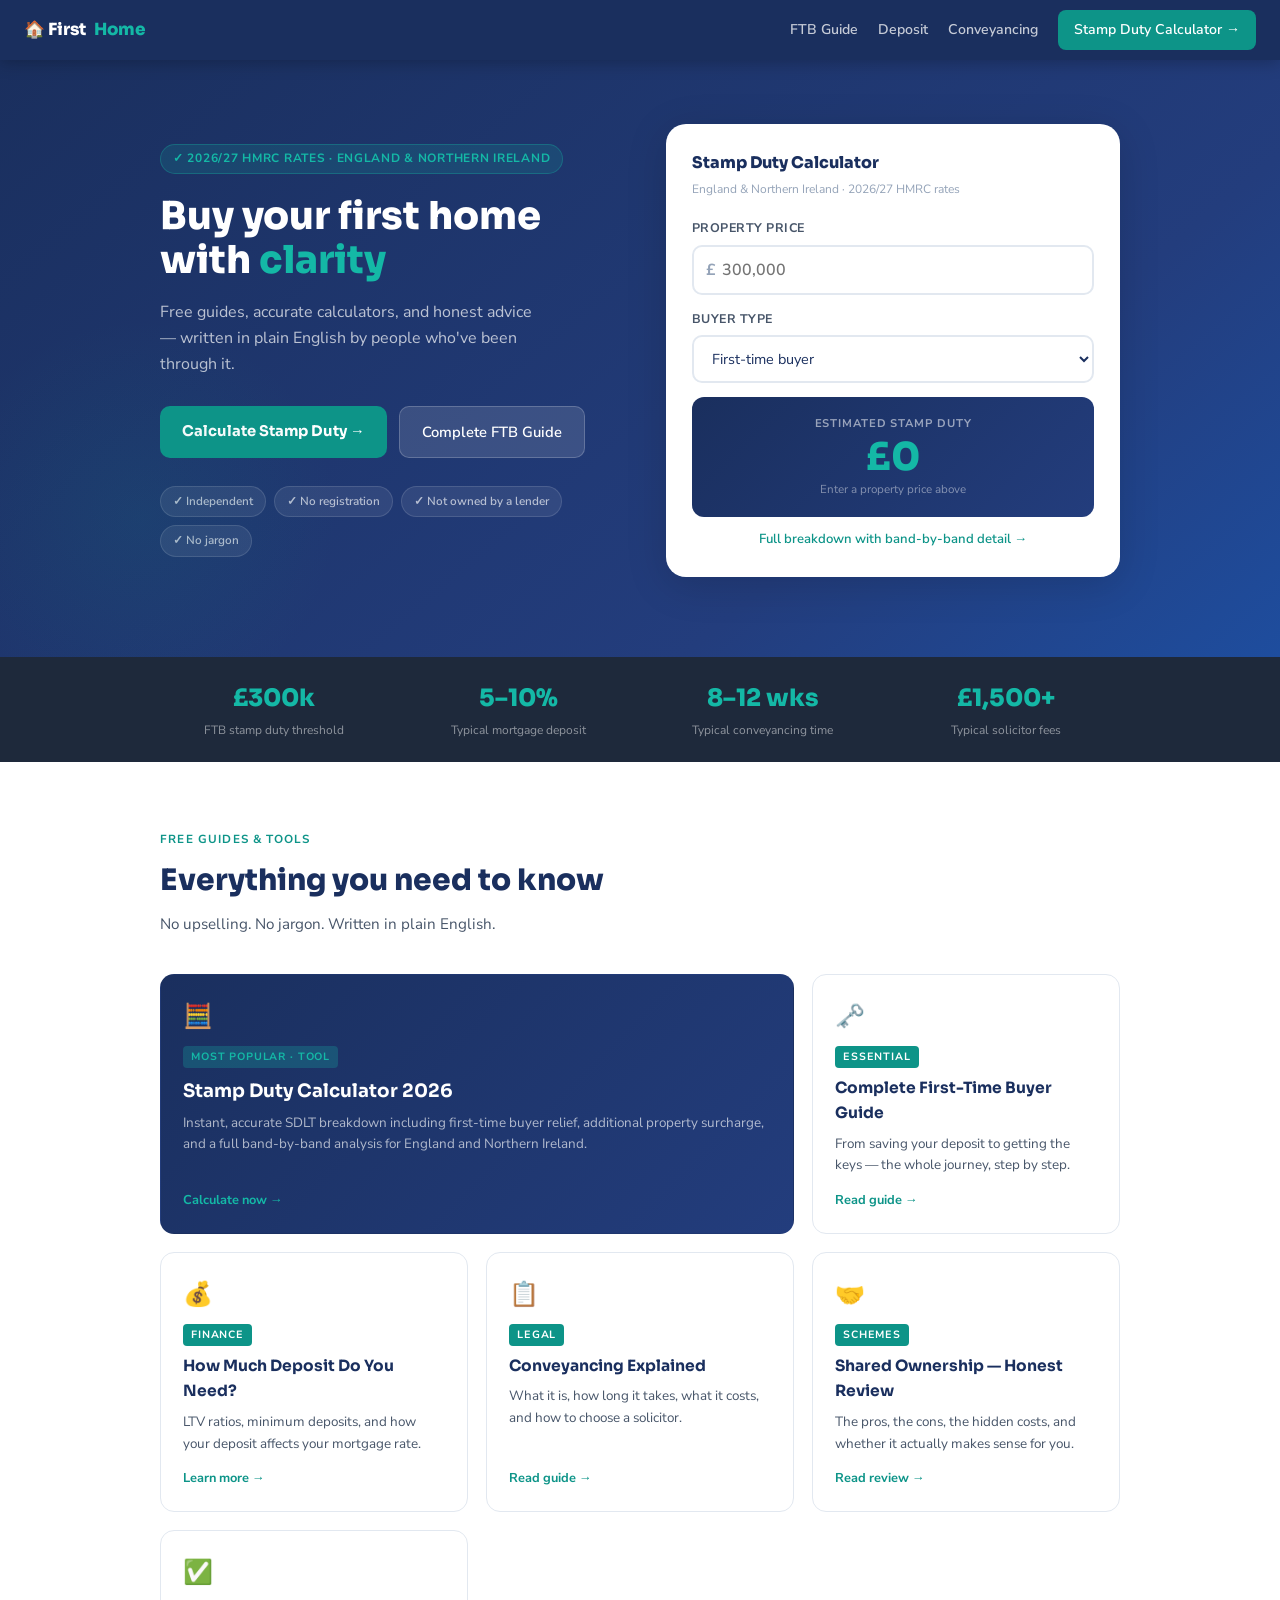
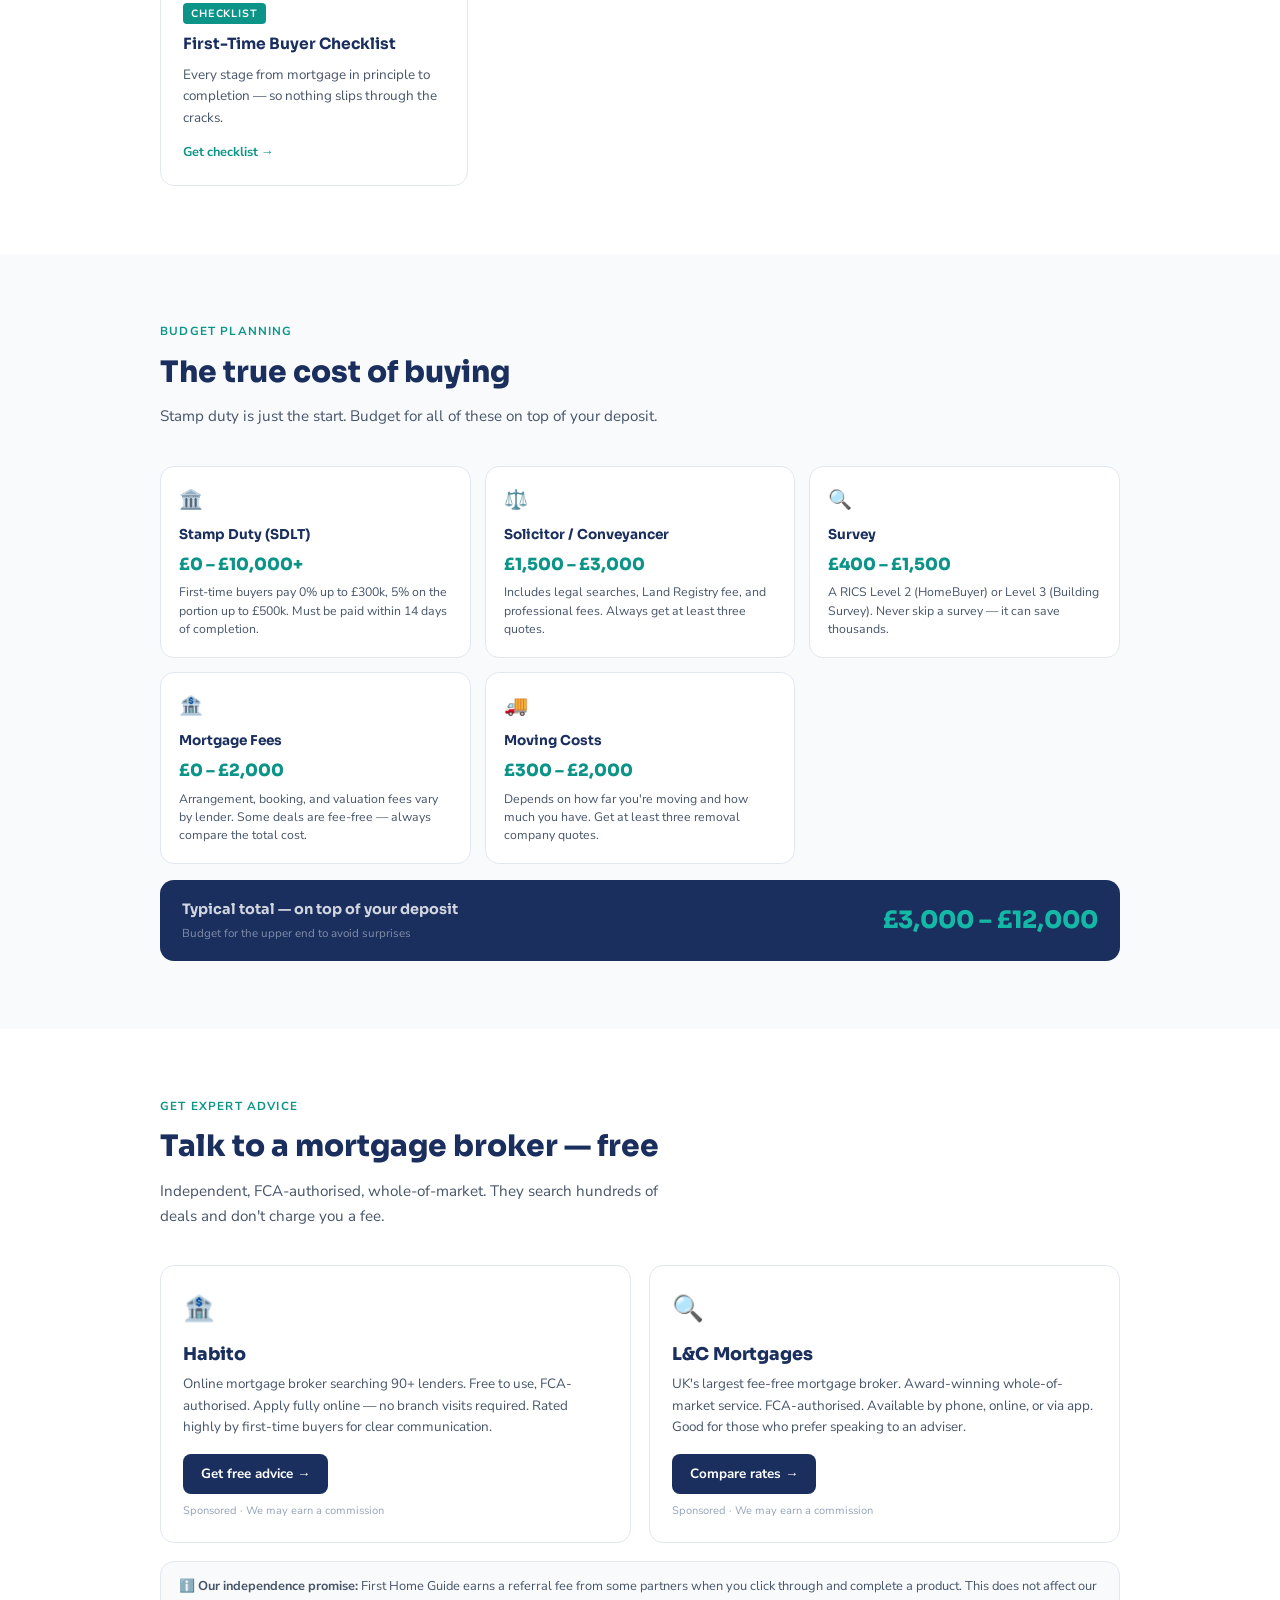
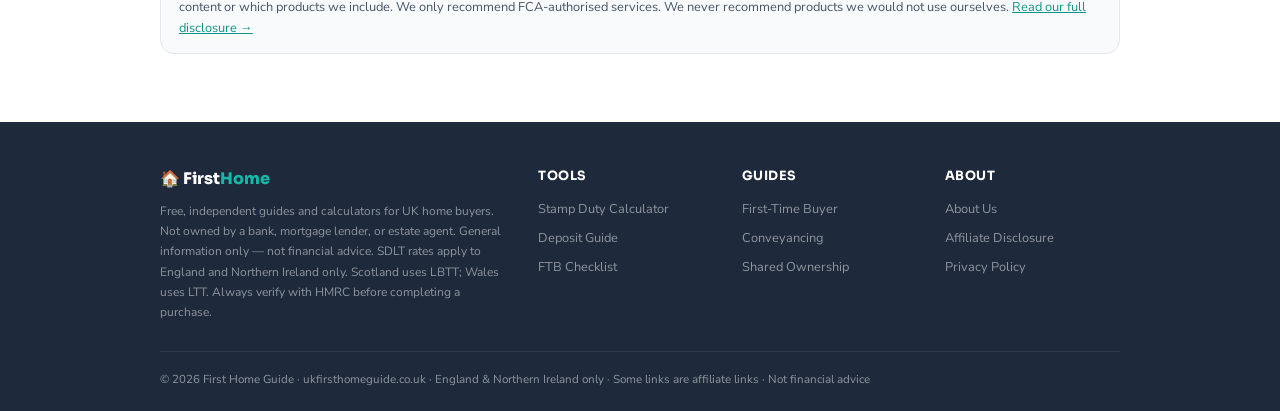
<file: index.html>
<!DOCTYPE html>
<html lang="en">
<head>
  <meta charset="UTF-8" />
  <meta name="viewport" content="width=device-width, initial-scale=1.0" />
  <title>First Home Guide UK — Free Guides & Calculators for UK Buyers</title>
  <meta name="description" content="Free, independent guides for UK home buyers. Stamp duty calculator, mortgage deposit guide, first-time buyer checklist, and more. No jargon, no sales pitch." />
  <link rel="canonical" href="https://www.ukfirsthomeguide.co.uk/" />
  <meta property="og:title" content="First Home Guide UK — Free Guides for UK Buyers" />
  <meta property="og:type" content="website" />
  <meta property="og:url" content="https://www.ukfirsthomeguide.co.uk/" />
  <link rel="preconnect" href="https://fonts.googleapis.com" />
  <link rel="preconnect" href="https://fonts.gstatic.com" crossorigin />
  <link href="https://fonts.googleapis.com/css2?family=Sora:wght@400;600;700;800&family=Nunito+Sans:ital,opsz,wght@0,6..12,400;0,6..12,500;0,6..12,600;1,6..12,400&display=swap" rel="stylesheet" />
  <script type="application/ld+json">
  {"@context":"https://schema.org","@type":"WebSite","name":"First Home Guide UK","url":"https://www.ukfirsthomeguide.co.uk","description":"Free guides and calculators for UK first-time home buyers"}
  </script>
  <style>
    *, *::before, *::after { box-sizing: border-box; margin: 0; padding: 0; }
    :root {
      --navy: #1a2f5e; --navy-mid: #233d7d;
      --teal: #0d9488; --teal-light: #14b8a6;
      --white: #ffffff; --off-white: #f8fafc;
      --grey-100: #f1f5f9; --grey-200: #e2e8f0;
      --grey-400: #94a3b8; --grey-600: #475569; --grey-800: #1e293b;
      --amber: #f59e0b; --amber-bg: #fffbeb; --amber-border: #fde68a;
      --font-head: 'Sora', sans-serif; --font-body: 'Nunito Sans', sans-serif;
      --radius: 14px; --shadow: 0 4px 20px rgba(0,0,0,0.09); --shadow-lg: 0 8px 40px rgba(0,0,0,0.15);
    }
    html { scroll-behavior: smooth; }
    body { font-family: var(--font-body); color: var(--grey-800); background: var(--white); line-height: 1.65; -webkit-font-smoothing: antialiased; }

    nav { position: sticky; top: 0; z-index: 100; background: var(--navy); padding: 0 24px; height: 60px; display: flex; align-items: center; justify-content: space-between; box-shadow: 0 2px 16px rgba(0,0,0,0.25); }
    .nav-logo { font-family: var(--font-head); font-weight: 800; font-size: 1.05rem; color: var(--white); text-decoration: none; display: flex; align-items: center; gap: 8px; }
    .nav-logo span { color: var(--teal-light); }
    .nav-links { display: flex; align-items: center; gap: 20px; }
    .nav-links a { color: rgba(255,255,255,0.75); text-decoration: none; font-size: 0.88rem; font-weight: 600; transition: color 0.2s; }
    .nav-links a:hover { color: var(--white); }
    .nav-cta { background: var(--teal) !important; color: var(--white) !important; padding: 8px 16px; border-radius: 8px; transition: background 0.2s !important; }
    .nav-cta:hover { background: var(--teal-light) !important; }

    .hero { background: linear-gradient(140deg, var(--navy) 0%, var(--navy-mid) 70%, #1e4d9e 100%); padding: 64px 24px 80px; position: relative; overflow: hidden; }
    .hero::after { content: ''; position: absolute; bottom: -60px; left: -60px; width: 400px; height: 400px; background: radial-gradient(circle, rgba(13,148,136,0.1) 0%, transparent 70%); pointer-events: none; }
    .hero-inner { max-width: 960px; margin: 0 auto; display: grid; grid-template-columns: 1fr 1fr; gap: 52px; align-items: center; }
    .hero-badge { display: inline-flex; align-items: center; gap: 6px; background: rgba(20,184,166,0.15); border: 1px solid rgba(20,184,166,0.3); color: var(--teal-light); border-radius: 100px; font-size: 0.75rem; font-weight: 700; letter-spacing: 0.06em; text-transform: uppercase; padding: 4px 12px; margin-bottom: 20px; }
    .hero h1 { font-family: var(--font-head); font-size: 2.4rem; font-weight: 800; color: var(--white); line-height: 1.15; margin-bottom: 16px; }
    .hero h1 span { color: var(--teal-light); }
    .hero-sub { color: rgba(255,255,255,0.7); font-size: 1rem; margin-bottom: 28px; max-width: 380px; }
    .hero-btns { display: flex; gap: 12px; flex-wrap: wrap; margin-bottom: 28px; }
    .btn-primary { display: inline-block; background: var(--teal); color: var(--white); padding: 13px 22px; border-radius: 10px; font-family: var(--font-head); font-size: 0.92rem; font-weight: 700; text-decoration: none; transition: background 0.2s, transform 0.15s; }
    .btn-primary:hover { background: var(--teal-light); transform: translateY(-1px); }
    .btn-secondary { display: inline-block; background: rgba(255,255,255,0.12); color: var(--white); border: 1px solid rgba(255,255,255,0.2); padding: 13px 22px; border-radius: 10px; font-size: 0.92rem; font-weight: 600; text-decoration: none; transition: background 0.2s; }
    .btn-secondary:hover { background: rgba(255,255,255,0.2); }
    .hero-trust { display: flex; flex-wrap: wrap; gap: 8px; }
    .trust-pill { background: rgba(255,255,255,0.08); border: 1px solid rgba(255,255,255,0.12); border-radius: 100px; padding: 5px 12px; font-size: 0.73rem; color: rgba(255,255,255,0.65); font-weight: 600; }

    .hero-calc { background: var(--white); border-radius: 20px; padding: 26px; box-shadow: var(--shadow-lg); }
    .hero-calc-title { font-family: var(--font-head); font-size: 1rem; font-weight: 800; color: var(--navy); margin-bottom: 4px; }
    .hero-calc-sub { font-size: 0.75rem; color: var(--grey-400); margin-bottom: 18px; }
    .calc-label { font-size: 0.78rem; font-weight: 700; color: var(--grey-600); letter-spacing: 0.04em; text-transform: uppercase; margin-bottom: 6px; }
    .calc-hint { font-size: 0.72rem; color: var(--grey-400); margin-bottom: 6px; }
    .calc-input-wrap { position: relative; margin-bottom: 14px; }
    .calc-prefix { position: absolute; left: 14px; top: 50%; transform: translateY(-50%); font-weight: 700; color: var(--grey-400); pointer-events: none; }
    .calc-input { width: 100%; padding: 12px 14px 12px 28px; border: 2px solid var(--grey-200); border-radius: 10px; font-family: var(--font-body); font-size: 1rem; font-weight: 600; color: var(--navy); outline: none; transition: border-color 0.2s; }
    .calc-input:focus { border-color: var(--teal); }
    .calc-select { width: 100%; padding: 11px 14px; border: 2px solid var(--grey-200); border-radius: 10px; font-family: var(--font-body); font-size: 0.9rem; color: var(--navy); background: var(--white); margin-bottom: 14px; outline: none; cursor: pointer; transition: border-color 0.2s; }
    .calc-select:focus { border-color: var(--teal); }
    .calc-result { background: linear-gradient(135deg, var(--navy) 0%, var(--navy-mid) 100%); border-radius: 12px; padding: 18px; text-align: center; }
    .calc-result-label { font-size: 0.7rem; font-weight: 700; color: rgba(255,255,255,0.55); letter-spacing: 0.08em; text-transform: uppercase; margin-bottom: 4px; }
    .calc-result-num { font-family: var(--font-head); font-size: 2.4rem; font-weight: 800; color: var(--teal-light); line-height: 1; }
    .calc-result-sub { font-size: 0.72rem; color: rgba(255,255,255,0.45); margin-top: 4px; }
    .calc-note { background: var(--amber-bg); border: 1px solid var(--amber-border); border-radius: 8px; padding: 8px 12px; margin-top: 12px; font-size: 0.72rem; color: #78350f; }
    .calc-link { display: block; text-align: center; color: var(--teal); font-size: 0.82rem; font-weight: 600; text-decoration: none; margin-top: 12px; }
    .calc-link:hover { color: var(--navy); }

    .stats-strip { background: var(--grey-800); padding: 22px 24px; }
    .stats-inner { max-width: 960px; margin: 0 auto; display: grid; grid-template-columns: repeat(4,1fr); gap: 16px; text-align: center; }
    .stat-num { font-family: var(--font-head); font-size: 1.5rem; font-weight: 800; color: var(--teal-light); }
    .stat-label { font-size: 0.75rem; color: rgba(255,255,255,0.5); margin-top: 2px; }

    .section { padding: 68px 24px; }
    .section-inner { max-width: 960px; margin: 0 auto; }
    .section-label { font-size: 0.73rem; font-weight: 700; color: var(--teal); letter-spacing: 0.1em; text-transform: uppercase; margin-bottom: 6px; }
    .section-title { font-family: var(--font-head); font-size: 1.85rem; font-weight: 800; color: var(--navy); margin-bottom: 8px; }
    .section-sub { color: var(--grey-600); font-size: 0.95rem; margin-bottom: 36px; max-width: 520px; }

    .guides-grid { display: grid; grid-template-columns: repeat(3,1fr); gap: 18px; }
    .guide-card { background: var(--white); border: 1px solid var(--grey-200); border-radius: var(--radius); padding: 22px; text-decoration: none; color: inherit; transition: box-shadow 0.2s, transform 0.2s, border-color 0.2s; display: flex; flex-direction: column; }
    .guide-card:hover { box-shadow: var(--shadow); transform: translateY(-3px); border-color: var(--teal); }
    .guide-card.featured { grid-column: span 2; background: linear-gradient(135deg, var(--navy) 0%, var(--navy-mid) 100%); border-color: transparent; }
    .guide-icon { font-size: 1.5rem; margin-bottom: 10px; }
    .guide-tag { display: inline-block; font-size: 0.66rem; font-weight: 700; letter-spacing: 0.08em; text-transform: uppercase; padding: 2px 8px; border-radius: 4px; background: var(--teal); color: var(--white); margin-bottom: 8px; align-self: flex-start; }
    .guide-card.featured .guide-tag { background: rgba(20,184,166,0.25); color: var(--teal-light); }
    .guide-card h3 { font-family: var(--font-head); font-size: 0.97rem; font-weight: 700; color: var(--navy); margin-bottom: 6px; }
    .guide-card.featured h3 { color: var(--white); font-size: 1.15rem; }
    .guide-card p { font-size: 0.84rem; color: var(--grey-600); line-height: 1.6; flex: 1; }
    .guide-card.featured p { color: rgba(255,255,255,0.65); }
    .guide-arrow { display: inline-flex; align-items: center; gap: 4px; color: var(--teal); font-size: 0.8rem; font-weight: 700; margin-top: 14px; }
    .guide-card.featured .guide-arrow { color: var(--teal-light); }

    .costs-section { background: var(--off-white); }
    .costs-grid { display: grid; grid-template-columns: repeat(3,1fr); gap: 14px; margin-bottom: 16px; }
    .cost-card { background: var(--white); border: 1px solid var(--grey-200); border-radius: var(--radius); padding: 18px; }
    .cost-icon { font-size: 1.2rem; margin-bottom: 8px; }
    .cost-name { font-family: var(--font-head); font-size: 0.85rem; font-weight: 700; color: var(--navy); margin-bottom: 4px; }
    .cost-range { font-family: var(--font-head); font-size: 1.05rem; font-weight: 800; color: var(--teal); margin-bottom: 5px; }
    .cost-desc { font-size: 0.77rem; color: var(--grey-600); line-height: 1.5; }
    .cost-total { background: var(--navy); border-radius: var(--radius); padding: 18px 22px; display: flex; align-items: center; justify-content: space-between; gap: 16px; }
    .cost-total-left .cost-total-label { font-family: var(--font-head); font-weight: 700; color: rgba(255,255,255,0.8); font-size: 0.9rem; }
    .cost-total-left .cost-total-sub { font-size: 0.72rem; color: rgba(255,255,255,0.45); margin-top: 2px; }
    .cost-total-range { font-family: var(--font-head); font-size: 1.5rem; font-weight: 800; color: var(--teal-light); white-space: nowrap; }

    .brokers-grid { display: grid; grid-template-columns: 1fr 1fr; gap: 18px; }
    .broker-card { background: var(--white); border: 1px solid var(--grey-200); border-radius: var(--radius); padding: 22px; transition: box-shadow 0.2s; display: flex; flex-direction: column; }
    .broker-card:hover { box-shadow: var(--shadow); }
    .broker-icon { font-size: 1.6rem; margin-bottom: 10px; }
    .broker-name { font-family: var(--font-head); font-size: 1.1rem; font-weight: 800; color: var(--navy); margin-bottom: 4px; }
    .broker-desc { font-size: 0.84rem; color: var(--grey-600); margin-bottom: 16px; line-height: 1.6; flex: 1; }
    .broker-cta { display: inline-block; background: var(--navy); color: var(--white); padding: 9px 18px; border-radius: 8px; font-size: 0.84rem; font-weight: 700; text-decoration: none; transition: background 0.2s; align-self: flex-start; }
    .broker-cta:hover { background: var(--navy-mid); }
    .broker-label { font-size: 0.68rem; color: var(--grey-400); margin-top: 8px; }
    .independence-note { background: var(--off-white); border: 1px solid var(--grey-200); border-radius: var(--radius); padding: 14px 18px; margin-top: 18px; font-size: 0.8rem; color: var(--grey-600); line-height: 1.65; }
    .independence-note a { color: var(--teal); }

    footer { background: var(--grey-800); color: rgba(255,255,255,0.5); padding: 44px 24px 22px; }
    .footer-grid { max-width: 960px; margin: 0 auto; display: grid; grid-template-columns: 2fr 1fr 1fr 1fr; gap: 28px; margin-bottom: 28px; }
    .footer-brand { font-family: var(--font-head); font-size: 1rem; font-weight: 800; color: var(--white); margin-bottom: 8px; }
    .footer-brand span { color: var(--teal-light); }
    .footer-desc { font-size: 0.75rem; line-height: 1.7; }
    .footer-col h4 { font-family: var(--font-head); font-weight: 700; color: var(--white); font-size: 0.8rem; margin-bottom: 12px; letter-spacing: 0.04em; text-transform: uppercase; }
    .footer-col a { display: block; color: rgba(255,255,255,0.5); text-decoration: none; font-size: 0.8rem; margin-bottom: 8px; transition: color 0.2s; }
    .footer-col a:hover { color: var(--white); }
    .footer-bottom { max-width: 960px; margin: 0 auto; padding-top: 18px; border-top: 1px solid rgba(255,255,255,0.08); font-size: 0.72rem; }

    @media (max-width: 768px) {
      .hero-inner { grid-template-columns: 1fr; gap: 28px; }
      .hero h1 { font-size: 1.85rem; }
      .guides-grid { grid-template-columns: 1fr; }
      .guide-card.featured { grid-column: span 1; }
      .costs-grid { grid-template-columns: 1fr 1fr; }
      .brokers-grid { grid-template-columns: 1fr; }
      .stats-inner { grid-template-columns: repeat(2,1fr); }
      .footer-grid { grid-template-columns: 1fr 1fr; }
      .section-title { font-size: 1.55rem; }
      .cost-total { flex-direction: column; gap: 8px; }
    }
  </style>
  <script type="application/ld+json">
  {
    "@context": "https://schema.org",
    "@type": "FAQPage",
    "mainEntity": [
      {
        "@type": "Question",
        "name": "How much stamp duty does a first-time buyer pay in 2026?",
        "acceptedAnswer": {
          "@type": "Answer",
          "text": "First-time buyers in England and Northern Ireland pay no stamp duty on homes up to £300,000. Between £300,000 and £500,000 they pay 5% on the portion above £300,000. Above £500,000 first-time buyer relief does not apply and standard rates are charged."
        }
      },
      {
        "@type": "Question",
        "name": "When do I have to pay stamp duty?",
        "acceptedAnswer": {
          "@type": "Answer",
          "text": "Stamp duty must be paid to HMRC within 14 days of completion. Your solicitor or conveyancer normally files the return and pays on your behalf, adding the amount to your completion statement."
        }
      },
      {
        "@type": "Question",
        "name": "What is the stamp duty surcharge on a second home?",
        "acceptedAnswer": {
          "@type": "Answer",
          "text": "Additional properties such as buy-to-let or second homes carry a 5% surcharge on top of standard rates on every band (increased from 3% in October 2024). You may reclaim the surcharge if you sell your previous main home within 36 months."
        }
      },
      {
        "@type": "Question",
        "name": "Do both buyers need to be first-time buyers to claim relief?",
        "acceptedAnswer": {
          "@type": "Answer",
          "text": "Yes. To claim first-time buyer stamp duty relief, every buyer named on the property must be a first-time buyer. If one buyer has owned property before, the whole purchase is charged at standard rates."
        }
      }
    ]
  }
  </script>
</head>
<body>

<nav>
  <a href="/" class="nav-logo">🏠 First<span>Home</span></a>
  <div class="nav-links">
    <a href="/first-time-buyer-guide.html">FTB Guide</a>
    <a href="/mortgage-deposit-guide.html">Deposit</a>
    <a href="/conveyancing-guide.html">Conveyancing</a>
    <a href="/stamp-duty-calculator.html" class="nav-cta">Stamp Duty Calculator →</a>
  </div>
</nav>

<section class="hero">
  <div class="hero-inner">
    <div>
      <div class="hero-badge">✓ 2026/27 HMRC rates · England & Northern Ireland</div>
      <h1>Buy your first home with <span>clarity</span></h1>
      <p class="hero-sub">Free guides, accurate calculators, and honest advice — written in plain English by people who've been through it.</p>
      <div class="hero-btns">
        <a href="/stamp-duty-calculator.html" class="btn-primary">Calculate Stamp Duty →</a>
        <a href="/first-time-buyer-guide.html" class="btn-secondary">Complete FTB Guide</a>
      </div>
      <div class="hero-trust">
        <span class="trust-pill">✓ Independent</span>
        <span class="trust-pill">✓ No registration</span>
        <span class="trust-pill">✓ Not owned by a lender</span>
        <span class="trust-pill">✓ No jargon</span>
      </div>
    </div>

    <div class="hero-calc">
      <div class="hero-calc-title">Stamp Duty Calculator</div>
      <div class="hero-calc-sub">England & Northern Ireland · 2026/27 HMRC rates</div>

      <div class="calc-label">Property price</div>
      <div class="calc-input-wrap">
        <span class="calc-prefix">£</span>
        <input class="calc-input" type="number" id="propertyPrice" placeholder="300,000" min="0" />
      </div>

      <div class="calc-label">Buyer type</div>
      <select class="calc-select" id="buyerType">
        <option value="ftb">First-time buyer</option>
        <option value="standard">Standard buyer (moving home)</option>
        <option value="additional">Additional property (BTL / second home)</option>
      </select>

      <div class="calc-result">
        <div class="calc-result-label">Estimated stamp duty</div>
        <div class="calc-result-num" id="sdltResult">£0</div>
        <div class="calc-result-sub" id="sdltSub">Enter a property price above</div>
      </div>

      <div class="calc-note" id="calcNote" style="display:none"></div>
      <a href="/stamp-duty-calculator.html" class="calc-link">Full breakdown with band-by-band detail →</a>
    </div>
  </div>
</section>

<div class="stats-strip">
  <div class="stats-inner">
    <div><div class="stat-num">£300k</div><div class="stat-label">FTB stamp duty threshold</div></div>
    <div><div class="stat-num">5–10%</div><div class="stat-label">Typical mortgage deposit</div></div>
    <div><div class="stat-num">8–12 wks</div><div class="stat-label">Typical conveyancing time</div></div>
    <div><div class="stat-num">£1,500+</div><div class="stat-label">Typical solicitor fees</div></div>
  </div>
</div>

<section class="section">
  <div class="section-inner">
    <div class="section-label">Free guides & tools</div>
    <h2 class="section-title">Everything you need to know</h2>
    <p class="section-sub">No upselling. No jargon. Written in plain English.</p>
    <div class="guides-grid">
      <a href="/stamp-duty-calculator.html" class="guide-card featured">
        <div class="guide-icon">🧮</div>
        <span class="guide-tag">Most Popular · Tool</span>
        <h3>Stamp Duty Calculator 2026</h3>
        <p>Instant, accurate SDLT breakdown including first-time buyer relief, additional property surcharge, and a full band-by-band analysis for England and Northern Ireland.</p>
        <span class="guide-arrow">Calculate now →</span>
      </a>
      <a href="/first-time-buyer-guide.html" class="guide-card">
        <div class="guide-icon">🗝️</div>
        <span class="guide-tag">Essential</span>
        <h3>Complete First-Time Buyer Guide</h3>
        <p>From saving your deposit to getting the keys — the whole journey, step by step.</p>
        <span class="guide-arrow">Read guide →</span>
      </a>
      <a href="/mortgage-deposit-guide.html" class="guide-card">
        <div class="guide-icon">💰</div>
        <span class="guide-tag">Finance</span>
        <h3>How Much Deposit Do You Need?</h3>
        <p>LTV ratios, minimum deposits, and how your deposit affects your mortgage rate.</p>
        <span class="guide-arrow">Learn more →</span>
      </a>
      <a href="/conveyancing-guide.html" class="guide-card">
        <div class="guide-icon">📋</div>
        <span class="guide-tag">Legal</span>
        <h3>Conveyancing Explained</h3>
        <p>What it is, how long it takes, what it costs, and how to choose a solicitor.</p>
        <span class="guide-arrow">Read guide →</span>
      </a>
      <a href="/shared-ownership-guide.html" class="guide-card">
        <div class="guide-icon">🤝</div>
        <span class="guide-tag">Schemes</span>
        <h3>Shared Ownership — Honest Review</h3>
        <p>The pros, the cons, the hidden costs, and whether it actually makes sense for you.</p>
        <span class="guide-arrow">Read review →</span>
      </a>
      <a href="/first-time-buyer-checklist.html" class="guide-card">
        <div class="guide-icon">✅</div>
        <span class="guide-tag">Checklist</span>
        <h3>First-Time Buyer Checklist</h3>
        <p>Every stage from mortgage in principle to completion — so nothing slips through the cracks.</p>
        <span class="guide-arrow">Get checklist →</span>
      </a>
    </div>
  </div>
</section>

<section class="section costs-section">
  <div class="section-inner">
    <div class="section-label">Budget planning</div>
    <h2 class="section-title">The true cost of buying</h2>
    <p class="section-sub">Stamp duty is just the start. Budget for all of these on top of your deposit.</p>
    <div class="costs-grid">
      <div class="cost-card">
        <div class="cost-icon">🏛️</div>
        <div class="cost-name">Stamp Duty (SDLT)</div>
        <div class="cost-range">£0 – £10,000+</div>
        <div class="cost-desc">First-time buyers pay 0% up to £300k, 5% on the portion up to £500k. Must be paid within 14 days of completion.</div>
      </div>
      <div class="cost-card">
        <div class="cost-icon">⚖️</div>
        <div class="cost-name">Solicitor / Conveyancer</div>
        <div class="cost-range">£1,500 – £3,000</div>
        <div class="cost-desc">Includes legal searches, Land Registry fee, and professional fees. Always get at least three quotes.</div>
      </div>
      <div class="cost-card">
        <div class="cost-icon">🔍</div>
        <div class="cost-name">Survey</div>
        <div class="cost-range">£400 – £1,500</div>
        <div class="cost-desc">A RICS Level 2 (HomeBuyer) or Level 3 (Building Survey). Never skip a survey — it can save thousands.</div>
      </div>
      <div class="cost-card">
        <div class="cost-icon">🏦</div>
        <div class="cost-name">Mortgage Fees</div>
        <div class="cost-range">£0 – £2,000</div>
        <div class="cost-desc">Arrangement, booking, and valuation fees vary by lender. Some deals are fee-free — always compare the total cost.</div>
      </div>
      <div class="cost-card">
        <div class="cost-icon">🚚</div>
        <div class="cost-name">Moving Costs</div>
        <div class="cost-range">£300 – £2,000</div>
        <div class="cost-desc">Depends on how far you're moving and how much you have. Get at least three removal company quotes.</div>
      </div>
    </div>
    <div class="cost-total">
      <div class="cost-total-left">
        <div class="cost-total-label">Typical total — on top of your deposit</div>
        <div class="cost-total-sub">Budget for the upper end to avoid surprises</div>
      </div>
      <div class="cost-total-range">£3,000 – £12,000</div>
    </div>
  </div>
</section>

<section class="section">
  <div class="section-inner">
    <div class="section-label">Get expert advice</div>
    <h2 class="section-title">Talk to a mortgage broker — free</h2>
    <p class="section-sub">Independent, FCA-authorised, whole-of-market. They search hundreds of deals and don't charge you a fee.</p>
    <div class="brokers-grid">
      <div class="broker-card">
        <div class="broker-icon">🏦</div>
        <div class="broker-name">Habito</div>
        <div class="broker-desc">Online mortgage broker searching 90+ lenders. Free to use, FCA-authorised. Apply fully online — no branch visits required. Rated highly by first-time buyers for clear communication.</div>
        <a href="https://www.habito.com/" class="broker-cta">Get free advice →</a>
        <div class="broker-label">Sponsored · We may earn a commission</div>
      </div>
      <div class="broker-card">
        <div class="broker-icon">🔍</div>
        <div class="broker-name">L&C Mortgages</div>
        <div class="broker-desc">UK's largest fee-free mortgage broker. Award-winning whole-of-market service. FCA-authorised. Available by phone, online, or via app. Good for those who prefer speaking to an adviser.</div>
        <a href="https://www.landc.co.uk/" class="broker-cta">Compare rates →</a>
        <div class="broker-label">Sponsored · We may earn a commission</div>
      </div>
    </div>
    <div class="independence-note">
      ℹ️ <strong>Our independence promise:</strong> First Home Guide earns a referral fee from some partners when you click through and complete a product. This does not affect our content or which products we include. We only recommend FCA-authorised services. We never recommend products we would not use ourselves. <a href="/about.html">Read our full disclosure →</a>
    </div>
  </div>
</section>

<footer>
  <div class="footer-grid">
    <div>
      <div class="footer-brand">🏠 First<span>Home</span></div>
      <p class="footer-desc">Free, independent guides and calculators for UK home buyers. Not owned by a bank, mortgage lender, or estate agent. General information only — not financial advice. SDLT rates apply to England and Northern Ireland only. Scotland uses LBTT; Wales uses LTT. Always verify with HMRC before completing a purchase.</p>
    </div>
    <div class="footer-col">
      <h4>Tools</h4>
      <a href="/stamp-duty-calculator.html">Stamp Duty Calculator</a>
      <a href="/mortgage-deposit-guide.html">Deposit Guide</a>
      <a href="/first-time-buyer-checklist.html">FTB Checklist</a>
    </div>
    <div class="footer-col">
      <h4>Guides</h4>
      <a href="/first-time-buyer-guide.html">First-Time Buyer</a>
      <a href="/conveyancing-guide.html">Conveyancing</a>
      <a href="/shared-ownership-guide.html">Shared Ownership</a>
    </div>
    <div class="footer-col">
      <h4>About</h4>
      <a href="/about.html">About Us</a>
      <a href="/about.html#affiliate">Affiliate Disclosure</a>
      <a href="/privacy.html">Privacy Policy</a>
    </div>
  </div>
  <div class="footer-bottom">© 2026 First Home Guide · ukfirsthomeguide.co.uk · England & Northern Ireland only · Some links are affiliate links · Not financial advice</div>
</footer>

<script>
  // SDLT calculator — verified against HMRC 2026/27 published rates
  // Standard residential bands (England & Northern Ireland)
  // Source: gov.uk/stamp-duty-land-tax/residential-property-rates
  function calcSDLT(price, type) {
    if (!price || price <= 0) return 0;
    price = Math.round(price);
    let tax = 0;

    if (type === 'ftb') {
      // FTB relief: 0% up to £300,000; 5% on £300,001–£500,000
      // If property > £500,000: FTB relief is entirely withdrawn — standard rates apply
      if (price > 500000) return calcSDLT(price, 'standard');
      // FTB rates
      const bands = [[0, 300000, 0], [300000, 500000, 0.05]];
      bands.forEach(([lo, hi, rate]) => { if (price > lo) tax += (Math.min(price, hi) - lo) * rate; });

    } else if (type === 'standard') {
      // Standard residential rates
      const bands = [
        [0,       125000,   0],
        [125000,  250000,   0.02],
        [250000,  925000,   0.05],
        [925000,  1500000,  0.10],
        [1500000, Infinity, 0.12]
      ];
      bands.forEach(([lo, hi, rate]) => { if (price > lo) tax += (Math.min(price, hi) - lo) * rate; });

    } else if (type === 'additional') {
      // Additional property: standard rates + 5% surcharge on every band
      // Surcharge increased from 3% to 5% on 31 October 2024
      const bands = [
        [0,       125000,   0.05],  // 0% + 5% surcharge
        [125000,  250000,   0.07],  // 2% + 5% surcharge
        [250000,  925000,   0.10],  // 5% + 5% surcharge
        [925000,  1500000,  0.15],  // 10% + 5% surcharge
        [1500000, Infinity, 0.17]   // 12% + 5% surcharge
      ];
      bands.forEach(([lo, hi, rate]) => { if (price > lo) tax += (Math.min(price, hi) - lo) * rate; });
    }

    return Math.round(tax);
  }

  const priceInput  = document.getElementById('propertyPrice');
  const typeSelect  = document.getElementById('buyerType');
  const resultEl    = document.getElementById('sdltResult');
  const subEl       = document.getElementById('sdltSub');
  const noteEl      = document.getElementById('calcNote');

  function update() {
    const price = parseFloat(priceInput.value) || 0;
    const type  = typeSelect.value;

    if (price <= 0) {
      resultEl.textContent = '£0';
      subEl.textContent = 'Enter a property price above';
      noteEl.style.display = 'none';
      return;
    }

    const tax = calcSDLT(price, type);
    resultEl.textContent = '£' + tax.toLocaleString('en-GB');

    const pct = ((tax / price) * 100).toFixed(1);
    subEl.textContent = pct + '% of property price';

    // Context-specific notes
    let note = '';
    if (type === 'ftb') {
      if (price <= 300000) {
        note = '✓ First-time buyer relief applies — no stamp duty on this property.';
      } else if (price <= 500000) {
        const saving = calcSDLT(price, 'standard') - tax;
        note = '✓ First-time buyer relief applied — saving you £' + saving.toLocaleString('en-GB') + ' vs standard rates. All buyers on the title must be first-time buyers to qualify.';
      } else {
        note = '⚠️ Property above £500,000 — first-time buyer relief does not apply. Standard rates used. All buyers must still be first-time buyers.';
      }
    } else if (type === 'additional') {
      note = 'Additional property surcharge: 5% added on top of standard rates on every band (increased from 3% in October 2024). You may reclaim the surcharge if you sell your previous main home within 36 months.';
    } else {
      note = 'England & Northern Ireland only. Scotland uses LBTT. Wales uses LTT. SDLT must be paid within 14 days of completion — your solicitor typically handles this.';
    }

    if (note) {
      noteEl.textContent = note;
      noteEl.style.display = 'block';
    }
  }

  priceInput.addEventListener('input', update);
  typeSelect.addEventListener('change', update);
</script>

</body>
</html>
</file>
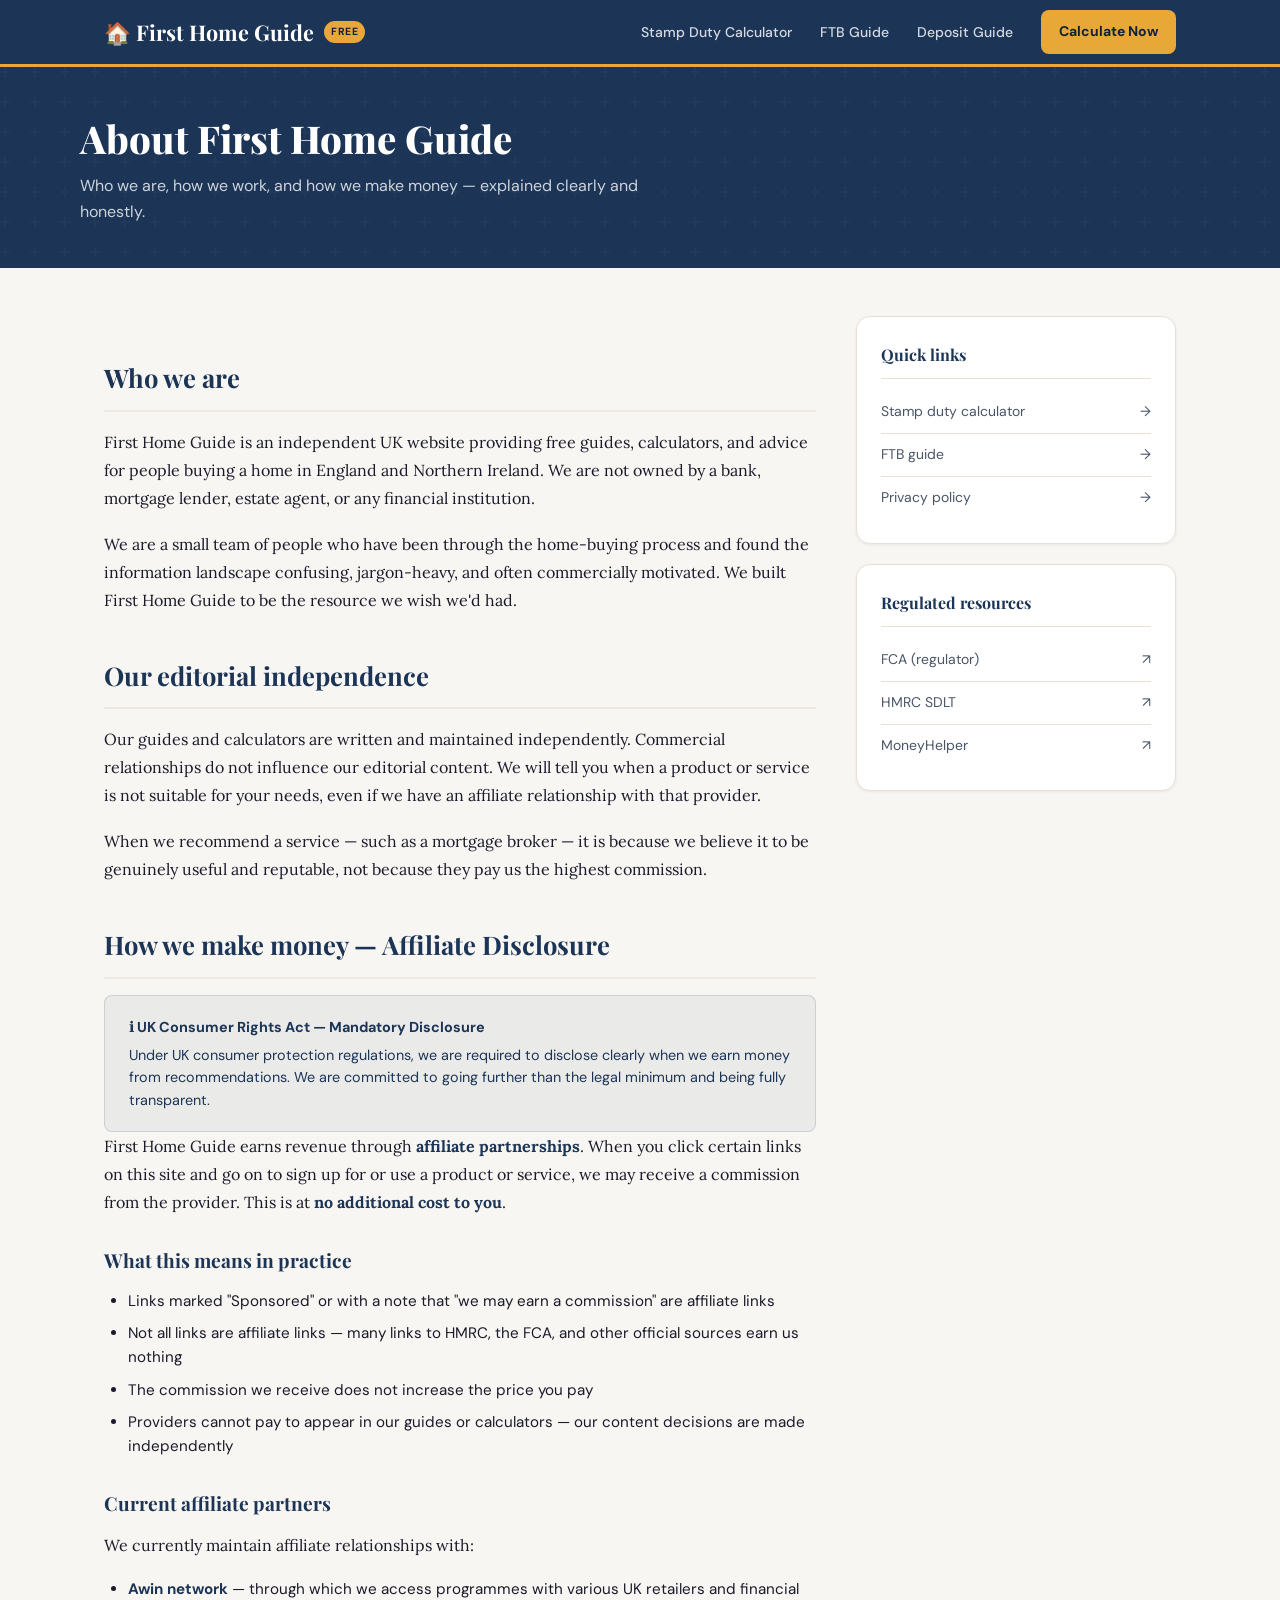
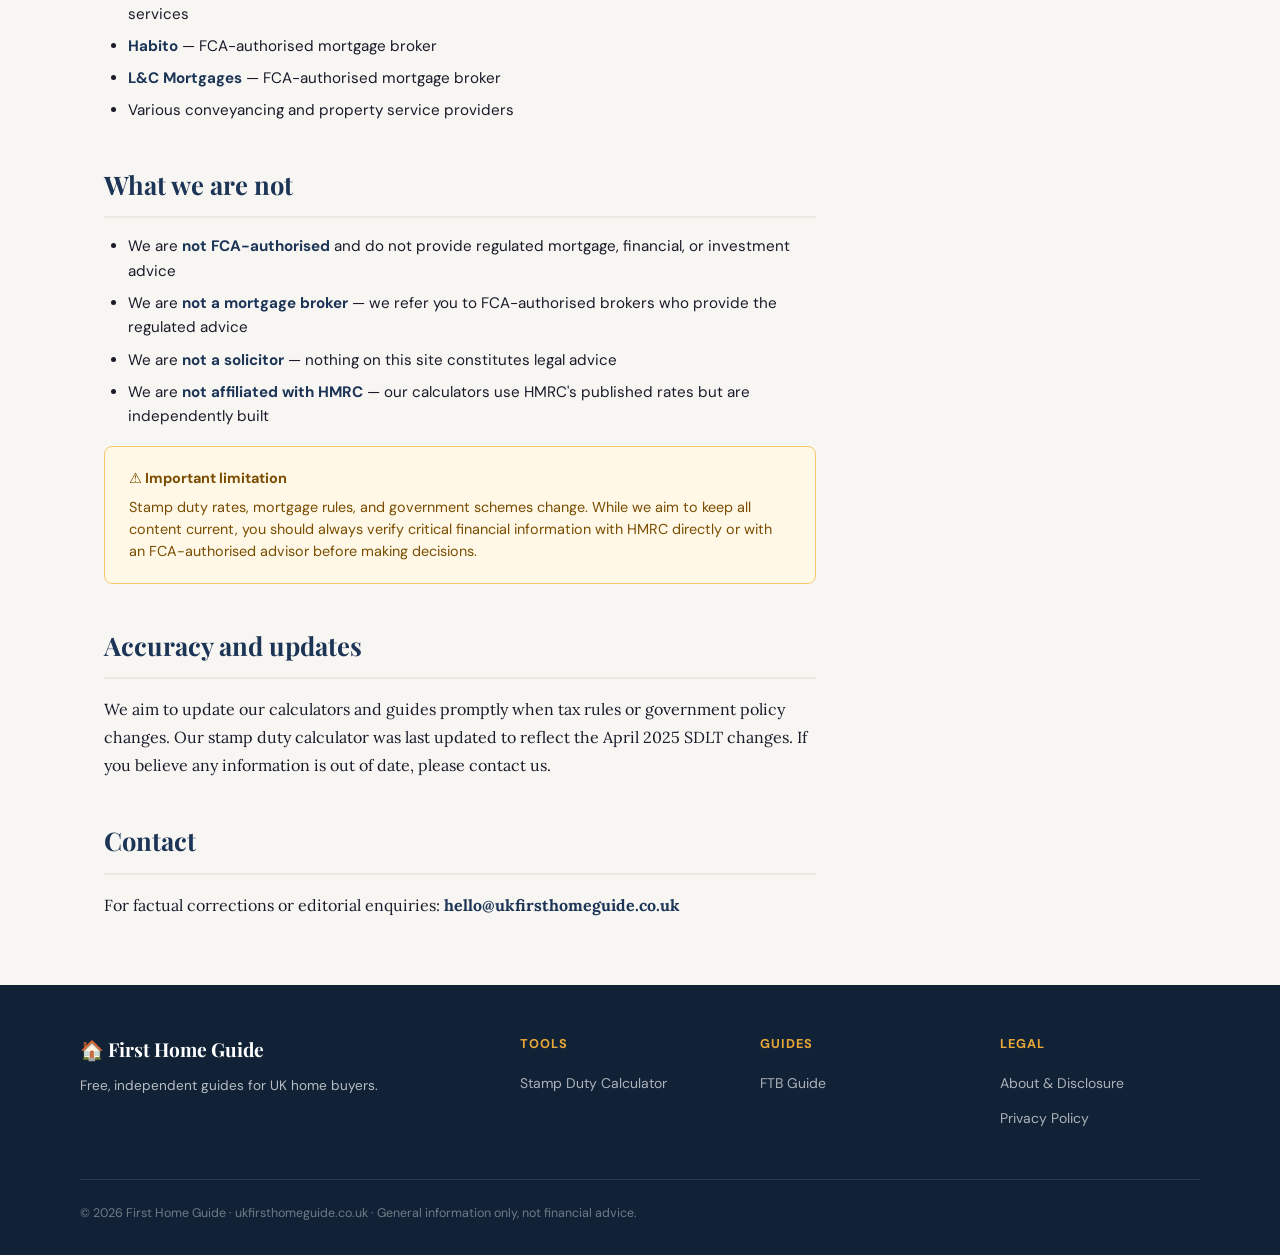
<file: about.html>
<!DOCTYPE html>
<html lang="en">
<head>
  <meta charset="UTF-8" />
  <meta name="viewport" content="width=device-width, initial-scale=1.0" />
  <title>About First Home Guide — Independent UK Property Advice & Affiliate Disclosure</title>
  <meta name="description" content="About First Home Guide UK — our editorial independence, how we make money, and our affiliate disclosure. We never compromise editorial content for commercial relationships." />
  <link rel="canonical" href="https://www.ukfirsthomeguide.co.uk/about.html" />
  <link rel="stylesheet" href="css/style.css" />
</head>
<body>

<nav class="nav">
  <div class="nav-inner">
    <a href="/" class="nav-logo">🏠 First Home Guide <span class="nav-logo-badge">Free</span></a>
    <ul class="nav-links" id="navLinks">
      <li><a href="stamp-duty-calculator.html">Stamp Duty Calculator</a></li>
      <li><a href="first-time-buyer-guide.html">FTB Guide</a></li>
      <li><a href="mortgage-deposit-guide.html">Deposit Guide</a></li>
      <li><a href="stamp-duty-calculator.html" class="nav-cta btn btn-sm">Calculate Now</a></li>
    </ul>
    <button class="nav-mobile-toggle" onclick="document.getElementById('navLinks').classList.toggle('open')">☰</button>
  </div>
</nav>

<section class="page-hero hero">
  <div class="hero-inner">
    <h1>About First Home Guide</h1>
    <p class="hero-sub">Who we are, how we work, and how we make money — explained clearly and honestly.</p>
  </div>
</section>

<div class="article-layout">
  <article class="article-content">

    <h2>Who we are</h2>
    <p>First Home Guide is an independent UK website providing free guides, calculators, and advice for people buying a home in England and Northern Ireland. We are not owned by a bank, mortgage lender, estate agent, or any financial institution.</p>
    <p>We are a small team of people who have been through the home-buying process and found the information landscape confusing, jargon-heavy, and often commercially motivated. We built First Home Guide to be the resource we wish we'd had.</p>

    <h2>Our editorial independence</h2>
    <p>Our guides and calculators are written and maintained independently. Commercial relationships do not influence our editorial content. We will tell you when a product or service is not suitable for your needs, even if we have an affiliate relationship with that provider.</p>
    <p>When we recommend a service — such as a mortgage broker — it is because we believe it to be genuinely useful and reputable, not because they pay us the highest commission.</p>

    <h2 id="affiliate">How we make money — Affiliate Disclosure</h2>

    <div class="callout callout-info">
      <div class="callout-title">ℹ️ UK Consumer Rights Act — Mandatory Disclosure</div>
      Under UK consumer protection regulations, we are required to disclose clearly when we earn money from recommendations. We are committed to going further than the legal minimum and being fully transparent.
    </div>

    <p>First Home Guide earns revenue through <strong>affiliate partnerships</strong>. When you click certain links on this site and go on to sign up for or use a product or service, we may receive a commission from the provider. This is at <strong>no additional cost to you</strong>.</p>

    <h3>What this means in practice</h3>
    <ul>
      <li>Links marked "Sponsored" or with a note that "we may earn a commission" are affiliate links</li>
      <li>Not all links are affiliate links — many links to HMRC, the FCA, and other official sources earn us nothing</li>
      <li>The commission we receive does not increase the price you pay</li>
      <li>Providers cannot pay to appear in our guides or calculators — our content decisions are made independently</li>
    </ul>

    <h3>Current affiliate partners</h3>
    <p>We currently maintain affiliate relationships with:</p>
    <ul>
      <li><strong>Awin network</strong> — through which we access programmes with various UK retailers and financial services</li>
      <li><strong>Habito</strong> — FCA-authorised mortgage broker</li>
      <li><strong>L&C Mortgages</strong> — FCA-authorised mortgage broker</li>
      <li>Various conveyancing and property service providers</li>
    </ul>

    <h2>What we are not</h2>
    <ul>
      <li>We are <strong>not FCA-authorised</strong> and do not provide regulated mortgage, financial, or investment advice</li>
      <li>We are <strong>not a mortgage broker</strong> — we refer you to FCA-authorised brokers who provide the regulated advice</li>
      <li>We are <strong>not a solicitor</strong> — nothing on this site constitutes legal advice</li>
      <li>We are <strong>not affiliated with HMRC</strong> — our calculators use HMRC's published rates but are independently built</li>
    </ul>

    <div class="callout callout-warning">
      <div class="callout-title">⚠️ Important limitation</div>
      Stamp duty rates, mortgage rules, and government schemes change. While we aim to keep all content current, you should always verify critical financial information with HMRC directly or with an FCA-authorised advisor before making decisions.
    </div>

    <h2>Accuracy and updates</h2>
    <p>We aim to update our calculators and guides promptly when tax rules or government policy changes. Our stamp duty calculator was last updated to reflect the April 2025 SDLT changes. If you believe any information is out of date, please contact us.</p>

    <h2>Contact</h2>
    <p>For factual corrections or editorial enquiries: <strong>hello@ukfirsthomeguide.co.uk</strong></p>

  </article>

  <aside class="sidebar">
    <div class="sidebar-card">
      <h4>Quick links</h4>
      <a href="stamp-duty-calculator.html" class="sidebar-link"><span>Stamp duty calculator</span><span>→</span></a>
      <a href="first-time-buyer-guide.html" class="sidebar-link"><span>FTB guide</span><span>→</span></a>
      <a href="privacy.html" class="sidebar-link"><span>Privacy policy</span><span>→</span></a>
    </div>
    <div class="sidebar-card">
      <h4>Regulated resources</h4>
      <a href="https://www.fca.org.uk" target="_blank" rel="noopener" class="sidebar-link"><span>FCA (regulator)</span><span>↗</span></a>
      <a href="https://www.gov.uk/stamp-duty-land-tax" target="_blank" rel="noopener" class="sidebar-link"><span>HMRC SDLT</span><span>↗</span></a>
      <a href="https://www.moneyhelper.org.uk" target="_blank" rel="noopener" class="sidebar-link"><span>MoneyHelper</span><span>↗</span></a>
    </div>
  </aside>
</div>

<footer class="footer">
  <div class="footer-inner">
    <div class="footer-grid">
      <div class="footer-brand"><h3>🏠 First Home Guide</h3><p>Free, independent guides for UK home buyers.</p></div>
      <div class="footer-col"><h4>Tools</h4><ul><li><a href="stamp-duty-calculator.html">Stamp Duty Calculator</a></li></ul></div>
      <div class="footer-col"><h4>Guides</h4><ul><li><a href="first-time-buyer-guide.html">FTB Guide</a></li></ul></div>
      <div class="footer-col"><h4>Legal</h4><ul><li><a href="about.html">About & Disclosure</a></li><li><a href="privacy.html">Privacy Policy</a></li></ul></div>
    </div>
    <div class="footer-bottom">
      <div class="footer-legal">© 2026 First Home Guide · ukfirsthomeguide.co.uk · General information only, not financial advice.</div>
    </div>
  </div>
</footer>

</body>
</html>
</file>
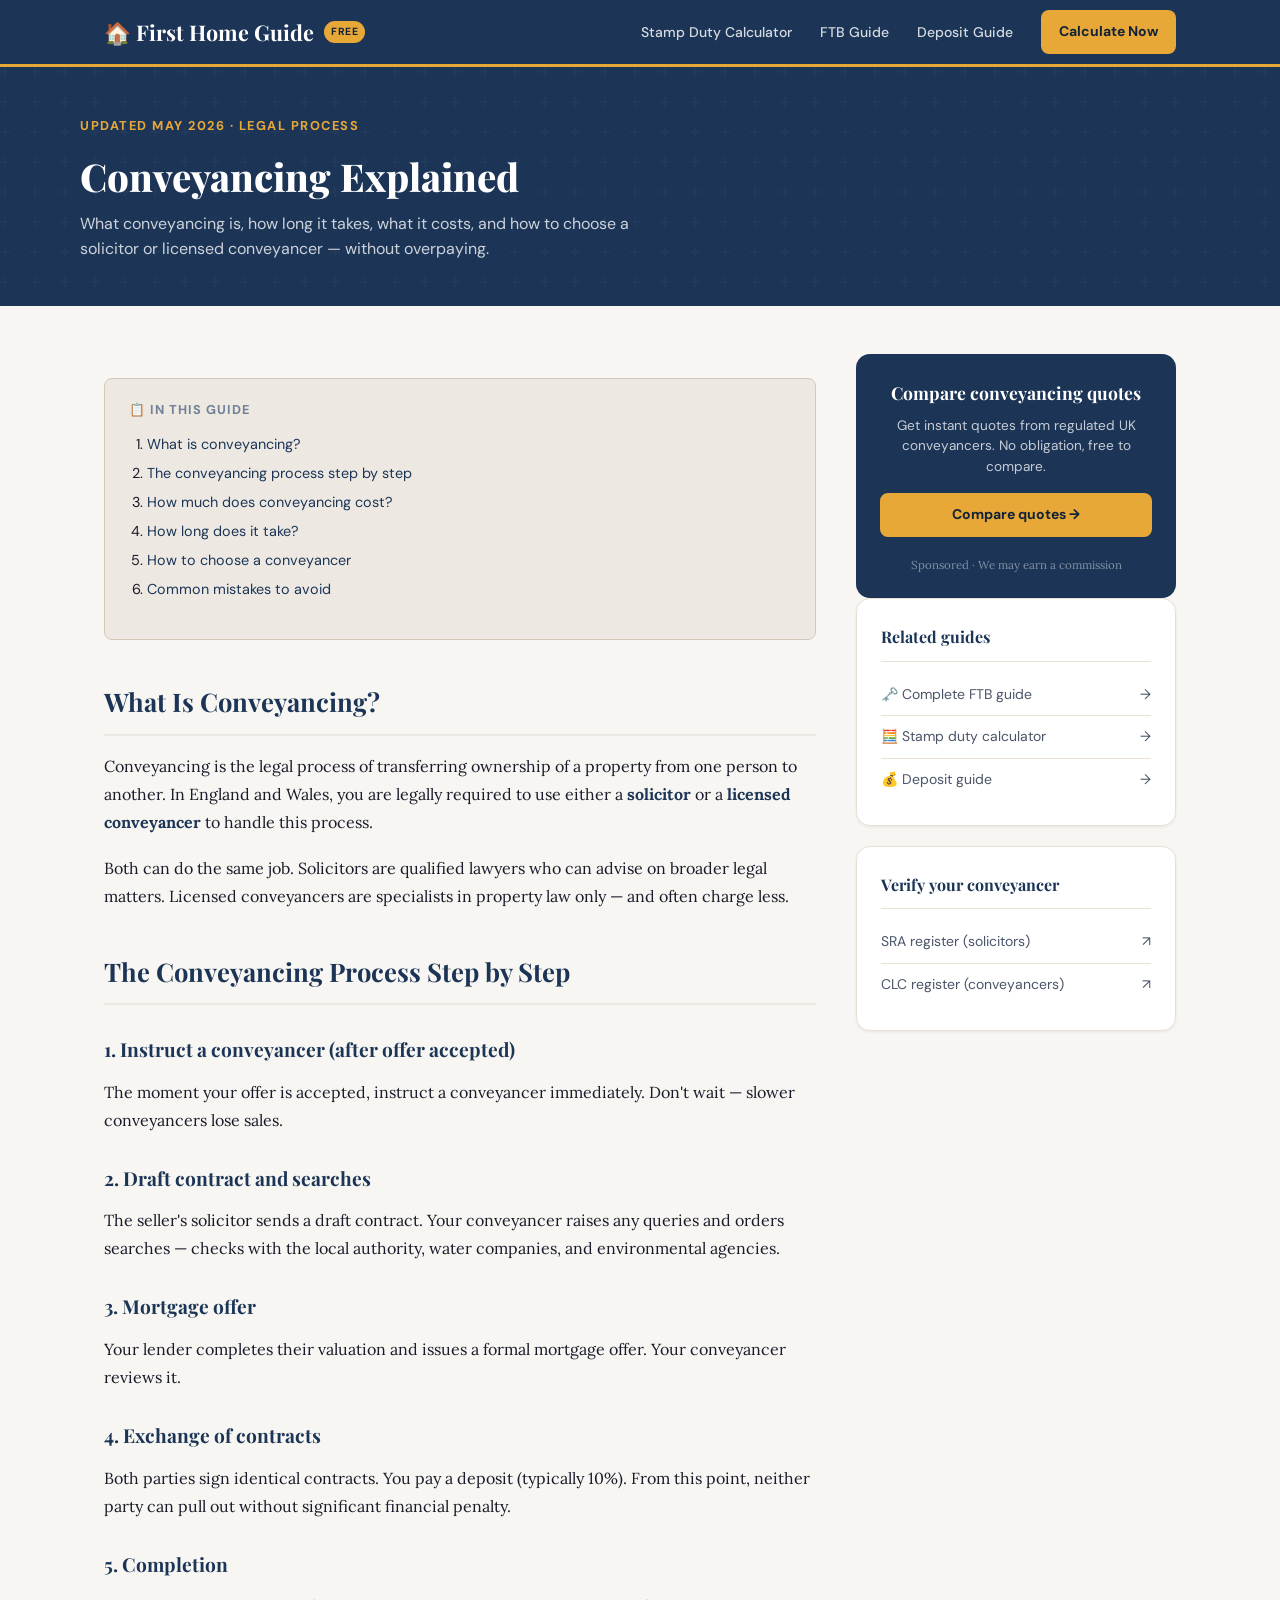
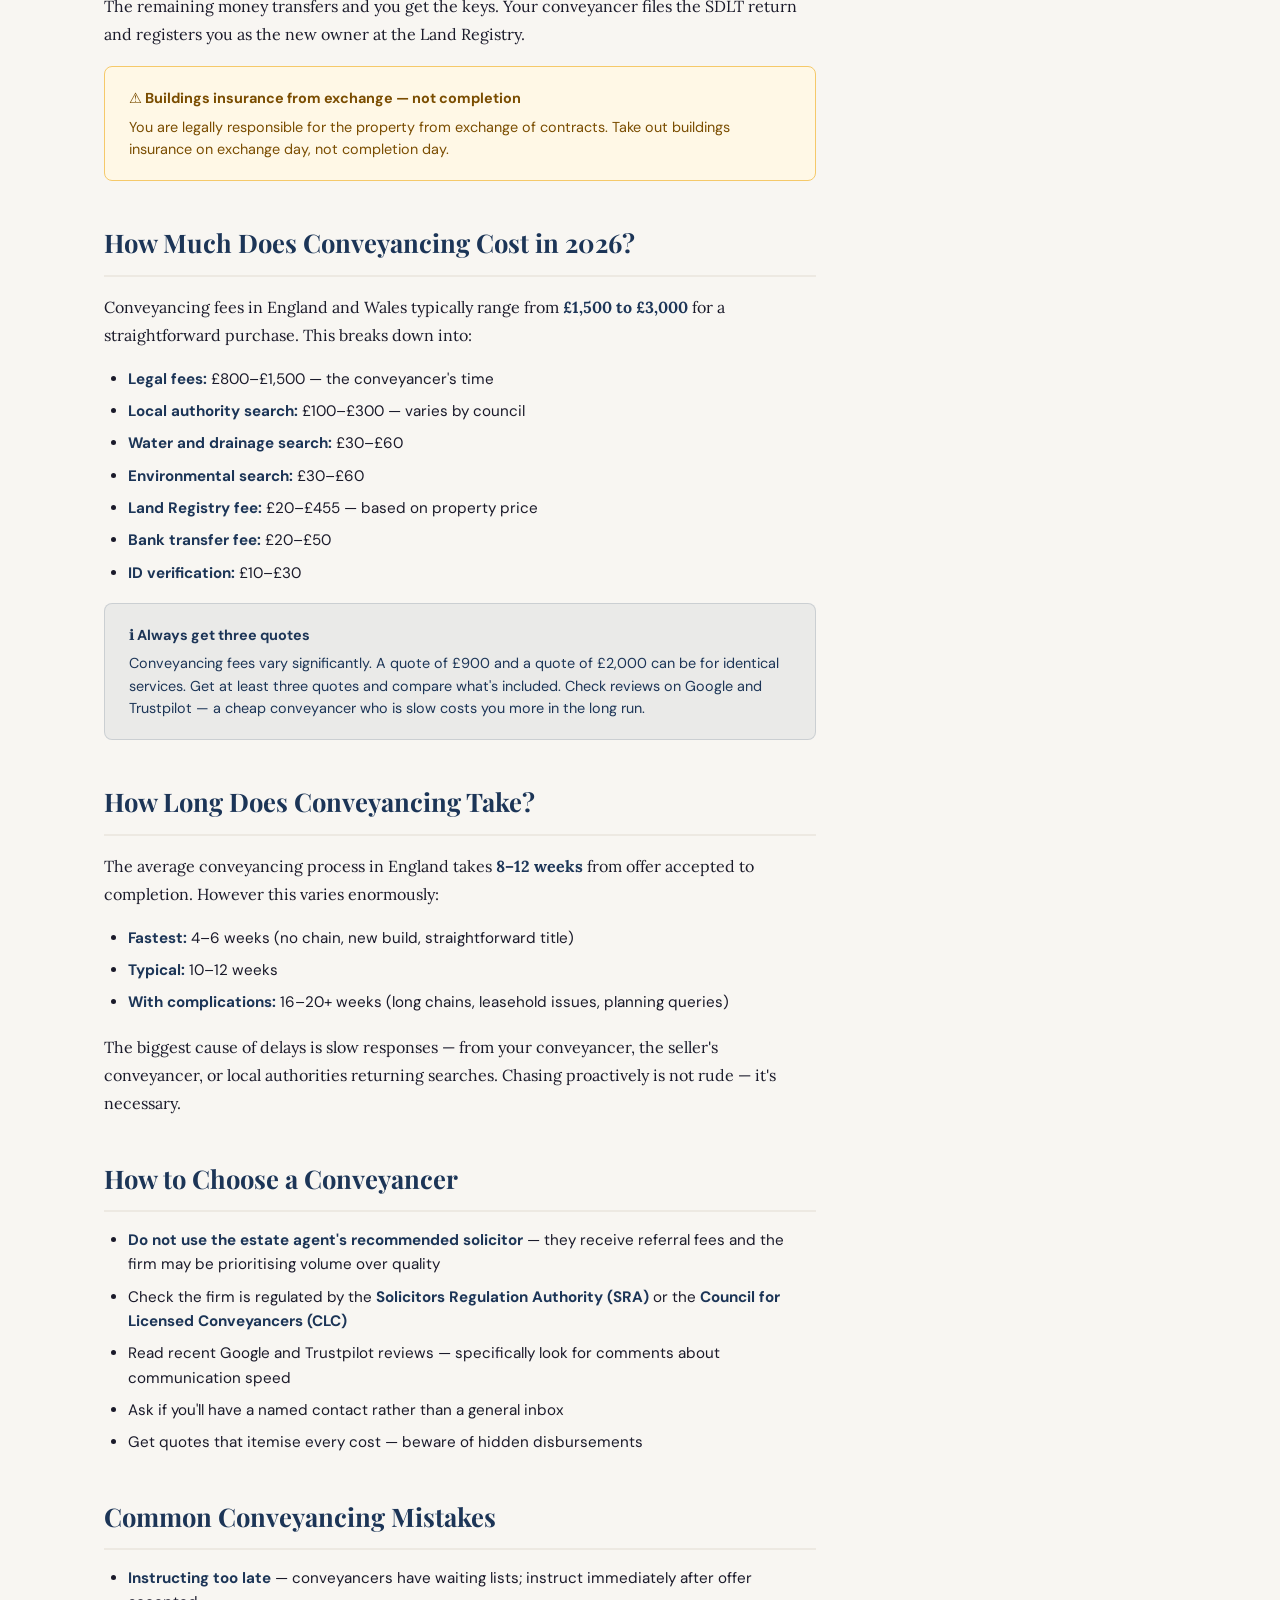
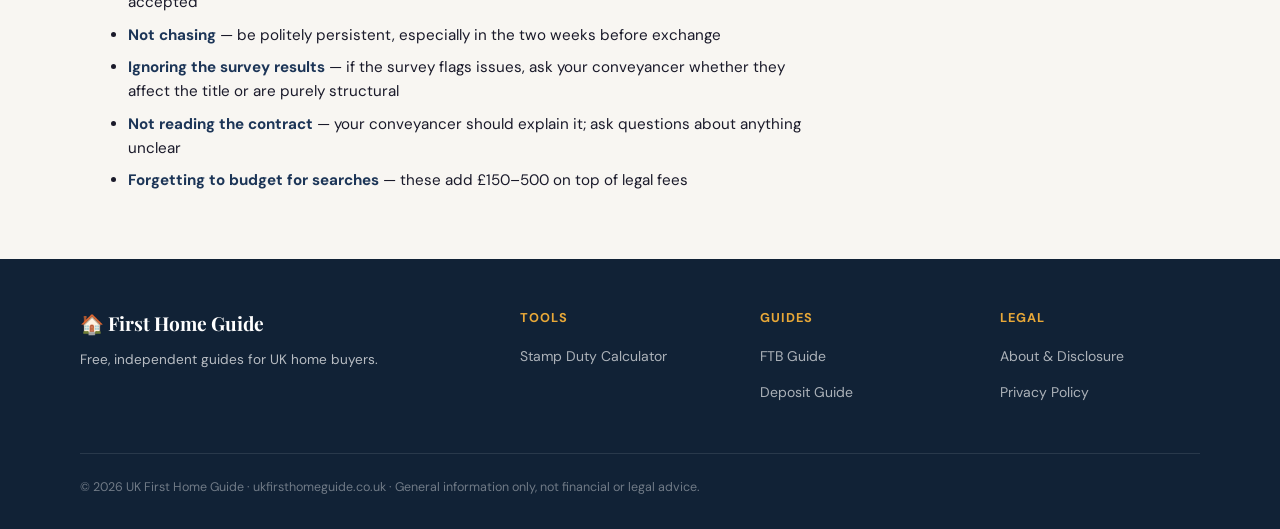
<file: conveyancing-guide.html>
<!DOCTYPE html>
<html lang="en">
<head>
  <meta charset="UTF-8" />
  <meta name="viewport" content="width=device-width, initial-scale=1.0" />
  <title>Conveyancing Explained UK 2026 — Cost, Process & How to Choose</title>
  <meta name="description" content="What is conveyancing? How long does it take, how much does it cost in 2026, and how do you choose a solicitor or licensed conveyancer in the UK? Everything explained." />
  <meta name="keywords" content="conveyancing uk 2026, conveyancing fees uk, how long does conveyancing take, what is conveyancing, choose conveyancer uk" />
  <link rel="canonical" href="https://www.ukfirsthomeguide.co.uk/conveyancing-guide.html" />
  <link rel="stylesheet" href="css/style.css" />
</head>
<body>

<nav class="nav">
  <div class="nav-inner">
    <a href="/" class="nav-logo">🏠 First Home Guide <span class="nav-logo-badge">Free</span></a>
    <ul class="nav-links" id="navLinks">
      <li><a href="stamp-duty-calculator.html">Stamp Duty Calculator</a></li>
      <li><a href="first-time-buyer-guide.html">FTB Guide</a></li>
      <li><a href="mortgage-deposit-guide.html">Deposit Guide</a></li>
      <li><a href="stamp-duty-calculator.html" class="nav-cta btn btn-sm">Calculate Now</a></li>
    </ul>
    <button class="nav-mobile-toggle" onclick="document.getElementById('navLinks').classList.toggle('open')">☰</button>
  </div>
</nav>

<section class="page-hero hero">
  <div class="hero-inner">
    <p class="hero-eyebrow">Updated May 2026 · Legal Process</p>
    <h1>Conveyancing Explained</h1>
    <p class="hero-sub">What conveyancing is, how long it takes, what it costs, and how to choose a solicitor or licensed conveyancer — without overpaying.</p>
  </div>
</section>

<div class="article-layout">
  <article class="article-content">

    <div class="toc">
      <h4>📋 In this guide</h4>
      <ol>
        <li><a href="#what">What is conveyancing?</a></li>
        <li><a href="#process">The conveyancing process step by step</a></li>
        <li><a href="#cost">How much does conveyancing cost?</a></li>
        <li><a href="#timeline">How long does it take?</a></li>
        <li><a href="#choose">How to choose a conveyancer</a></li>
        <li><a href="#mistakes">Common mistakes to avoid</a></li>
      </ol>
    </div>

    <h2 id="what">What Is Conveyancing?</h2>
    <p>Conveyancing is the legal process of transferring ownership of a property from one person to another. In England and Wales, you are legally required to use either a <strong>solicitor</strong> or a <strong>licensed conveyancer</strong> to handle this process.</p>
    <p>Both can do the same job. Solicitors are qualified lawyers who can advise on broader legal matters. Licensed conveyancers are specialists in property law only — and often charge less.</p>

    <h2 id="process">The Conveyancing Process Step by Step</h2>

    <h3>1. Instruct a conveyancer (after offer accepted)</h3>
    <p>The moment your offer is accepted, instruct a conveyancer immediately. Don't wait — slower conveyancers lose sales.</p>

    <h3>2. Draft contract and searches</h3>
    <p>The seller's solicitor sends a draft contract. Your conveyancer raises any queries and orders searches — checks with the local authority, water companies, and environmental agencies.</p>

    <h3>3. Mortgage offer</h3>
    <p>Your lender completes their valuation and issues a formal mortgage offer. Your conveyancer reviews it.</p>

    <h3>4. Exchange of contracts</h3>
    <p>Both parties sign identical contracts. You pay a deposit (typically 10%). From this point, neither party can pull out without significant financial penalty.</p>

    <h3>5. Completion</h3>
    <p>The remaining money transfers and you get the keys. Your conveyancer files the SDLT return and registers you as the new owner at the Land Registry.</p>

    <div class="callout callout-warning">
      <div class="callout-title">⚠️ Buildings insurance from exchange — not completion</div>
      You are legally responsible for the property from exchange of contracts. Take out buildings insurance on exchange day, not completion day.
    </div>

    <h2 id="cost">How Much Does Conveyancing Cost in 2026?</h2>
    <p>Conveyancing fees in England and Wales typically range from <strong>£1,500 to £3,000</strong> for a straightforward purchase. This breaks down into:</p>
    <ul>
      <li><strong>Legal fees:</strong> £800–£1,500 — the conveyancer's time</li>
      <li><strong>Local authority search:</strong> £100–£300 — varies by council</li>
      <li><strong>Water and drainage search:</strong> £30–£60</li>
      <li><strong>Environmental search:</strong> £30–£60</li>
      <li><strong>Land Registry fee:</strong> £20–£455 — based on property price</li>
      <li><strong>Bank transfer fee:</strong> £20–£50</li>
      <li><strong>ID verification:</strong> £10–£30</li>
    </ul>

    <div class="callout callout-info">
      <div class="callout-title">ℹ️ Always get three quotes</div>
      Conveyancing fees vary significantly. A quote of £900 and a quote of £2,000 can be for identical services. Get at least three quotes and compare what's included. Check reviews on Google and Trustpilot — a cheap conveyancer who is slow costs you more in the long run.
    </div>

    <h2 id="timeline">How Long Does Conveyancing Take?</h2>
    <p>The average conveyancing process in England takes <strong>8–12 weeks</strong> from offer accepted to completion. However this varies enormously:</p>
    <ul>
      <li><strong>Fastest:</strong> 4–6 weeks (no chain, new build, straightforward title)</li>
      <li><strong>Typical:</strong> 10–12 weeks</li>
      <li><strong>With complications:</strong> 16–20+ weeks (long chains, leasehold issues, planning queries)</li>
    </ul>
    <p>The biggest cause of delays is slow responses — from your conveyancer, the seller's conveyancer, or local authorities returning searches. Chasing proactively is not rude — it's necessary.</p>

    <h2 id="choose">How to Choose a Conveyancer</h2>
    <ul>
      <li><strong>Do not use the estate agent's recommended solicitor</strong> — they receive referral fees and the firm may be prioritising volume over quality</li>
      <li>Check the firm is regulated by the <strong>Solicitors Regulation Authority (SRA)</strong> or the <strong>Council for Licensed Conveyancers (CLC)</strong></li>
      <li>Read recent Google and Trustpilot reviews — specifically look for comments about communication speed</li>
      <li>Ask if you'll have a named contact rather than a general inbox</li>
      <li>Get quotes that itemise every cost — beware of hidden disbursements</li>
    </ul>

    <h2 id="mistakes">Common Conveyancing Mistakes</h2>
    <ul>
      <li><strong>Instructing too late</strong> — conveyancers have waiting lists; instruct immediately after offer accepted</li>
      <li><strong>Not chasing</strong> — be politely persistent, especially in the two weeks before exchange</li>
      <li><strong>Ignoring the survey results</strong> — if the survey flags issues, ask your conveyancer whether they affect the title or are purely structural</li>
      <li><strong>Not reading the contract</strong> — your conveyancer should explain it; ask questions about anything unclear</li>
      <li><strong>Forgetting to budget for searches</strong> — these add £150–500 on top of legal fees</li>
    </ul>

  </article>

  <aside class="sidebar">
    <div class="affiliate-cta">
      <h4>Compare conveyancing quotes</h4>
      <p>Get instant quotes from regulated UK conveyancers. No obligation, free to compare.</p>
      <a href="https://www.reallymoving.com/conveyancing" target="_blank" rel="noopener sponsored" class="btn btn-primary btn-sm" style="width:100%;justify-content:center;margin-bottom:8px;">Compare quotes →</a>
      <div class="affiliate-disclaimer">Sponsored · We may earn a commission</div>
    </div>
    <div class="sidebar-card">
      <h4>Related guides</h4>
      <a href="first-time-buyer-guide.html" class="sidebar-link"><span>🗝️ Complete FTB guide</span><span>→</span></a>
      <a href="stamp-duty-calculator.html" class="sidebar-link"><span>🧮 Stamp duty calculator</span><span>→</span></a>
      <a href="mortgage-deposit-guide.html" class="sidebar-link"><span>💰 Deposit guide</span><span>→</span></a>
    </div>
    <div class="sidebar-card">
      <h4>Verify your conveyancer</h4>
      <a href="https://www.sra.org.uk/consumers/register/" target="_blank" rel="noopener" class="sidebar-link"><span>SRA register (solicitors)</span><span>↗</span></a>
      <a href="https://www.clc-uk.org/consumers/find-a-conveyancer/" target="_blank" rel="noopener" class="sidebar-link"><span>CLC register (conveyancers)</span><span>↗</span></a>
    </div>
  </aside>
</div>

<footer class="footer">
  <div class="footer-inner">
    <div class="footer-grid">
      <div class="footer-brand"><h3>🏠 First Home Guide</h3><p>Free, independent guides for UK home buyers.</p></div>
      <div class="footer-col"><h4>Tools</h4><ul><li><a href="stamp-duty-calculator.html">Stamp Duty Calculator</a></li></ul></div>
      <div class="footer-col"><h4>Guides</h4><ul><li><a href="first-time-buyer-guide.html">FTB Guide</a></li><li><a href="mortgage-deposit-guide.html">Deposit Guide</a></li></ul></div>
      <div class="footer-col"><h4>Legal</h4><ul><li><a href="about.html">About & Disclosure</a></li><li><a href="privacy.html">Privacy Policy</a></li></ul></div>
    </div>
    <div class="footer-bottom">
      <div class="footer-legal">© 2026 UK First Home Guide · ukfirsthomeguide.co.uk · General information only, not financial or legal advice.</div>
    </div>
  </div>
</footer>

</body>
</html>
</file>
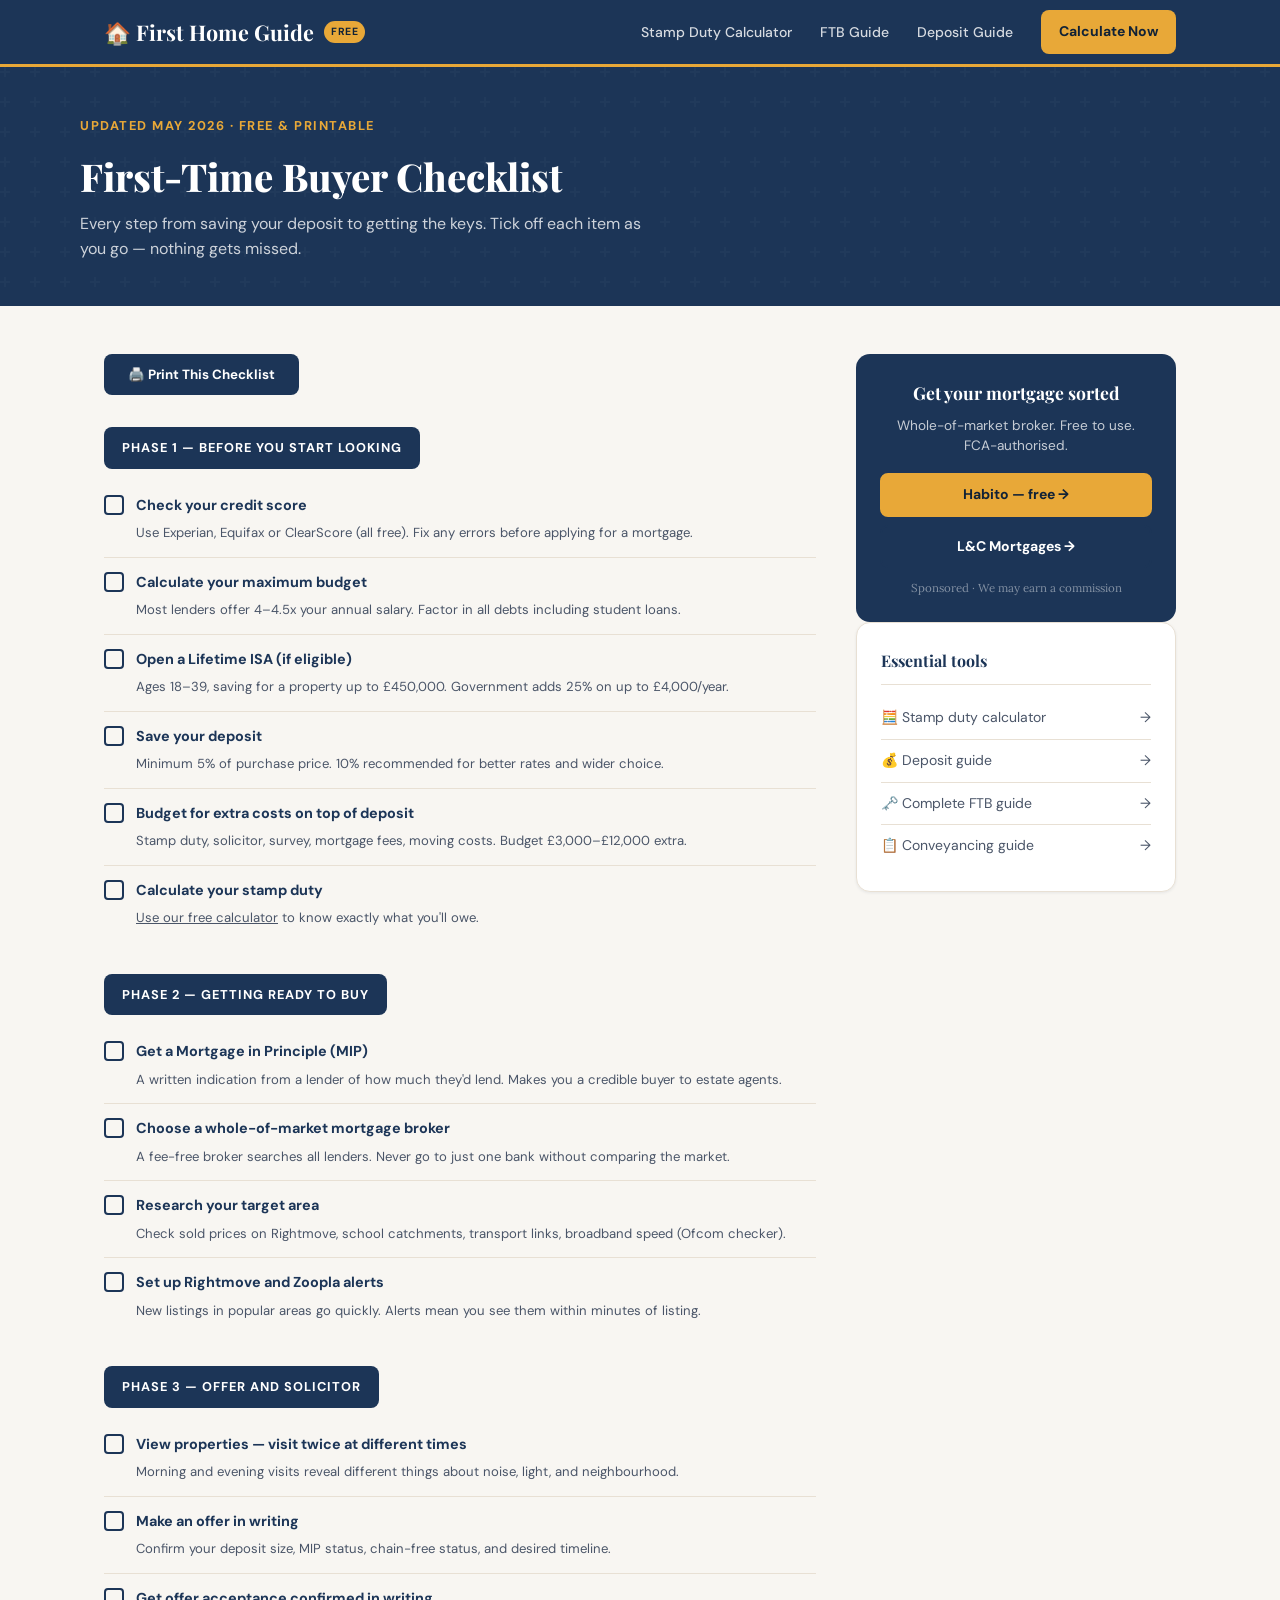
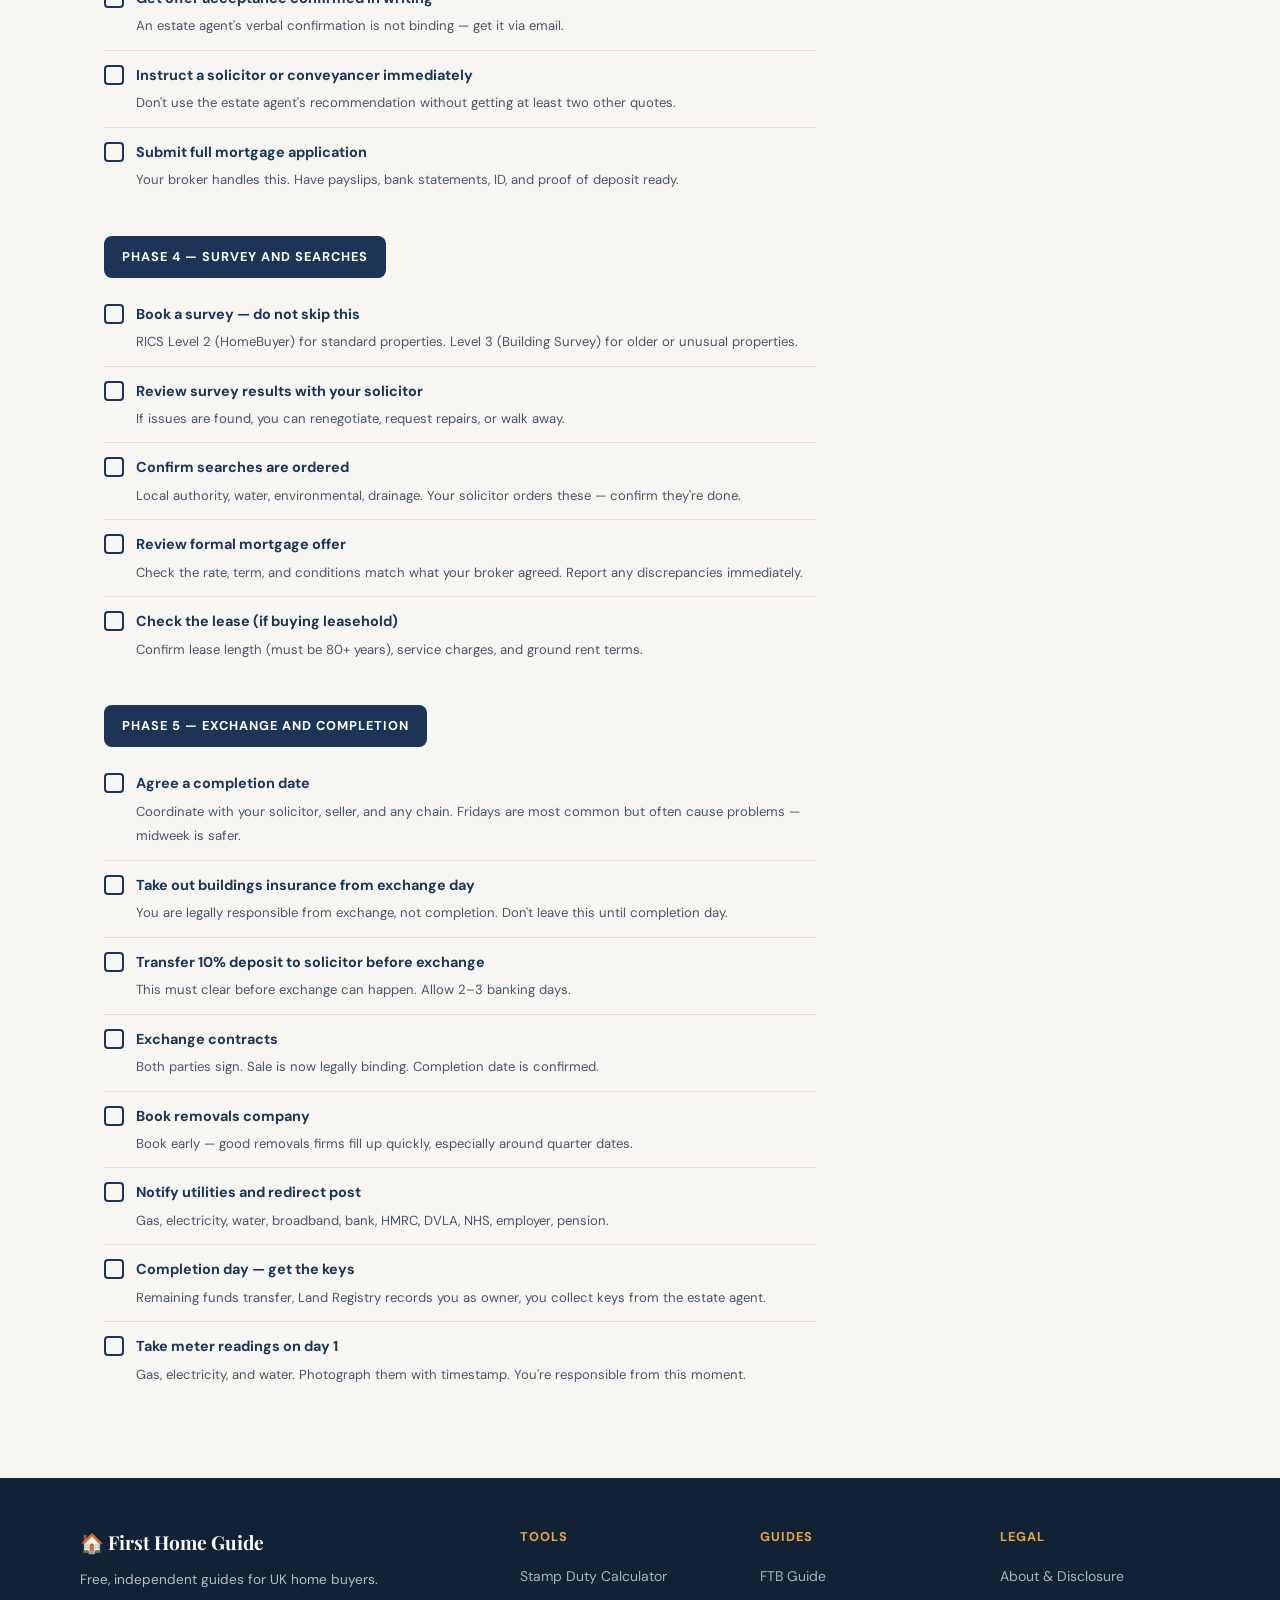
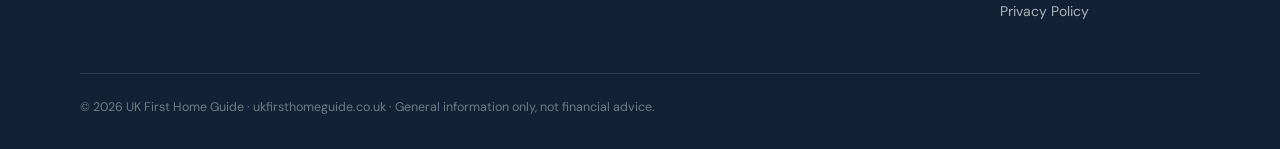
<file: first-time-buyer-checklist.html>
<!DOCTYPE html>
<html lang="en">
<head>
  <meta charset="UTF-8" />
  <meta name="viewport" content="width=device-width, initial-scale=1.0" />
  <title>First-Time Buyer Checklist UK 2026 — Complete Step by Step</title>
  <meta name="description" content="Complete first-time buyer checklist for UK buyers in 2026. Every step from saving your deposit to getting the keys — printable and free." />
  <meta name="keywords" content="first time buyer checklist uk 2026, home buying checklist uk, ftb checklist, buying first home checklist" />
  <link rel="canonical" href="https://www.ukfirsthomeguide.co.uk/first-time-buyer-checklist.html" />
  <link rel="stylesheet" href="css/style.css" />
  <style>
    .checklist-section { margin-bottom: 32px; }
    .checklist-phase {
      background: var(--navy);
      color: white;
      padding: 10px 18px;
      border-radius: var(--radius);
      font-family: var(--font-ui);
      font-size: 0.8rem;
      font-weight: 700;
      text-transform: uppercase;
      letter-spacing: 1px;
      margin-bottom: 12px;
      display: inline-block;
    }
    .checklist-item {
      display: flex;
      align-items: flex-start;
      gap: 12px;
      padding: 12px 0;
      border-bottom: 1px solid var(--border-light);
      font-family: var(--font-ui);
      font-size: 0.9rem;
    }
    .checklist-item:last-child { border-bottom: none; }
    .checklist-box {
      width: 20px;
      height: 20px;
      border: 2px solid var(--navy);
      border-radius: 4px;
      flex-shrink: 0;
      margin-top: 2px;
      cursor: pointer;
    }
    .checklist-text strong { color: var(--navy); display: block; margin-bottom: 3px; }
    .checklist-text span { color: var(--text-mid); font-size: 0.82rem; }
    .print-btn {
      background: var(--navy);
      color: white;
      border: none;
      padding: 12px 24px;
      border-radius: var(--radius);
      font-family: var(--font-ui);
      font-weight: 700;
      cursor: pointer;
      margin-bottom: 32px;
      display: inline-flex;
      align-items: center;
      gap: 8px;
    }
    @media print {
      .nav, .sidebar, .footer, .print-btn { display: none !important; }
      .article-layout { grid-template-columns: 1fr; }
    }
  </style>
</head>
<body>

<nav class="nav">
  <div class="nav-inner">
    <a href="/" class="nav-logo">🏠 First Home Guide <span class="nav-logo-badge">Free</span></a>
    <ul class="nav-links" id="navLinks">
      <li><a href="stamp-duty-calculator.html">Stamp Duty Calculator</a></li>
      <li><a href="first-time-buyer-guide.html">FTB Guide</a></li>
      <li><a href="mortgage-deposit-guide.html">Deposit Guide</a></li>
      <li><a href="stamp-duty-calculator.html" class="nav-cta btn btn-sm">Calculate Now</a></li>
    </ul>
    <button class="nav-mobile-toggle" onclick="document.getElementById('navLinks').classList.toggle('open')">☰</button>
  </div>
</nav>

<section class="page-hero hero">
  <div class="hero-inner">
    <p class="hero-eyebrow">Updated May 2026 · Free & Printable</p>
    <h1>First-Time Buyer Checklist</h1>
    <p class="hero-sub">Every step from saving your deposit to getting the keys. Tick off each item as you go — nothing gets missed.</p>
  </div>
</section>

<div class="article-layout">
  <article class="article-content">

    <button class="print-btn" onclick="window.print()">🖨️ Print This Checklist</button>

    <!-- Phase 1 -->
    <div class="checklist-section">
      <div class="checklist-phase">Phase 1 — Before You Start Looking</div>
      <div class="checklist-item"><div class="checklist-box"></div><div class="checklist-text"><strong>Check your credit score</strong><span>Use Experian, Equifax or ClearScore (all free). Fix any errors before applying for a mortgage.</span></div></div>
      <div class="checklist-item"><div class="checklist-box"></div><div class="checklist-text"><strong>Calculate your maximum budget</strong><span>Most lenders offer 4–4.5x your annual salary. Factor in all debts including student loans.</span></div></div>
      <div class="checklist-item"><div class="checklist-box"></div><div class="checklist-text"><strong>Open a Lifetime ISA (if eligible)</strong><span>Ages 18–39, saving for a property up to £450,000. Government adds 25% on up to £4,000/year.</span></div></div>
      <div class="checklist-item"><div class="checklist-box"></div><div class="checklist-text"><strong>Save your deposit</strong><span>Minimum 5% of purchase price. 10% recommended for better rates and wider choice.</span></div></div>
      <div class="checklist-item"><div class="checklist-box"></div><div class="checklist-text"><strong>Budget for extra costs on top of deposit</strong><span>Stamp duty, solicitor, survey, mortgage fees, moving costs. Budget £3,000–£12,000 extra.</span></div></div>
      <div class="checklist-item"><div class="checklist-box"></div><div class="checklist-text"><strong>Calculate your stamp duty</strong><span><a href="stamp-duty-calculator.html">Use our free calculator</a> to know exactly what you'll owe.</span></div></div>
    </div>

    <!-- Phase 2 -->
    <div class="checklist-section">
      <div class="checklist-phase">Phase 2 — Getting Ready to Buy</div>
      <div class="checklist-item"><div class="checklist-box"></div><div class="checklist-text"><strong>Get a Mortgage in Principle (MIP)</strong><span>A written indication from a lender of how much they'd lend. Makes you a credible buyer to estate agents.</span></div></div>
      <div class="checklist-item"><div class="checklist-box"></div><div class="checklist-text"><strong>Choose a whole-of-market mortgage broker</strong><span>A fee-free broker searches all lenders. Never go to just one bank without comparing the market.</span></div></div>
      <div class="checklist-item"><div class="checklist-box"></div><div class="checklist-text"><strong>Research your target area</strong><span>Check sold prices on Rightmove, school catchments, transport links, broadband speed (Ofcom checker).</span></div></div>
      <div class="checklist-item"><div class="checklist-box"></div><div class="checklist-text"><strong>Set up Rightmove and Zoopla alerts</strong><span>New listings in popular areas go quickly. Alerts mean you see them within minutes of listing.</span></div></div>
    </div>

    <!-- Phase 3 -->
    <div class="checklist-section">
      <div class="checklist-phase">Phase 3 — Offer and Solicitor</div>
      <div class="checklist-item"><div class="checklist-box"></div><div class="checklist-text"><strong>View properties — visit twice at different times</strong><span>Morning and evening visits reveal different things about noise, light, and neighbourhood.</span></div></div>
      <div class="checklist-item"><div class="checklist-box"></div><div class="checklist-text"><strong>Make an offer in writing</strong><span>Confirm your deposit size, MIP status, chain-free status, and desired timeline.</span></div></div>
      <div class="checklist-item"><div class="checklist-box"></div><div class="checklist-text"><strong>Get offer acceptance confirmed in writing</strong><span>An estate agent's verbal confirmation is not binding — get it via email.</span></div></div>
      <div class="checklist-item"><div class="checklist-box"></div><div class="checklist-text"><strong>Instruct a solicitor or conveyancer immediately</strong><span>Don't use the estate agent's recommendation without getting at least two other quotes.</span></div></div>
      <div class="checklist-item"><div class="checklist-box"></div><div class="checklist-text"><strong>Submit full mortgage application</strong><span>Your broker handles this. Have payslips, bank statements, ID, and proof of deposit ready.</span></div></div>
    </div>

    <!-- Phase 4 -->
    <div class="checklist-section">
      <div class="checklist-phase">Phase 4 — Survey and Searches</div>
      <div class="checklist-item"><div class="checklist-box"></div><div class="checklist-text"><strong>Book a survey — do not skip this</strong><span>RICS Level 2 (HomeBuyer) for standard properties. Level 3 (Building Survey) for older or unusual properties.</span></div></div>
      <div class="checklist-item"><div class="checklist-box"></div><div class="checklist-text"><strong>Review survey results with your solicitor</strong><span>If issues are found, you can renegotiate, request repairs, or walk away.</span></div></div>
      <div class="checklist-item"><div class="checklist-box"></div><div class="checklist-text"><strong>Confirm searches are ordered</strong><span>Local authority, water, environmental, drainage. Your solicitor orders these — confirm they're done.</span></div></div>
      <div class="checklist-item"><div class="checklist-box"></div><div class="checklist-text"><strong>Review formal mortgage offer</strong><span>Check the rate, term, and conditions match what your broker agreed. Report any discrepancies immediately.</span></div></div>
      <div class="checklist-item"><div class="checklist-box"></div><div class="checklist-text"><strong>Check the lease (if buying leasehold)</strong><span>Confirm lease length (must be 80+ years), service charges, and ground rent terms.</span></div></div>
    </div>

    <!-- Phase 5 -->
    <div class="checklist-section">
      <div class="checklist-phase">Phase 5 — Exchange and Completion</div>
      <div class="checklist-item"><div class="checklist-box"></div><div class="checklist-text"><strong>Agree a completion date</strong><span>Coordinate with your solicitor, seller, and any chain. Fridays are most common but often cause problems — midweek is safer.</span></div></div>
      <div class="checklist-item"><div class="checklist-box"></div><div class="checklist-text"><strong>Take out buildings insurance from exchange day</strong><span>You are legally responsible from exchange, not completion. Don't leave this until completion day.</span></div></div>
      <div class="checklist-item"><div class="checklist-box"></div><div class="checklist-text"><strong>Transfer 10% deposit to solicitor before exchange</strong><span>This must clear before exchange can happen. Allow 2–3 banking days.</span></div></div>
      <div class="checklist-item"><div class="checklist-box"></div><div class="checklist-text"><strong>Exchange contracts</strong><span>Both parties sign. Sale is now legally binding. Completion date is confirmed.</span></div></div>
      <div class="checklist-item"><div class="checklist-box"></div><div class="checklist-text"><strong>Book removals company</strong><span>Book early — good removals firms fill up quickly, especially around quarter dates.</span></div></div>
      <div class="checklist-item"><div class="checklist-box"></div><div class="checklist-text"><strong>Notify utilities and redirect post</strong><span>Gas, electricity, water, broadband, bank, HMRC, DVLA, NHS, employer, pension.</span></div></div>
      <div class="checklist-item"><div class="checklist-box"></div><div class="checklist-text"><strong>Completion day — get the keys</strong><span>Remaining funds transfer, Land Registry records you as owner, you collect keys from the estate agent.</span></div></div>
      <div class="checklist-item"><div class="checklist-box"></div><div class="checklist-text"><strong>Take meter readings on day 1</strong><span>Gas, electricity, and water. Photograph them with timestamp. You're responsible from this moment.</span></div></div>
    </div>

  </article>

  <aside class="sidebar">
    <div class="affiliate-cta">
      <h4>Get your mortgage sorted</h4>
      <p>Whole-of-market broker. Free to use. FCA-authorised.</p>
      <a href="https://www.habito.com/" target="_blank" rel="noopener sponsored" class="btn btn-primary btn-sm" style="width:100%;justify-content:center;margin-bottom:8px;">Habito — free →</a>
      <a href="https://www.landc.co.uk/" target="_blank" rel="noopener sponsored" class="btn btn-navy btn-sm" style="width:100%;justify-content:center;">L&C Mortgages →</a>
      <div class="affiliate-disclaimer">Sponsored · We may earn a commission</div>
    </div>
    <div class="sidebar-card">
      <h4>Essential tools</h4>
      <a href="stamp-duty-calculator.html" class="sidebar-link"><span>🧮 Stamp duty calculator</span><span>→</span></a>
      <a href="mortgage-deposit-guide.html" class="sidebar-link"><span>💰 Deposit guide</span><span>→</span></a>
      <a href="first-time-buyer-guide.html" class="sidebar-link"><span>🗝️ Complete FTB guide</span><span>→</span></a>
      <a href="conveyancing-guide.html" class="sidebar-link"><span>📋 Conveyancing guide</span><span>→</span></a>
    </div>
  </aside>
</div>

<footer class="footer">
  <div class="footer-inner">
    <div class="footer-grid">
      <div class="footer-brand"><h3>🏠 First Home Guide</h3><p>Free, independent guides for UK home buyers.</p></div>
      <div class="footer-col"><h4>Tools</h4><ul><li><a href="stamp-duty-calculator.html">Stamp Duty Calculator</a></li></ul></div>
      <div class="footer-col"><h4>Guides</h4><ul><li><a href="first-time-buyer-guide.html">FTB Guide</a></li></ul></div>
      <div class="footer-col"><h4>Legal</h4><ul><li><a href="about.html">About & Disclosure</a></li><li><a href="privacy.html">Privacy Policy</a></li></ul></div>
    </div>
    <div class="footer-bottom">
      <div class="footer-legal">© 2026 UK First Home Guide · ukfirsthomeguide.co.uk · General information only, not financial advice.</div>
    </div>
  </div>
</footer>

<script>
  // Persistent checkbox state using localStorage
  document.querySelectorAll('.checklist-box').forEach((box, i) => {
    const key = `ftb_check_${i}`;
    if (localStorage.getItem(key) === 'true') {
      box.style.background = 'var(--navy)';
      box.style.backgroundImage = "url(\"data:image/svg+xml,%3Csvg xmlns='http://www.w3.org/2000/svg' viewBox='0 0 12 10'%3E%3Cpath d='M1 5l3 3 7-7' stroke='white' stroke-width='2' fill='none' stroke-linecap='round'/%3E%3C/svg%3E\")";
      box.style.backgroundRepeat = 'no-repeat';
      box.style.backgroundPosition = 'center';
    }
    box.addEventListener('click', () => {
      const checked = localStorage.getItem(key) === 'true';
      if (!checked) {
        localStorage.setItem(key, 'true');
        box.style.background = 'var(--navy)';
        box.style.backgroundImage = "url(\"data:image/svg+xml,%3Csvg xmlns='http://www.w3.org/2000/svg' viewBox='0 0 12 10'%3E%3Cpath d='M1 5l3 3 7-7' stroke='white' stroke-width='2' fill='none' stroke-linecap='round'/%3E%3C/svg%3E\")";
        box.style.backgroundRepeat = 'no-repeat';
        box.style.backgroundPosition = 'center';
      } else {
        localStorage.setItem(key, 'false');
        box.style.background = '';
        box.style.backgroundImage = '';
      }
    });
  });
</script>

</body>
</html>
</file>
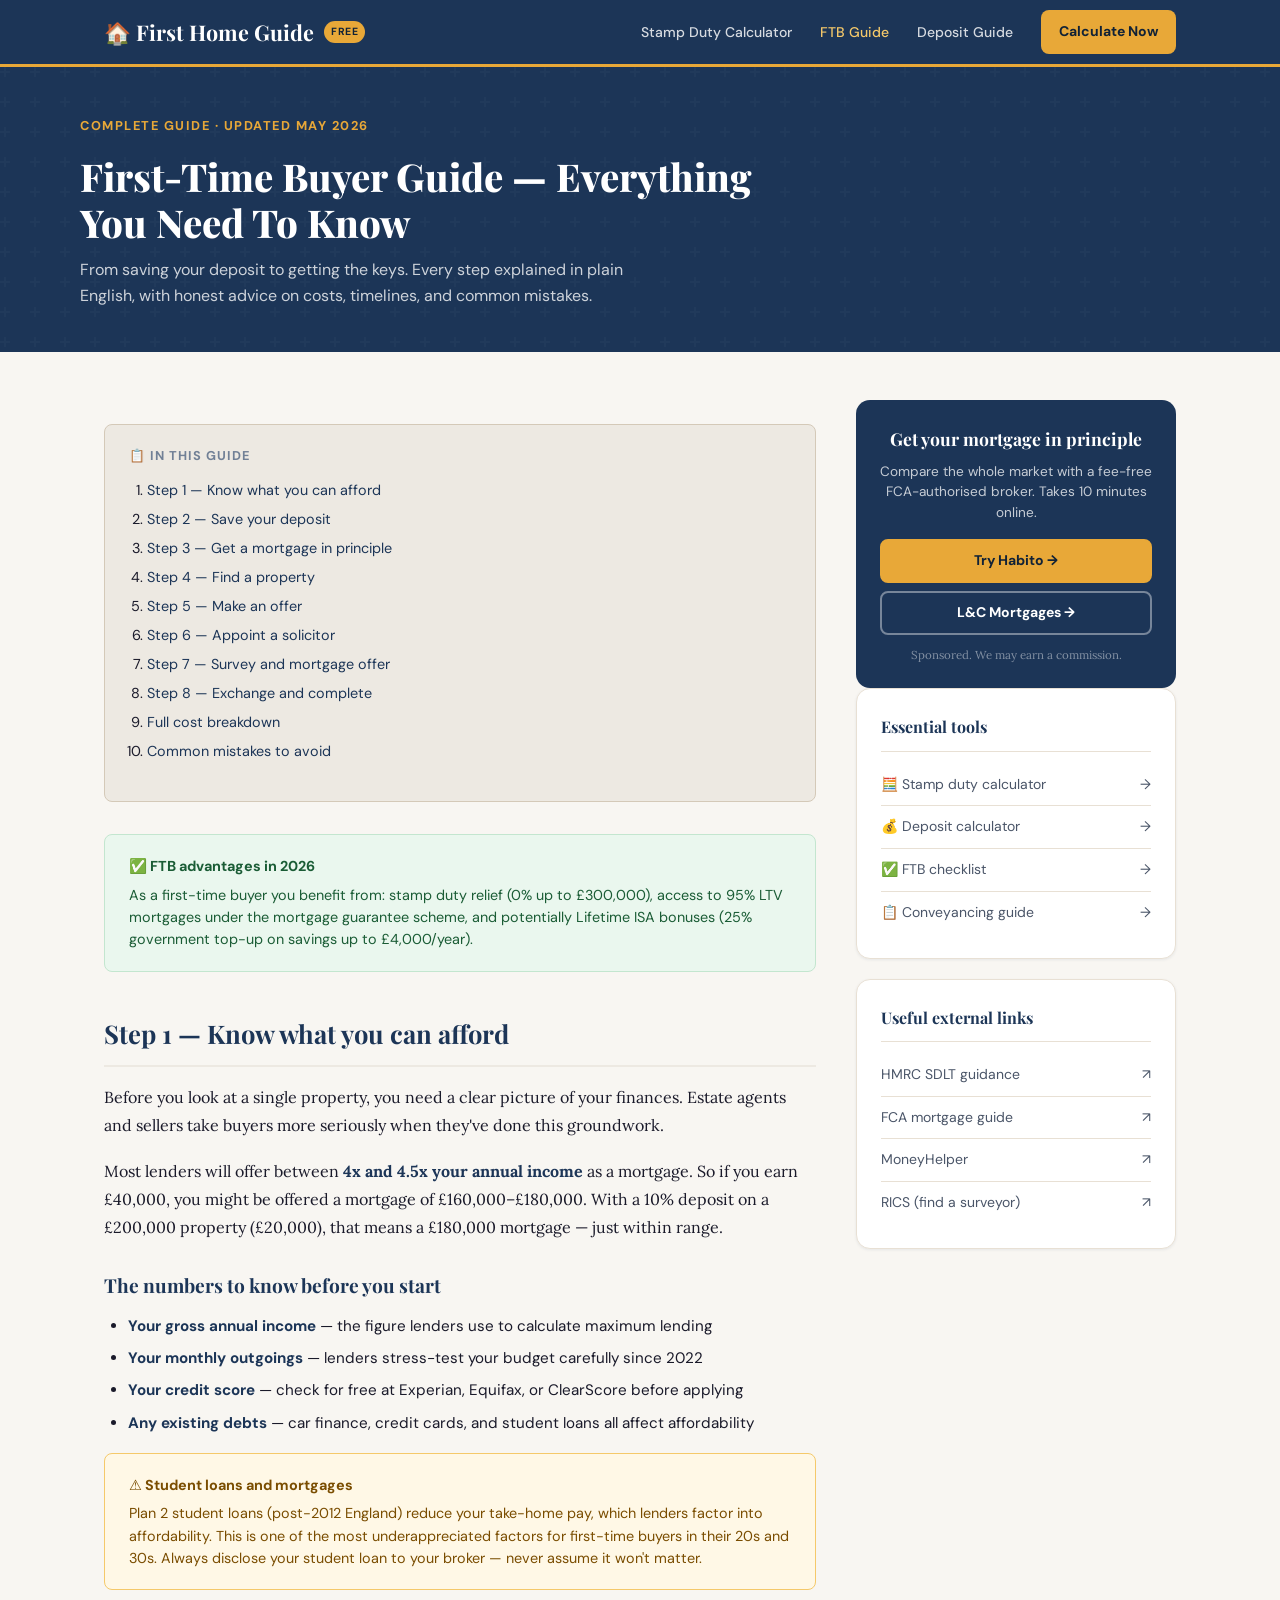
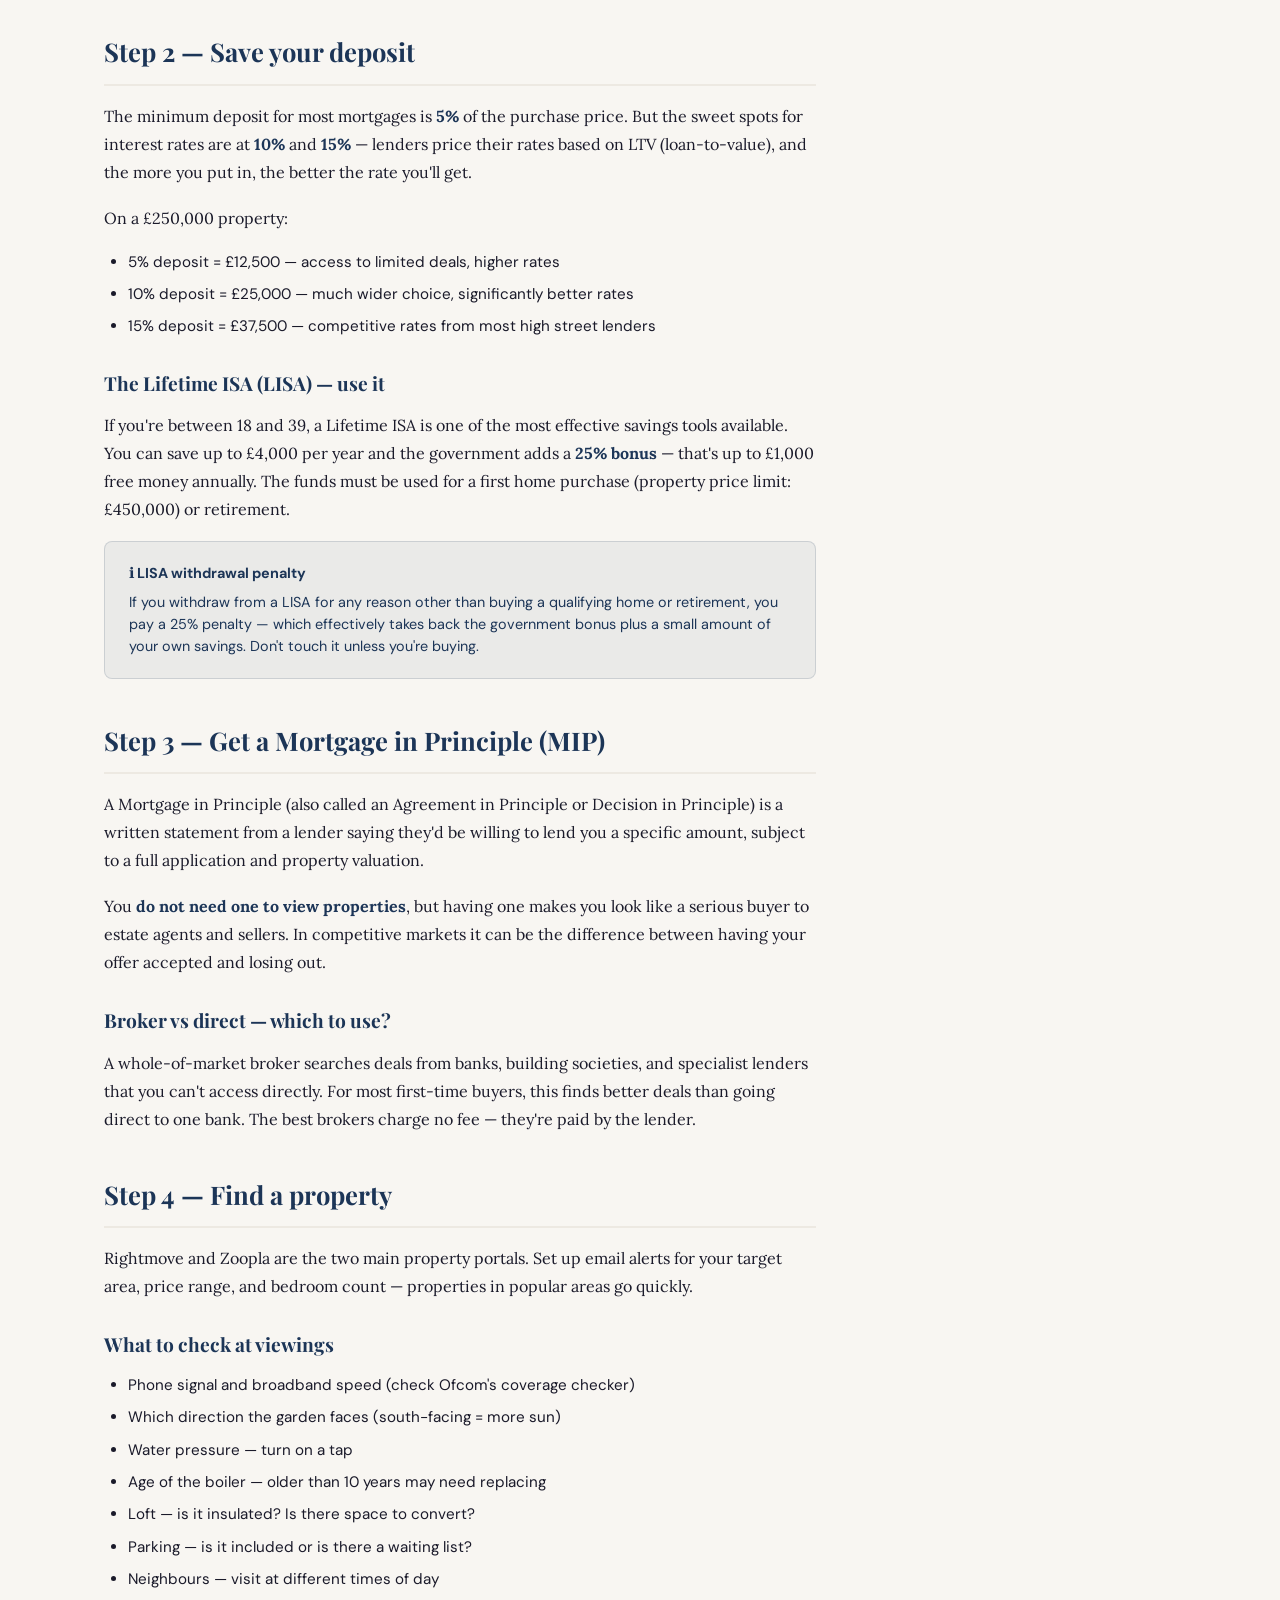
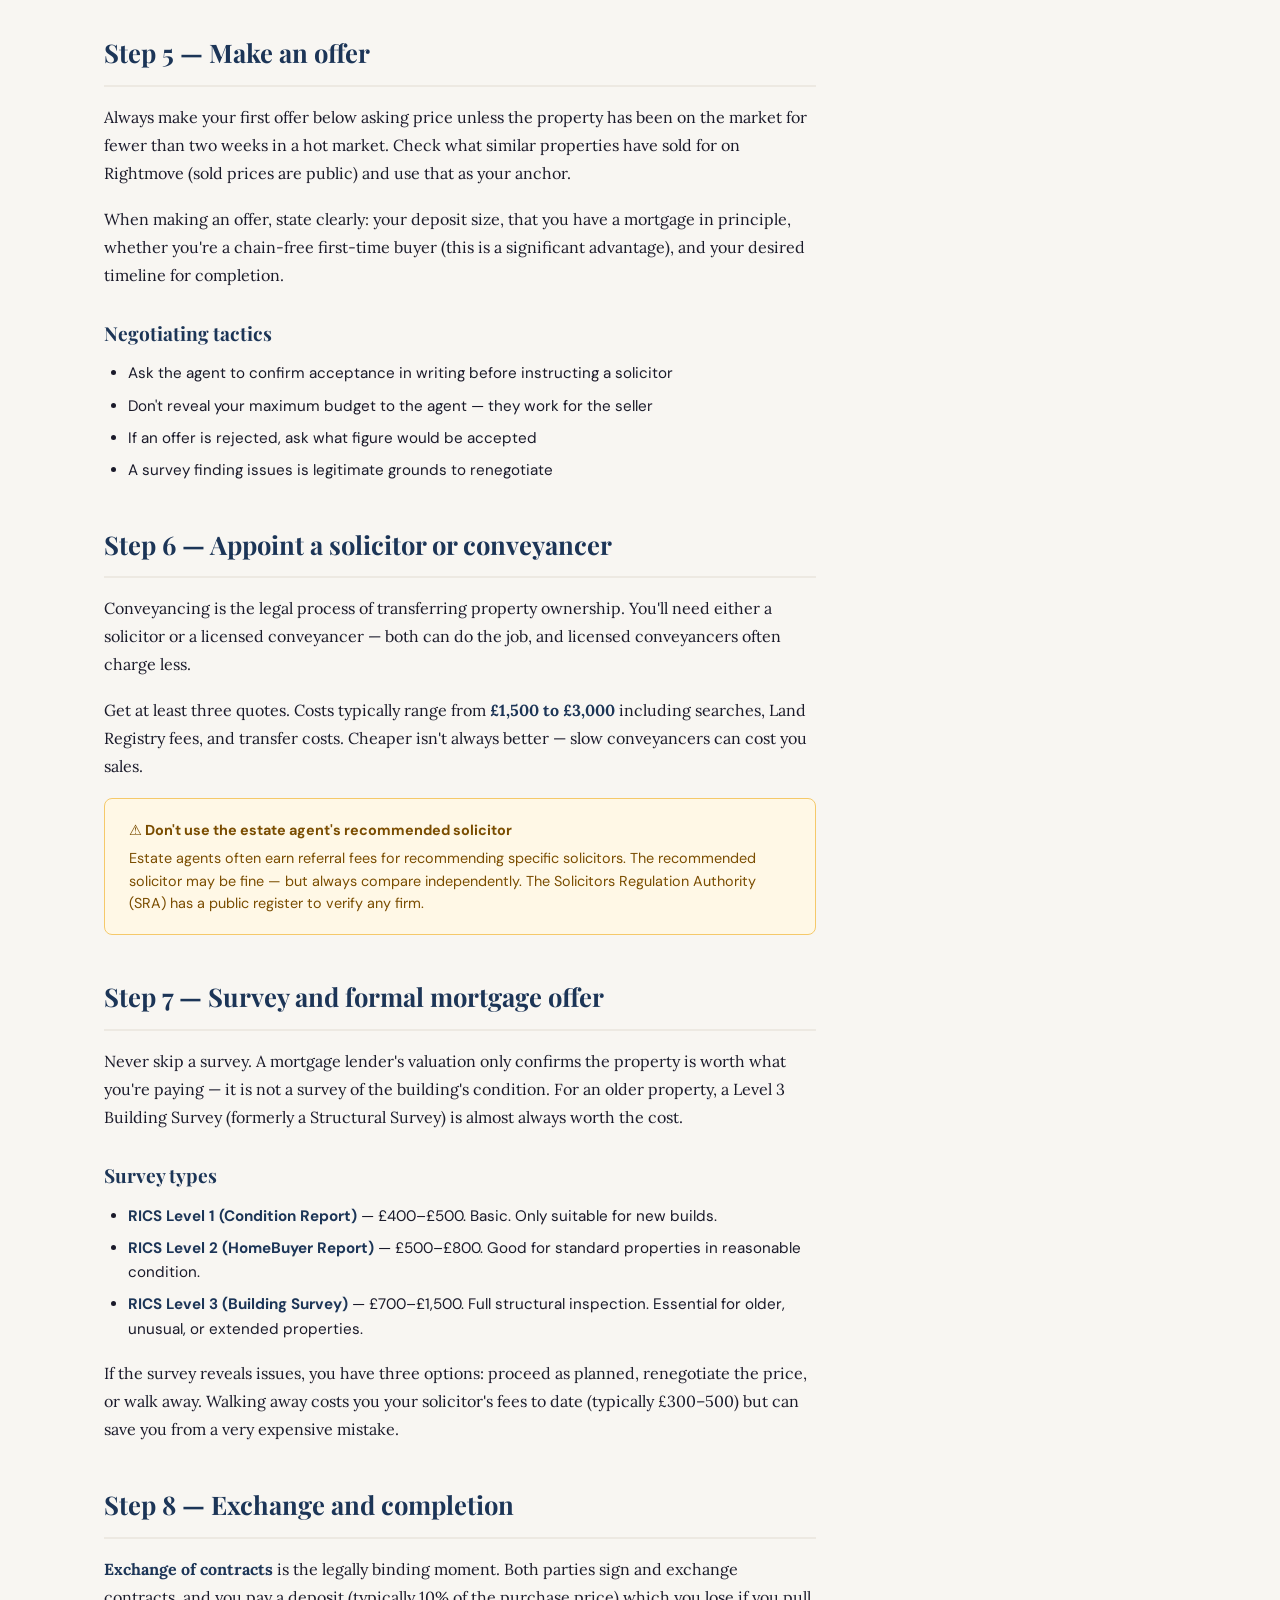
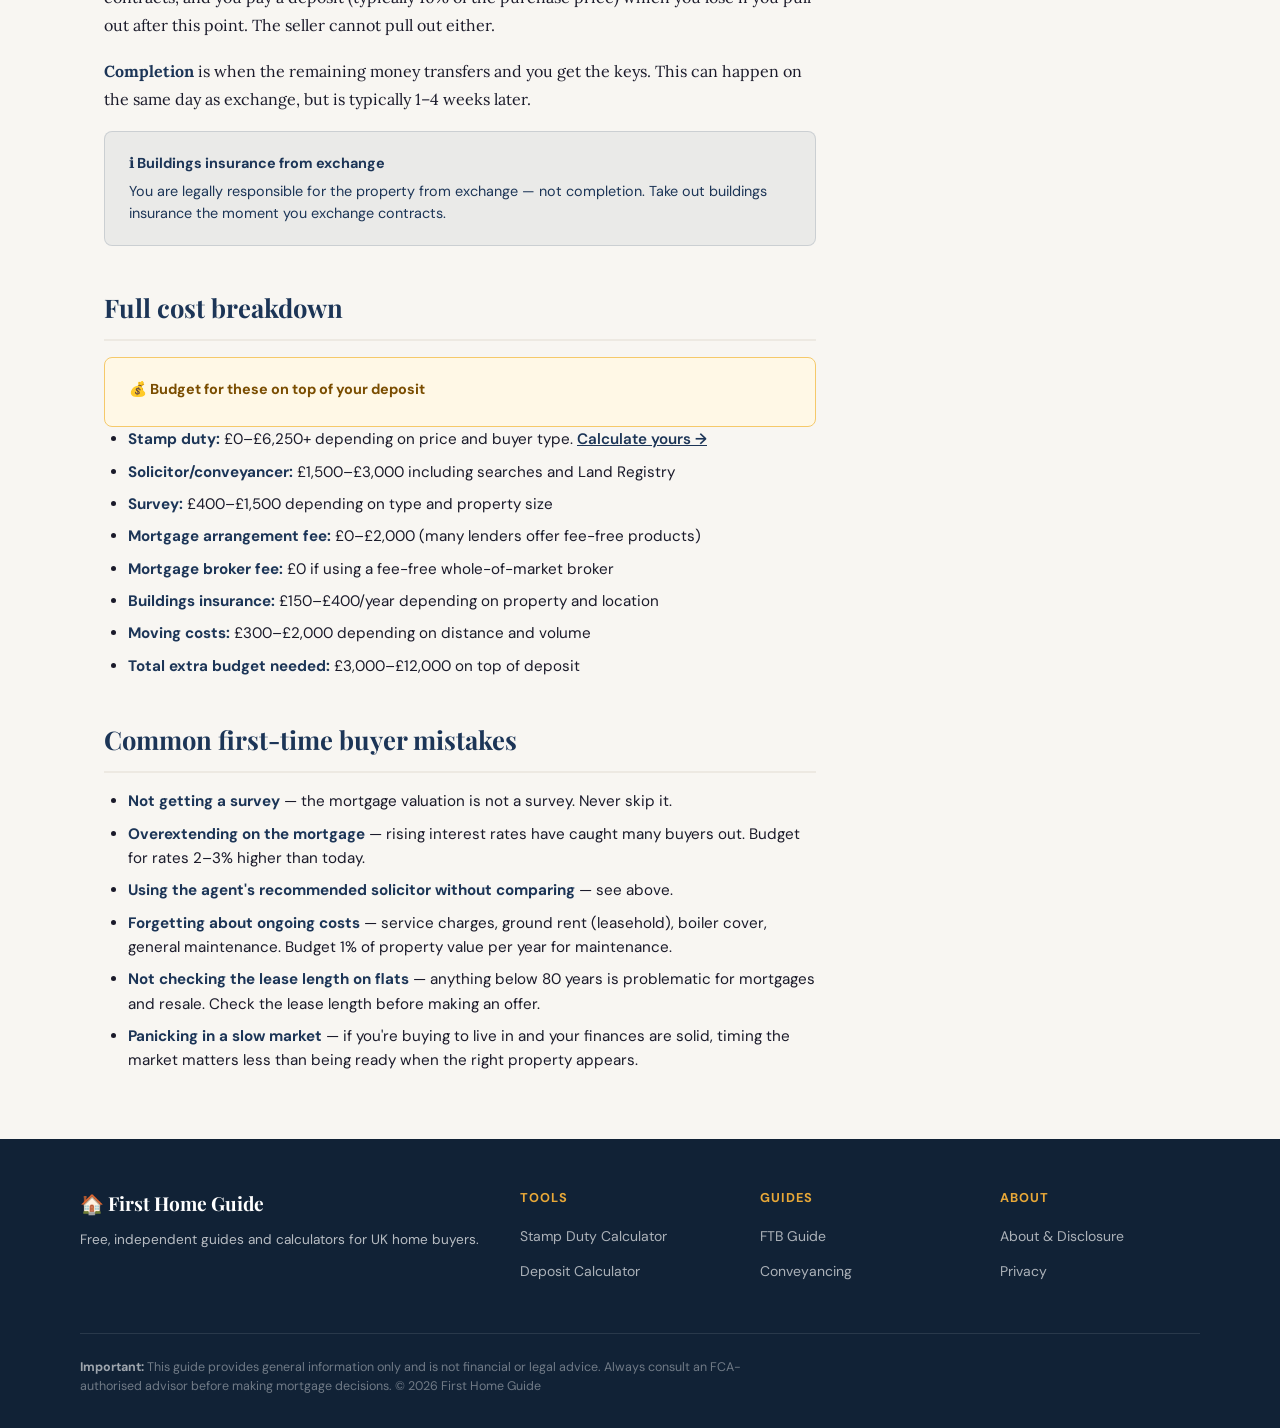
<file: first-time-buyer-guide.html>
<!DOCTYPE html>
<html lang="en">
<head>
  <meta charset="UTF-8" />
  <meta name="viewport" content="width=device-width, initial-scale=1.0" />
  <title>Complete First-Time Buyer Guide UK 2026 — Step by Step</title>
  <meta name="description" content="The complete guide to buying your first home in the UK. From saving your deposit to getting the keys — every step explained in plain English. Updated 2026." />
  <meta name="keywords" content="first time buyer guide uk 2026, how to buy first home uk, first time buyer steps, uk home buying process, first time buyer advice" />
  <link rel="canonical" href="https://www.ukfirsthomeguide.co.uk/first-time-buyer-guide.html" />

  <script type="application/ld+json">
  {
    "@context": "https://schema.org",
    "@type": "Article",
    "headline": "Complete First-Time Buyer Guide UK 2026",
    "description": "Step-by-step guide to buying your first home in the UK, covering deposits, mortgages, conveyancing, and completion.",
    "dateModified": "2026-05-01",
    "publisher": { "@type": "Organization", "name": "First Home Guide" }
  }
  </script>

  <link rel="stylesheet" href="css/style.css" />
</head>
<body>

<nav class="nav">
  <div class="nav-inner">
    <a href="/" class="nav-logo">🏠 First Home Guide <span class="nav-logo-badge">Free</span></a>
    <ul class="nav-links" id="navLinks">
      <li><a href="stamp-duty-calculator.html">Stamp Duty Calculator</a></li>
      <li><a href="first-time-buyer-guide.html" style="color: var(--amber-light);">FTB Guide</a></li>
      <li><a href="mortgage-deposit-guide.html">Deposit Guide</a></li>
      <li><a href="stamp-duty-calculator.html" class="nav-cta btn btn-sm">Calculate Now</a></li>
    </ul>
    <button class="nav-mobile-toggle" onclick="document.getElementById('navLinks').classList.toggle('open')">☰</button>
  </div>
</nav>

<section class="page-hero hero">
  <div class="hero-inner">
    <p class="hero-eyebrow">Complete Guide · Updated May 2026</p>
    <h1>First-Time Buyer Guide — Everything You Need To Know</h1>
    <p class="hero-sub">From saving your deposit to getting the keys. Every step explained in plain English, with honest advice on costs, timelines, and common mistakes.</p>
  </div>
</section>

<div class="article-layout">

  <!-- ── Main Article ─────────────────────────────────────────────────── -->
  <article class="article-content">

    <div class="toc">
      <h4>📋 In this guide</h4>
      <ol>
        <li><a href="#step1">Step 1 — Know what you can afford</a></li>
        <li><a href="#step2">Step 2 — Save your deposit</a></li>
        <li><a href="#step3">Step 3 — Get a mortgage in principle</a></li>
        <li><a href="#step4">Step 4 — Find a property</a></li>
        <li><a href="#step5">Step 5 — Make an offer</a></li>
        <li><a href="#step6">Step 6 — Appoint a solicitor</a></li>
        <li><a href="#step7">Step 7 — Survey and mortgage offer</a></li>
        <li><a href="#step8">Step 8 — Exchange and complete</a></li>
        <li><a href="#costs">Full cost breakdown</a></li>
        <li><a href="#mistakes">Common mistakes to avoid</a></li>
      </ol>
    </div>

    <div class="callout callout-success">
      <div class="callout-title">✅ FTB advantages in 2026</div>
      As a first-time buyer you benefit from: stamp duty relief (0% up to £300,000), access to 95% LTV mortgages under the mortgage guarantee scheme, and potentially Lifetime ISA bonuses (25% government top-up on savings up to £4,000/year).
    </div>

    <!-- Step 1 -->
    <h2 id="step1">Step 1 — Know what you can afford</h2>

    <p>Before you look at a single property, you need a clear picture of your finances. Estate agents and sellers take buyers more seriously when they've done this groundwork.</p>

    <p>Most lenders will offer between <strong>4x and 4.5x your annual income</strong> as a mortgage. So if you earn £40,000, you might be offered a mortgage of £160,000–£180,000. With a 10% deposit on a £200,000 property (£20,000), that means a £180,000 mortgage — just within range.</p>

    <h3>The numbers to know before you start</h3>
    <ul>
      <li><strong>Your gross annual income</strong> — the figure lenders use to calculate maximum lending</li>
      <li><strong>Your monthly outgoings</strong> — lenders stress-test your budget carefully since 2022</li>
      <li><strong>Your credit score</strong> — check for free at Experian, Equifax, or ClearScore before applying</li>
      <li><strong>Any existing debts</strong> — car finance, credit cards, and student loans all affect affordability</li>
    </ul>

    <div class="callout callout-warning">
      <div class="callout-title">⚠️ Student loans and mortgages</div>
      Plan 2 student loans (post-2012 England) reduce your take-home pay, which lenders factor into affordability. This is one of the most underappreciated factors for first-time buyers in their 20s and 30s. Always disclose your student loan to your broker — never assume it won't matter.
    </div>

    <!-- Step 2 -->
    <h2 id="step2">Step 2 — Save your deposit</h2>

    <p>The minimum deposit for most mortgages is <strong>5%</strong> of the purchase price. But the sweet spots for interest rates are at <strong>10%</strong> and <strong>15%</strong> — lenders price their rates based on LTV (loan-to-value), and the more you put in, the better the rate you'll get.</p>

    <p>On a £250,000 property:</p>
    <ul>
      <li>5% deposit = £12,500 — access to limited deals, higher rates</li>
      <li>10% deposit = £25,000 — much wider choice, significantly better rates</li>
      <li>15% deposit = £37,500 — competitive rates from most high street lenders</li>
    </ul>

    <h3>The Lifetime ISA (LISA) — use it</h3>
    <p>If you're between 18 and 39, a Lifetime ISA is one of the most effective savings tools available. You can save up to £4,000 per year and the government adds a <strong>25% bonus</strong> — that's up to £1,000 free money annually. The funds must be used for a first home purchase (property price limit: £450,000) or retirement.</p>

    <div class="callout callout-info">
      <div class="callout-title">ℹ️ LISA withdrawal penalty</div>
      If you withdraw from a LISA for any reason other than buying a qualifying home or retirement, you pay a 25% penalty — which effectively takes back the government bonus plus a small amount of your own savings. Don't touch it unless you're buying.
    </div>

    <!-- Step 3 -->
    <h2 id="step3">Step 3 — Get a Mortgage in Principle (MIP)</h2>

    <p>A Mortgage in Principle (also called an Agreement in Principle or Decision in Principle) is a written statement from a lender saying they'd be willing to lend you a specific amount, subject to a full application and property valuation.</p>

    <p>You <strong>do not need one to view properties</strong>, but having one makes you look like a serious buyer to estate agents and sellers. In competitive markets it can be the difference between having your offer accepted and losing out.</p>

    <h3>Broker vs direct — which to use?</h3>
    <p>A whole-of-market broker searches deals from banks, building societies, and specialist lenders that you can't access directly. For most first-time buyers, this finds better deals than going direct to one bank. The best brokers charge no fee — they're paid by the lender.</p>

    <!-- Step 4 -->
    <h2 id="step4">Step 4 — Find a property</h2>

    <p>Rightmove and Zoopla are the two main property portals. Set up email alerts for your target area, price range, and bedroom count — properties in popular areas go quickly.</p>

    <h3>What to check at viewings</h3>
    <ul>
      <li>Phone signal and broadband speed (check Ofcom's coverage checker)</li>
      <li>Which direction the garden faces (south-facing = more sun)</li>
      <li>Water pressure — turn on a tap</li>
      <li>Age of the boiler — older than 10 years may need replacing</li>
      <li>Loft — is it insulated? Is there space to convert?</li>
      <li>Parking — is it included or is there a waiting list?</li>
      <li>Neighbours — visit at different times of day</li>
    </ul>

    <!-- Step 5 -->
    <h2 id="step5">Step 5 — Make an offer</h2>

    <p>Always make your first offer below asking price unless the property has been on the market for fewer than two weeks in a hot market. Check what similar properties have sold for on Rightmove (sold prices are public) and use that as your anchor.</p>

    <p>When making an offer, state clearly: your deposit size, that you have a mortgage in principle, whether you're a chain-free first-time buyer (this is a significant advantage), and your desired timeline for completion.</p>

    <h3>Negotiating tactics</h3>
    <ul>
      <li>Ask the agent to confirm acceptance in writing before instructing a solicitor</li>
      <li>Don't reveal your maximum budget to the agent — they work for the seller</li>
      <li>If an offer is rejected, ask what figure would be accepted</li>
      <li>A survey finding issues is legitimate grounds to renegotiate</li>
    </ul>

    <!-- Step 6 -->
    <h2 id="step6">Step 6 — Appoint a solicitor or conveyancer</h2>

    <p>Conveyancing is the legal process of transferring property ownership. You'll need either a solicitor or a licensed conveyancer — both can do the job, and licensed conveyancers often charge less.</p>

    <p>Get at least three quotes. Costs typically range from <strong>£1,500 to £3,000</strong> including searches, Land Registry fees, and transfer costs. Cheaper isn't always better — slow conveyancers can cost you sales.</p>

    <div class="callout callout-warning">
      <div class="callout-title">⚠️ Don't use the estate agent's recommended solicitor</div>
      Estate agents often earn referral fees for recommending specific solicitors. The recommended solicitor may be fine — but always compare independently. The Solicitors Regulation Authority (SRA) has a public register to verify any firm.
    </div>

    <!-- Step 7 -->
    <h2 id="step7">Step 7 — Survey and formal mortgage offer</h2>

    <p>Never skip a survey. A mortgage lender's valuation only confirms the property is worth what you're paying — it is not a survey of the building's condition. For an older property, a Level 3 Building Survey (formerly a Structural Survey) is almost always worth the cost.</p>

    <h3>Survey types</h3>
    <ul>
      <li><strong>RICS Level 1 (Condition Report)</strong> — £400–£500. Basic. Only suitable for new builds.</li>
      <li><strong>RICS Level 2 (HomeBuyer Report)</strong> — £500–£800. Good for standard properties in reasonable condition.</li>
      <li><strong>RICS Level 3 (Building Survey)</strong> — £700–£1,500. Full structural inspection. Essential for older, unusual, or extended properties.</li>
    </ul>

    <p>If the survey reveals issues, you have three options: proceed as planned, renegotiate the price, or walk away. Walking away costs you your solicitor's fees to date (typically £300–500) but can save you from a very expensive mistake.</p>

    <!-- Step 8 -->
    <h2 id="step8">Step 8 — Exchange and completion</h2>

    <p><strong>Exchange of contracts</strong> is the legally binding moment. Both parties sign and exchange contracts, and you pay a deposit (typically 10% of the purchase price) which you lose if you pull out after this point. The seller cannot pull out either.</p>

    <p><strong>Completion</strong> is when the remaining money transfers and you get the keys. This can happen on the same day as exchange, but is typically 1–4 weeks later.</p>

    <div class="callout callout-info">
      <div class="callout-title">ℹ️ Buildings insurance from exchange</div>
      You are legally responsible for the property from exchange — not completion. Take out buildings insurance the moment you exchange contracts.
    </div>

    <!-- Costs -->
    <h2 id="costs">Full cost breakdown</h2>

    <div class="callout callout-warning">
      <div class="callout-title">💰 Budget for these on top of your deposit</div>
    </div>

    <ul>
      <li><strong>Stamp duty:</strong> £0–£6,250+ depending on price and buyer type. <a href="stamp-duty-calculator.html" style="color: var(--navy); font-weight: 600;">Calculate yours →</a></li>
      <li><strong>Solicitor/conveyancer:</strong> £1,500–£3,000 including searches and Land Registry</li>
      <li><strong>Survey:</strong> £400–£1,500 depending on type and property size</li>
      <li><strong>Mortgage arrangement fee:</strong> £0–£2,000 (many lenders offer fee-free products)</li>
      <li><strong>Mortgage broker fee:</strong> £0 if using a fee-free whole-of-market broker</li>
      <li><strong>Buildings insurance:</strong> £150–£400/year depending on property and location</li>
      <li><strong>Moving costs:</strong> £300–£2,000 depending on distance and volume</li>
      <li><strong>Total extra budget needed:</strong> £3,000–£12,000 on top of deposit</li>
    </ul>

    <!-- Mistakes -->
    <h2 id="mistakes">Common first-time buyer mistakes</h2>

    <ul>
      <li><strong>Not getting a survey</strong> — the mortgage valuation is not a survey. Never skip it.</li>
      <li><strong>Overextending on the mortgage</strong> — rising interest rates have caught many buyers out. Budget for rates 2–3% higher than today.</li>
      <li><strong>Using the agent's recommended solicitor without comparing</strong> — see above.</li>
      <li><strong>Forgetting about ongoing costs</strong> — service charges, ground rent (leasehold), boiler cover, general maintenance. Budget 1% of property value per year for maintenance.</li>
      <li><strong>Not checking the lease length on flats</strong> — anything below 80 years is problematic for mortgages and resale. Check the lease length before making an offer.</li>
      <li><strong>Panicking in a slow market</strong> — if you're buying to live in and your finances are solid, timing the market matters less than being ready when the right property appears.</li>
    </ul>

  </article>

  <!-- ── Sidebar ────────────────────────────────────────────────────────── -->
  <aside class="sidebar">

    <div class="affiliate-cta">
      <h4>Get your mortgage in principle</h4>
      <p>Compare the whole market with a fee-free FCA-authorised broker. Takes 10 minutes online.</p>
      <a href="https://www.habito.com/" target="_blank" rel="noopener sponsored" class="btn btn-primary btn-sm" style="width: 100%; justify-content: center; margin-bottom: 8px;">Try Habito →</a>
      <a href="https://www.landc.co.uk/" target="_blank" rel="noopener sponsored" class="btn btn-outline btn-sm" style="width: 100%; justify-content: center;">L&C Mortgages →</a>
      <div class="affiliate-disclaimer">Sponsored. We may earn a commission.</div>
    </div>

    <div class="sidebar-card">
      <h4>Essential tools</h4>
      <a href="stamp-duty-calculator.html" class="sidebar-link"><span>🧮 Stamp duty calculator</span><span>→</span></a>
      <a href="mortgage-deposit-guide.html" class="sidebar-link"><span>💰 Deposit calculator</span><span>→</span></a>
      <a href="first-time-buyer-checklist.html" class="sidebar-link"><span>✅ FTB checklist</span><span>→</span></a>
      <a href="conveyancing-guide.html" class="sidebar-link"><span>📋 Conveyancing guide</span><span>→</span></a>
    </div>

    <div class="sidebar-card">
      <h4>Useful external links</h4>
      <a href="https://www.gov.uk/stamp-duty-land-tax" target="_blank" rel="noopener" class="sidebar-link"><span>HMRC SDLT guidance</span><span>↗</span></a>
      <a href="https://www.fca.org.uk/consumers/mortgages" target="_blank" rel="noopener" class="sidebar-link"><span>FCA mortgage guide</span><span>↗</span></a>
      <a href="https://www.moneyhelper.org.uk" target="_blank" rel="noopener" class="sidebar-link"><span>MoneyHelper</span><span>↗</span></a>
      <a href="https://www.rics.org" target="_blank" rel="noopener" class="sidebar-link"><span>RICS (find a surveyor)</span><span>↗</span></a>
    </div>

  </aside>
</div>

<footer class="footer">
  <div class="footer-inner">
    <div class="footer-grid">
      <div class="footer-brand">
        <h3>🏠 First Home Guide</h3>
        <p>Free, independent guides and calculators for UK home buyers.</p>
      </div>
      <div class="footer-col"><h4>Tools</h4><ul><li><a href="stamp-duty-calculator.html">Stamp Duty Calculator</a></li><li><a href="mortgage-deposit-guide.html">Deposit Calculator</a></li></ul></div>
      <div class="footer-col"><h4>Guides</h4><ul><li><a href="first-time-buyer-guide.html">FTB Guide</a></li><li><a href="conveyancing-guide.html">Conveyancing</a></li></ul></div>
      <div class="footer-col"><h4>About</h4><ul><li><a href="about.html">About & Disclosure</a></li><li><a href="privacy.html">Privacy</a></li></ul></div>
    </div>
    <div class="footer-bottom">
      <div class="footer-legal">
        <strong>Important:</strong> This guide provides general information only and is not financial or legal advice. Always consult an FCA-authorised advisor before making mortgage decisions. © 2026 First Home Guide
      </div>
    </div>
  </div>
</footer>

</body>
</html>
</file>
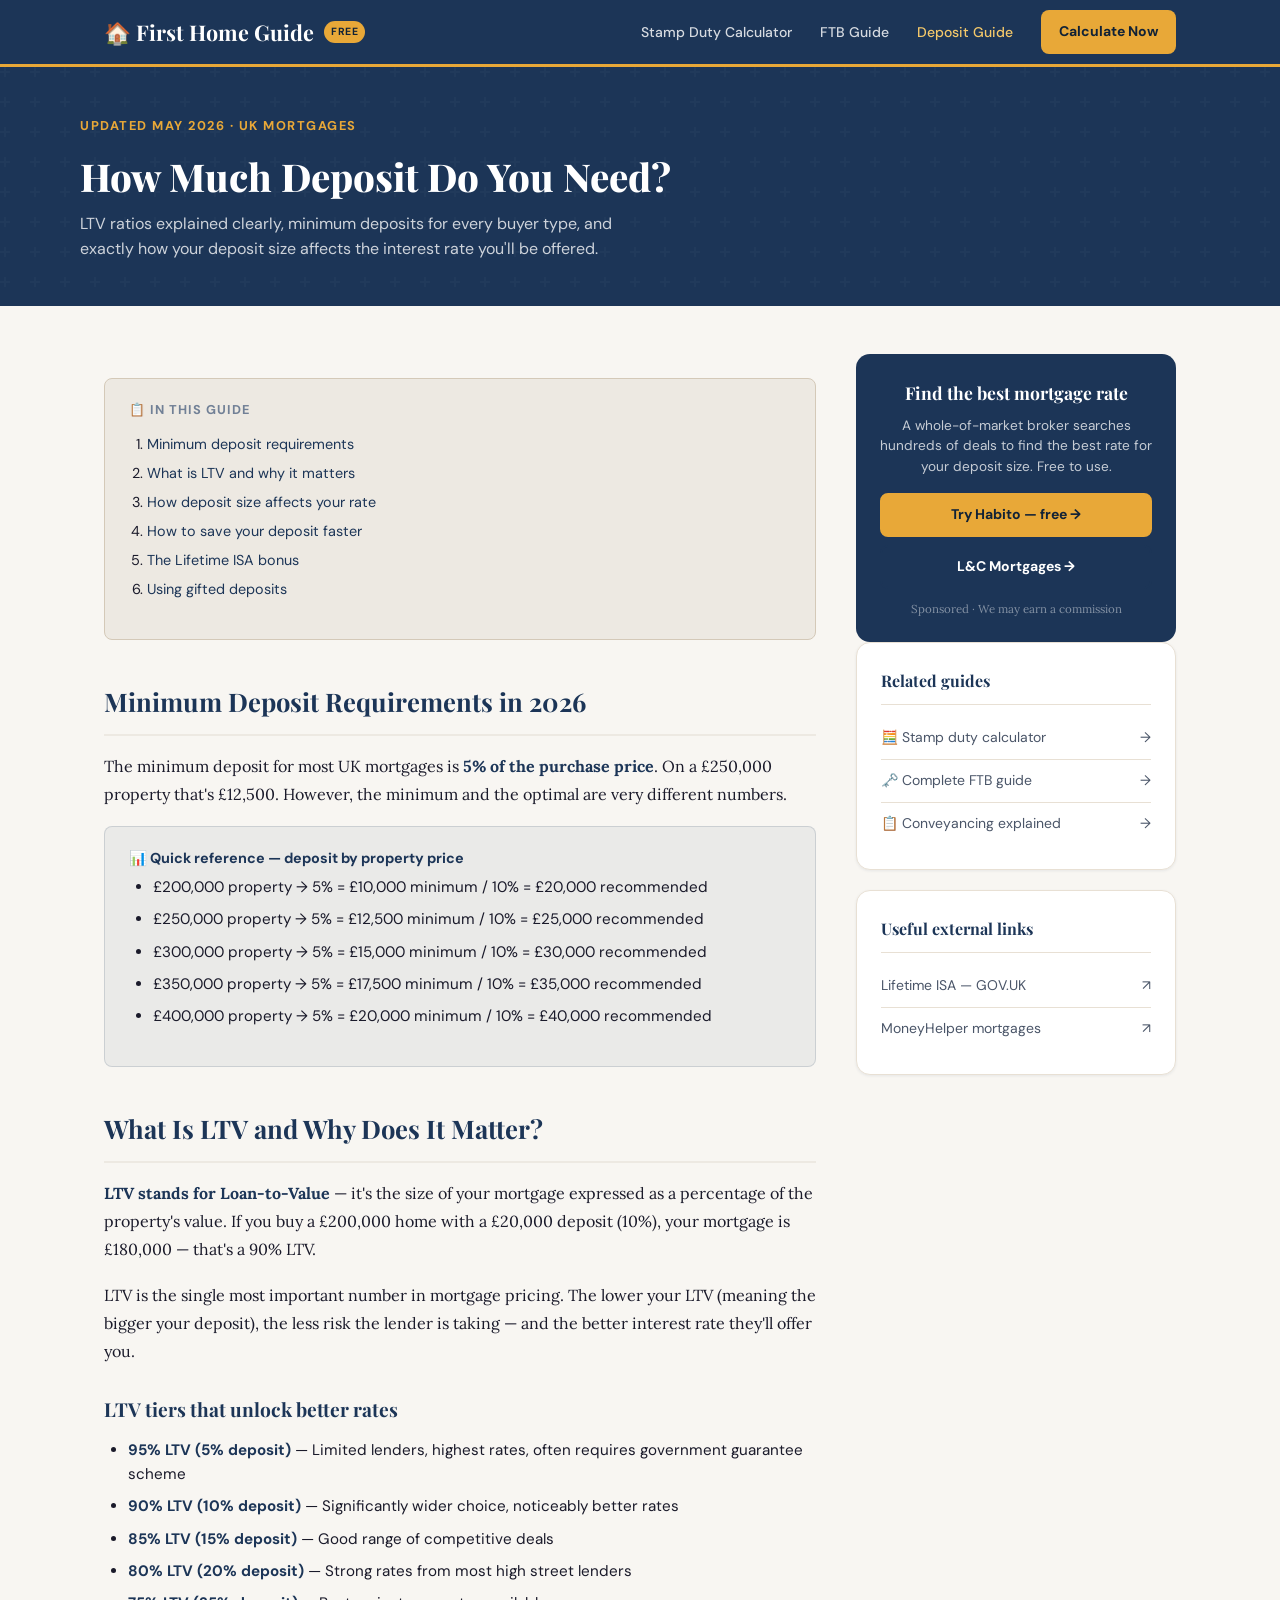
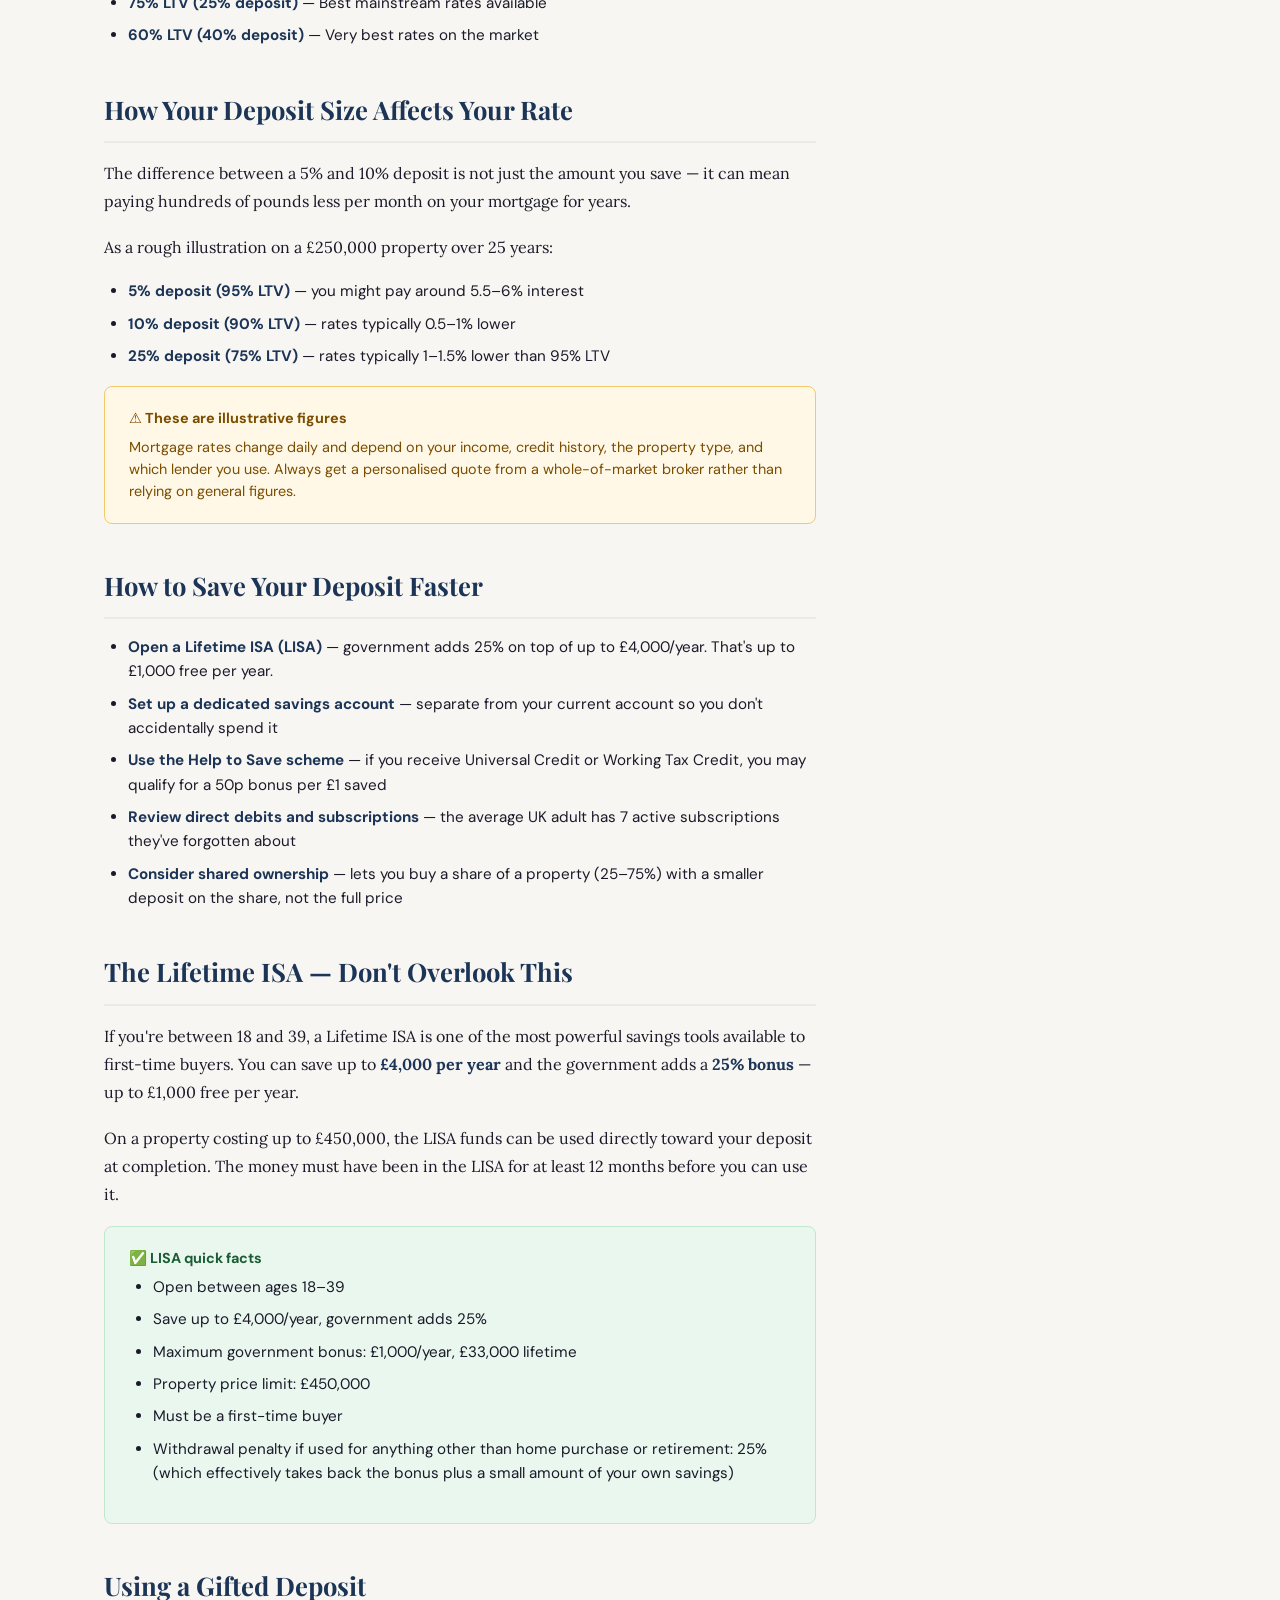
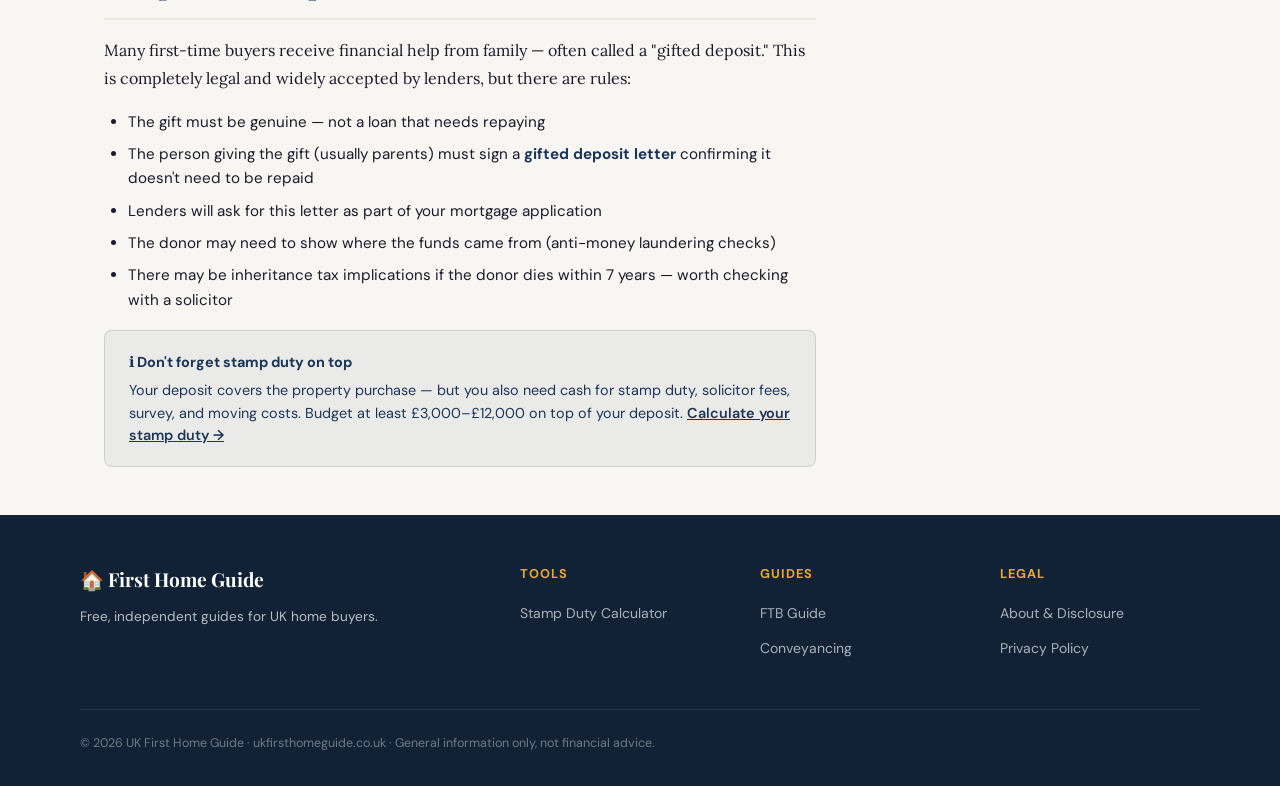
<file: mortgage-deposit-guide.html>
<!DOCTYPE html>
<html lang="en">
<head>
  <meta charset="UTF-8" />
  <meta name="viewport" content="width=device-width, initial-scale=1.0" />
  <title>Mortgage Deposit Guide UK 2026 — How Much Do You Need?</title>
  <meta name="description" content="How much deposit do you need for a UK mortgage in 2026? LTV ratios explained, minimum deposits by lender type, and how your deposit size affects your interest rate." />
  <meta name="keywords" content="mortgage deposit uk 2026, how much deposit first time buyer, minimum deposit mortgage uk, LTV ratio explained, 5 percent deposit mortgage" />
  <link rel="canonical" href="https://www.ukfirsthomeguide.co.uk/mortgage-deposit-guide.html" />
  <script type="application/ld+json">
  {
    "@context": "https://schema.org",
    "@type": "Article",
    "headline": "Mortgage Deposit Guide UK 2026 — How Much Do You Need?",
    "description": "How much deposit do you need for a UK mortgage? LTV ratios, minimum deposits, and how your deposit affects your rate.",
    "dateModified": "2026-05-01",
    "publisher": { "@type": "Organization", "name": "UK First Home Guide" }
  }
  </script>
  <link rel="stylesheet" href="css/style.css" />
</head>
<body>

<nav class="nav">
  <div class="nav-inner">
    <a href="/" class="nav-logo">🏠 First Home Guide <span class="nav-logo-badge">Free</span></a>
    <ul class="nav-links" id="navLinks">
      <li><a href="stamp-duty-calculator.html">Stamp Duty Calculator</a></li>
      <li><a href="first-time-buyer-guide.html">FTB Guide</a></li>
      <li><a href="mortgage-deposit-guide.html" style="color: var(--amber-light);">Deposit Guide</a></li>
      <li><a href="stamp-duty-calculator.html" class="nav-cta btn btn-sm">Calculate Now</a></li>
    </ul>
    <button class="nav-mobile-toggle" onclick="document.getElementById('navLinks').classList.toggle('open')">☰</button>
  </div>
</nav>

<section class="page-hero hero">
  <div class="hero-inner">
    <p class="hero-eyebrow">Updated May 2026 · UK Mortgages</p>
    <h1>How Much Deposit Do You Need?</h1>
    <p class="hero-sub">LTV ratios explained clearly, minimum deposits for every buyer type, and exactly how your deposit size affects the interest rate you'll be offered.</p>
  </div>
</section>

<div class="article-layout">
  <article class="article-content">

    <div class="toc">
      <h4>📋 In this guide</h4>
      <ol>
        <li><a href="#minimum">Minimum deposit requirements</a></li>
        <li><a href="#ltv">What is LTV and why it matters</a></li>
        <li><a href="#rate-impact">How deposit size affects your rate</a></li>
        <li><a href="#saving">How to save your deposit faster</a></li>
        <li><a href="#lisa">The Lifetime ISA bonus</a></li>
        <li><a href="#gifted">Using gifted deposits</a></li>
      </ol>
    </div>

    <h2 id="minimum">Minimum Deposit Requirements in 2026</h2>
    <p>The minimum deposit for most UK mortgages is <strong>5% of the purchase price</strong>. On a £250,000 property that's £12,500. However, the minimum and the optimal are very different numbers.</p>

    <div class="callout callout-info">
      <div class="callout-title">📊 Quick reference — deposit by property price</div>
      <ul>
        <li>£200,000 property → 5% = £10,000 minimum / 10% = £20,000 recommended</li>
        <li>£250,000 property → 5% = £12,500 minimum / 10% = £25,000 recommended</li>
        <li>£300,000 property → 5% = £15,000 minimum / 10% = £30,000 recommended</li>
        <li>£350,000 property → 5% = £17,500 minimum / 10% = £35,000 recommended</li>
        <li>£400,000 property → 5% = £20,000 minimum / 10% = £40,000 recommended</li>
      </ul>
    </div>

    <h2 id="ltv">What Is LTV and Why Does It Matter?</h2>
    <p><strong>LTV stands for Loan-to-Value</strong> — it's the size of your mortgage expressed as a percentage of the property's value. If you buy a £200,000 home with a £20,000 deposit (10%), your mortgage is £180,000 — that's a 90% LTV.</p>
    <p>LTV is the single most important number in mortgage pricing. The lower your LTV (meaning the bigger your deposit), the less risk the lender is taking — and the better interest rate they'll offer you.</p>

    <h3>LTV tiers that unlock better rates</h3>
    <ul>
      <li><strong>95% LTV (5% deposit)</strong> — Limited lenders, highest rates, often requires government guarantee scheme</li>
      <li><strong>90% LTV (10% deposit)</strong> — Significantly wider choice, noticeably better rates</li>
      <li><strong>85% LTV (15% deposit)</strong> — Good range of competitive deals</li>
      <li><strong>80% LTV (20% deposit)</strong> — Strong rates from most high street lenders</li>
      <li><strong>75% LTV (25% deposit)</strong> — Best mainstream rates available</li>
      <li><strong>60% LTV (40% deposit)</strong> — Very best rates on the market</li>
    </ul>

    <h2 id="rate-impact">How Your Deposit Size Affects Your Rate</h2>
    <p>The difference between a 5% and 10% deposit is not just the amount you save — it can mean paying hundreds of pounds less per month on your mortgage for years.</p>
    <p>As a rough illustration on a £250,000 property over 25 years:</p>
    <ul>
      <li><strong>5% deposit (95% LTV)</strong> — you might pay around 5.5–6% interest</li>
      <li><strong>10% deposit (90% LTV)</strong> — rates typically 0.5–1% lower</li>
      <li><strong>25% deposit (75% LTV)</strong> — rates typically 1–1.5% lower than 95% LTV</li>
    </ul>

    <div class="callout callout-warning">
      <div class="callout-title">⚠️ These are illustrative figures</div>
      Mortgage rates change daily and depend on your income, credit history, the property type, and which lender you use. Always get a personalised quote from a whole-of-market broker rather than relying on general figures.
    </div>

    <h2 id="saving">How to Save Your Deposit Faster</h2>
    <ul>
      <li><strong>Open a Lifetime ISA (LISA)</strong> — government adds 25% on top of up to £4,000/year. That's up to £1,000 free per year.</li>
      <li><strong>Set up a dedicated savings account</strong> — separate from your current account so you don't accidentally spend it</li>
      <li><strong>Use the Help to Save scheme</strong> — if you receive Universal Credit or Working Tax Credit, you may qualify for a 50p bonus per £1 saved</li>
      <li><strong>Review direct debits and subscriptions</strong> — the average UK adult has 7 active subscriptions they've forgotten about</li>
      <li><strong>Consider shared ownership</strong> — lets you buy a share of a property (25–75%) with a smaller deposit on the share, not the full price</li>
    </ul>

    <h2 id="lisa">The Lifetime ISA — Don't Overlook This</h2>
    <p>If you're between 18 and 39, a Lifetime ISA is one of the most powerful savings tools available to first-time buyers. You can save up to <strong>£4,000 per year</strong> and the government adds a <strong>25% bonus</strong> — up to £1,000 free per year.</p>
    <p>On a property costing up to £450,000, the LISA funds can be used directly toward your deposit at completion. The money must have been in the LISA for at least 12 months before you can use it.</p>

    <div class="callout callout-success">
      <div class="callout-title">✅ LISA quick facts</div>
      <ul>
        <li>Open between ages 18–39</li>
        <li>Save up to £4,000/year, government adds 25%</li>
        <li>Maximum government bonus: £1,000/year, £33,000 lifetime</li>
        <li>Property price limit: £450,000</li>
        <li>Must be a first-time buyer</li>
        <li>Withdrawal penalty if used for anything other than home purchase or retirement: 25% (which effectively takes back the bonus plus a small amount of your own savings)</li>
      </ul>
    </div>

    <h2 id="gifted">Using a Gifted Deposit</h2>
    <p>Many first-time buyers receive financial help from family — often called a "gifted deposit." This is completely legal and widely accepted by lenders, but there are rules:</p>
    <ul>
      <li>The gift must be genuine — not a loan that needs repaying</li>
      <li>The person giving the gift (usually parents) must sign a <strong>gifted deposit letter</strong> confirming it doesn't need to be repaid</li>
      <li>Lenders will ask for this letter as part of your mortgage application</li>
      <li>The donor may need to show where the funds came from (anti-money laundering checks)</li>
      <li>There may be inheritance tax implications if the donor dies within 7 years — worth checking with a solicitor</li>
    </ul>

    <div class="callout callout-info">
      <div class="callout-title">ℹ️ Don't forget stamp duty on top</div>
      Your deposit covers the property purchase — but you also need cash for stamp duty, solicitor fees, survey, and moving costs. Budget at least £3,000–£12,000 on top of your deposit. <a href="stamp-duty-calculator.html" style="color: var(--navy); font-weight: 600;">Calculate your stamp duty →</a>
    </div>

  </article>

  <aside class="sidebar">
    <div class="affiliate-cta">
      <h4>Find the best mortgage rate</h4>
      <p>A whole-of-market broker searches hundreds of deals to find the best rate for your deposit size. Free to use.</p>
      <a href="https://www.habito.com/" target="_blank" rel="noopener sponsored" class="btn btn-primary btn-sm" style="width:100%;justify-content:center;margin-bottom:8px;">Try Habito — free →</a>
      <a href="https://www.landc.co.uk/" target="_blank" rel="noopener sponsored" class="btn btn-navy btn-sm" style="width:100%;justify-content:center;">L&C Mortgages →</a>
      <div class="affiliate-disclaimer">Sponsored · We may earn a commission</div>
    </div>
    <div class="sidebar-card">
      <h4>Related guides</h4>
      <a href="stamp-duty-calculator.html" class="sidebar-link"><span>🧮 Stamp duty calculator</span><span>→</span></a>
      <a href="first-time-buyer-guide.html" class="sidebar-link"><span>🗝️ Complete FTB guide</span><span>→</span></a>
      <a href="conveyancing-guide.html" class="sidebar-link"><span>📋 Conveyancing explained</span><span>→</span></a>
    </div>
    <div class="sidebar-card">
      <h4>Useful external links</h4>
      <a href="https://www.gov.uk/lifetime-isa" target="_blank" rel="noopener" class="sidebar-link"><span>Lifetime ISA — GOV.UK</span><span>↗</span></a>
      <a href="https://www.moneyhelper.org.uk/en/homes/buying-a-home/mortgages-for-first-time-buyers" target="_blank" rel="noopener" class="sidebar-link"><span>MoneyHelper mortgages</span><span>↗</span></a>
    </div>
  </aside>
</div>

<footer class="footer">
  <div class="footer-inner">
    <div class="footer-grid">
      <div class="footer-brand"><h3>🏠 First Home Guide</h3><p>Free, independent guides for UK home buyers.</p></div>
      <div class="footer-col"><h4>Tools</h4><ul><li><a href="stamp-duty-calculator.html">Stamp Duty Calculator</a></li></ul></div>
      <div class="footer-col"><h4>Guides</h4><ul><li><a href="first-time-buyer-guide.html">FTB Guide</a></li><li><a href="conveyancing-guide.html">Conveyancing</a></li></ul></div>
      <div class="footer-col"><h4>Legal</h4><ul><li><a href="about.html">About & Disclosure</a></li><li><a href="privacy.html">Privacy Policy</a></li></ul></div>
    </div>
    <div class="footer-bottom">
      <div class="footer-legal">© 2026 UK First Home Guide · ukfirsthomeguide.co.uk · General information only, not financial advice.</div>
    </div>
  </div>
</footer>

</body>
</html>
</file>
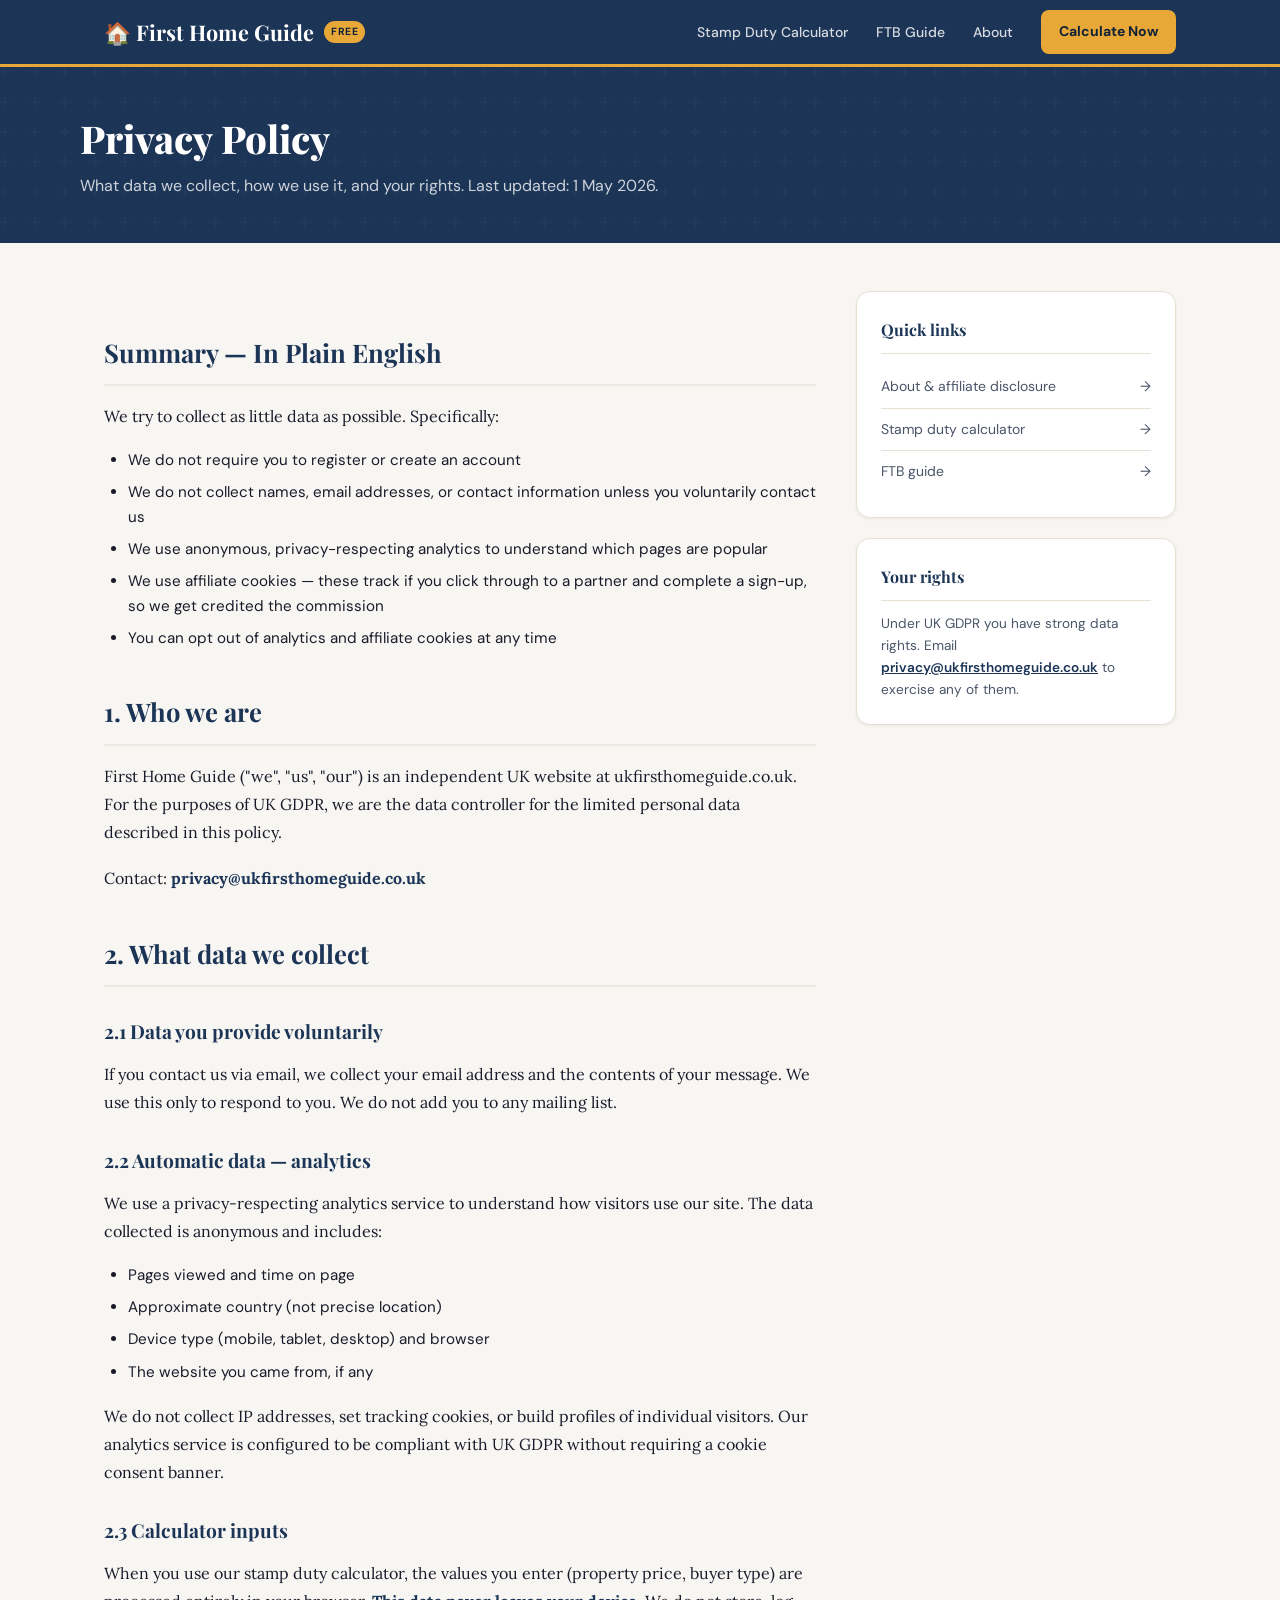
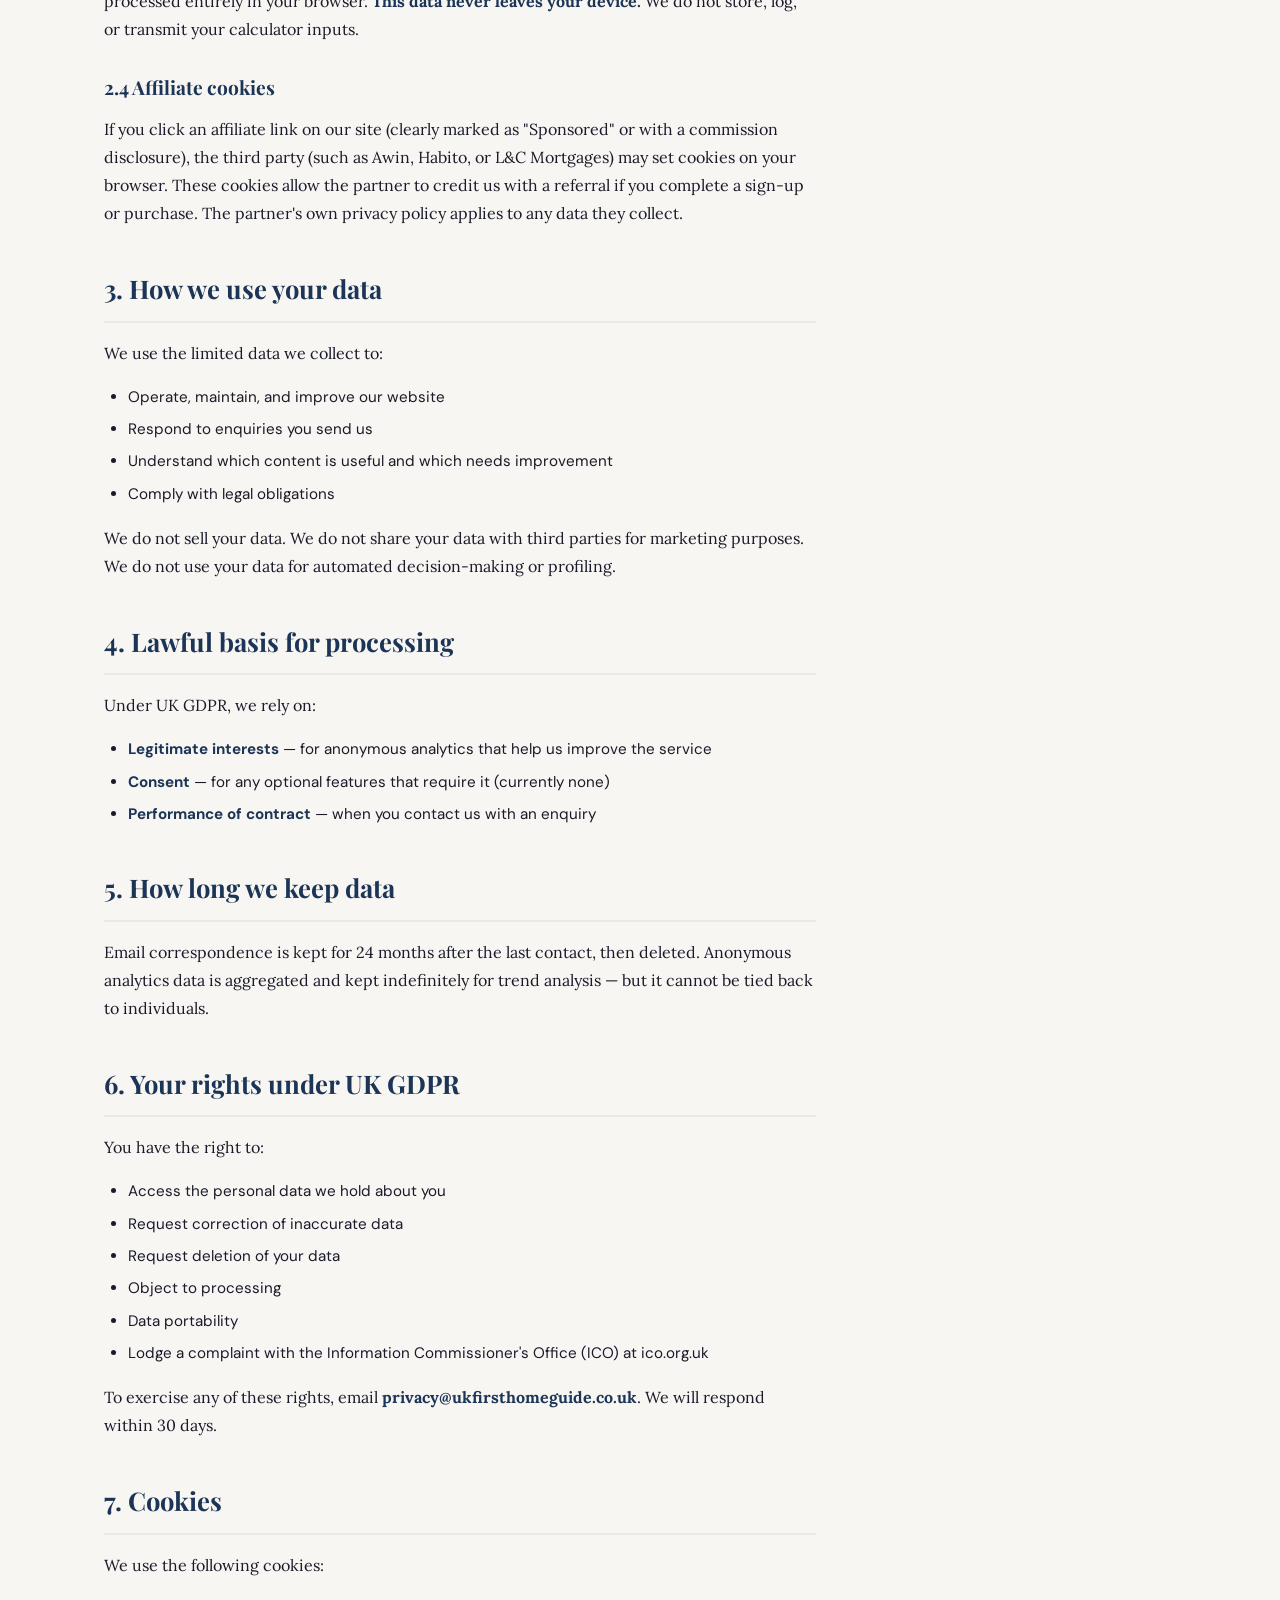
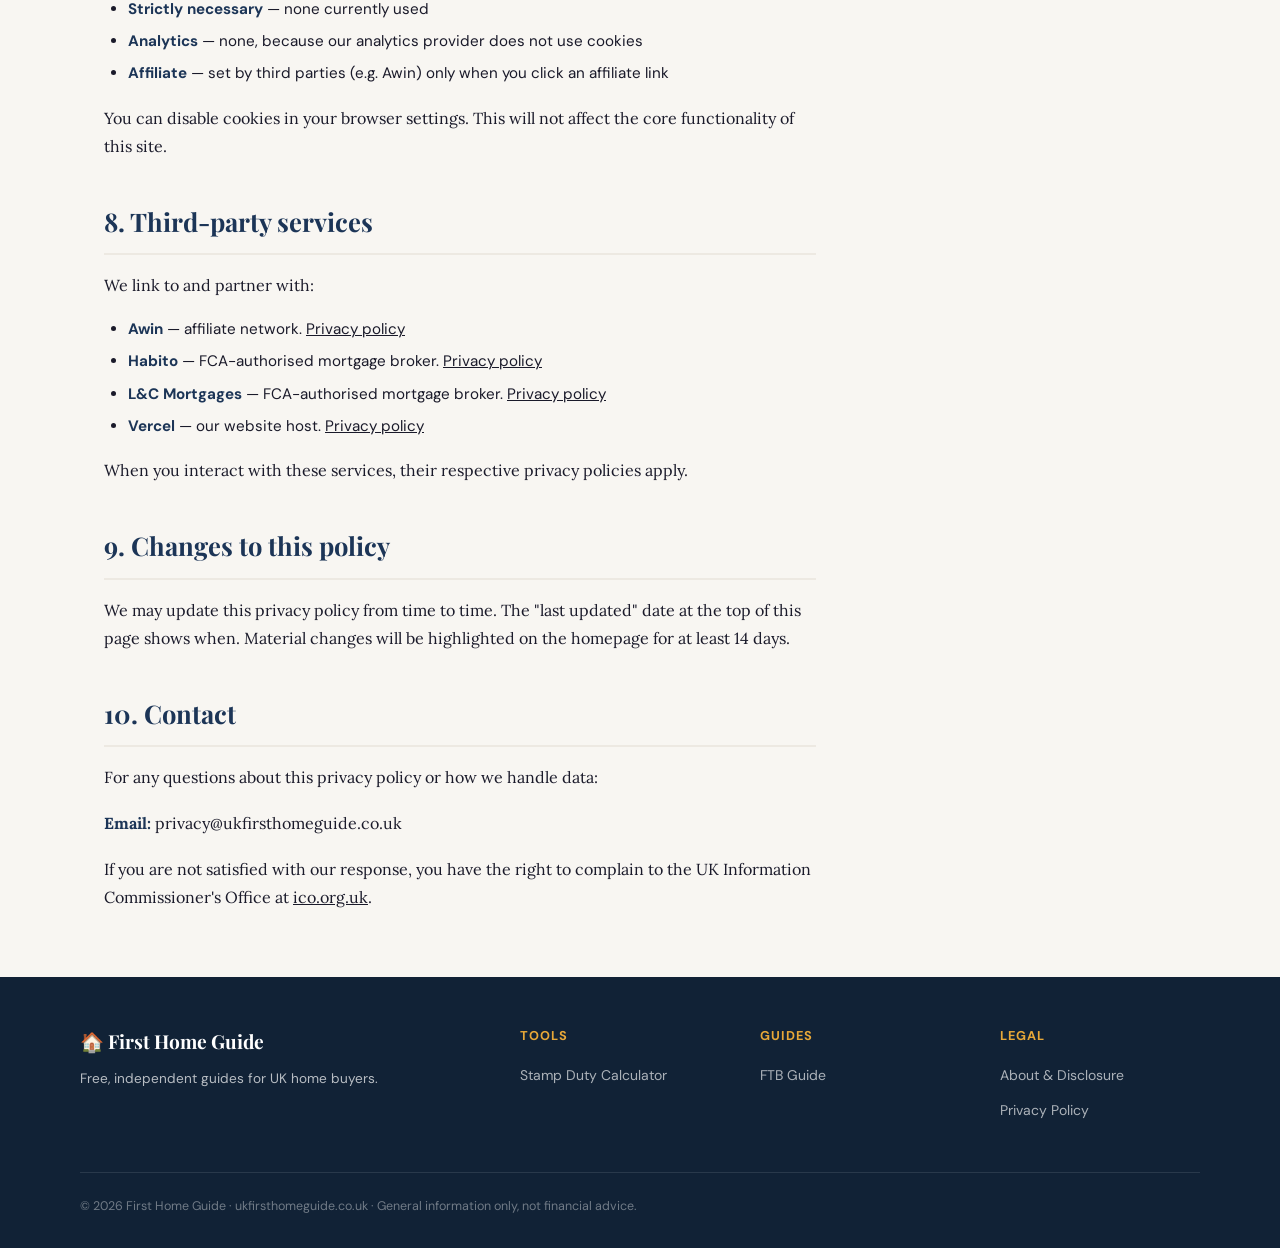
<file: privacy.html>
<!DOCTYPE html>
<html lang="en">
<head>
  <meta charset="UTF-8" />
  <meta name="viewport" content="width=device-width, initial-scale=1.0" />
  <title>Privacy Policy — First Home Guide UK</title>
  <meta name="description" content="Privacy policy for First Home Guide UK — what data we collect, how we use it, and your rights under UK GDPR." />
  <meta name="robots" content="index, follow" />
  <link rel="canonical" href="https://www.ukfirsthomeguide.co.uk/privacy.html" />
  <link rel="stylesheet" href="css/style.css" />
</head>
<body>

<nav class="nav">
  <div class="nav-inner">
    <a href="/" class="nav-logo">🏠 First Home Guide <span class="nav-logo-badge">Free</span></a>
    <ul class="nav-links" id="navLinks">
      <li><a href="stamp-duty-calculator.html">Stamp Duty Calculator</a></li>
      <li><a href="first-time-buyer-guide.html">FTB Guide</a></li>
      <li><a href="about.html">About</a></li>
      <li><a href="stamp-duty-calculator.html" class="nav-cta btn btn-sm">Calculate Now</a></li>
    </ul>
    <button class="nav-mobile-toggle" onclick="document.getElementById('navLinks').classList.toggle('open')">☰</button>
  </div>
</nav>

<section class="page-hero hero">
  <div class="hero-inner">
    <h1>Privacy Policy</h1>
    <p class="hero-sub">What data we collect, how we use it, and your rights. Last updated: 1 May 2026.</p>
  </div>
</section>

<div class="article-layout">
  <article class="article-content">

    <h2>Summary — In Plain English</h2>
    <p>We try to collect as little data as possible. Specifically:</p>
    <ul>
      <li>We do not require you to register or create an account</li>
      <li>We do not collect names, email addresses, or contact information unless you voluntarily contact us</li>
      <li>We use anonymous, privacy-respecting analytics to understand which pages are popular</li>
      <li>We use affiliate cookies — these track if you click through to a partner and complete a sign-up, so we get credited the commission</li>
      <li>You can opt out of analytics and affiliate cookies at any time</li>
    </ul>

    <h2>1. Who we are</h2>
    <p>First Home Guide ("we", "us", "our") is an independent UK website at ukfirsthomeguide.co.uk. For the purposes of UK GDPR, we are the data controller for the limited personal data described in this policy.</p>
    <p>Contact: <strong>privacy@ukfirsthomeguide.co.uk</strong></p>

    <h2>2. What data we collect</h2>

    <h3>2.1 Data you provide voluntarily</h3>
    <p>If you contact us via email, we collect your email address and the contents of your message. We use this only to respond to you. We do not add you to any mailing list.</p>

    <h3>2.2 Automatic data — analytics</h3>
    <p>We use a privacy-respecting analytics service to understand how visitors use our site. The data collected is anonymous and includes:</p>
    <ul>
      <li>Pages viewed and time on page</li>
      <li>Approximate country (not precise location)</li>
      <li>Device type (mobile, tablet, desktop) and browser</li>
      <li>The website you came from, if any</li>
    </ul>
    <p>We do not collect IP addresses, set tracking cookies, or build profiles of individual visitors. Our analytics service is configured to be compliant with UK GDPR without requiring a cookie consent banner.</p>

    <h3>2.3 Calculator inputs</h3>
    <p>When you use our stamp duty calculator, the values you enter (property price, buyer type) are processed entirely in your browser. <strong>This data never leaves your device.</strong> We do not store, log, or transmit your calculator inputs.</p>

    <h3>2.4 Affiliate cookies</h3>
    <p>If you click an affiliate link on our site (clearly marked as "Sponsored" or with a commission disclosure), the third party (such as Awin, Habito, or L&C Mortgages) may set cookies on your browser. These cookies allow the partner to credit us with a referral if you complete a sign-up or purchase. The partner's own privacy policy applies to any data they collect.</p>

    <h2>3. How we use your data</h2>
    <p>We use the limited data we collect to:</p>
    <ul>
      <li>Operate, maintain, and improve our website</li>
      <li>Respond to enquiries you send us</li>
      <li>Understand which content is useful and which needs improvement</li>
      <li>Comply with legal obligations</li>
    </ul>
    <p>We do not sell your data. We do not share your data with third parties for marketing purposes. We do not use your data for automated decision-making or profiling.</p>

    <h2>4. Lawful basis for processing</h2>
    <p>Under UK GDPR, we rely on:</p>
    <ul>
      <li><strong>Legitimate interests</strong> — for anonymous analytics that help us improve the service</li>
      <li><strong>Consent</strong> — for any optional features that require it (currently none)</li>
      <li><strong>Performance of contract</strong> — when you contact us with an enquiry</li>
    </ul>

    <h2>5. How long we keep data</h2>
    <p>Email correspondence is kept for 24 months after the last contact, then deleted. Anonymous analytics data is aggregated and kept indefinitely for trend analysis — but it cannot be tied back to individuals.</p>

    <h2>6. Your rights under UK GDPR</h2>
    <p>You have the right to:</p>
    <ul>
      <li>Access the personal data we hold about you</li>
      <li>Request correction of inaccurate data</li>
      <li>Request deletion of your data</li>
      <li>Object to processing</li>
      <li>Data portability</li>
      <li>Lodge a complaint with the Information Commissioner's Office (ICO) at ico.org.uk</li>
    </ul>
    <p>To exercise any of these rights, email <strong>privacy@ukfirsthomeguide.co.uk</strong>. We will respond within 30 days.</p>

    <h2>7. Cookies</h2>
    <p>We use the following cookies:</p>
    <ul>
      <li><strong>Strictly necessary</strong> — none currently used</li>
      <li><strong>Analytics</strong> — none, because our analytics provider does not use cookies</li>
      <li><strong>Affiliate</strong> — set by third parties (e.g. Awin) only when you click an affiliate link</li>
    </ul>
    <p>You can disable cookies in your browser settings. This will not affect the core functionality of this site.</p>

    <h2>8. Third-party services</h2>
    <p>We link to and partner with:</p>
    <ul>
      <li><strong>Awin</strong> — affiliate network. <a href="https://www.awin.com/gb/legal/privacy-policy" target="_blank" rel="noopener">Privacy policy</a></li>
      <li><strong>Habito</strong> — FCA-authorised mortgage broker. <a href="https://www.habito.com/privacy" target="_blank" rel="noopener">Privacy policy</a></li>
      <li><strong>L&C Mortgages</strong> — FCA-authorised mortgage broker. <a href="https://www.landc.co.uk/privacy-policy" target="_blank" rel="noopener">Privacy policy</a></li>
      <li><strong>Vercel</strong> — our website host. <a href="https://vercel.com/legal/privacy-policy" target="_blank" rel="noopener">Privacy policy</a></li>
    </ul>
    <p>When you interact with these services, their respective privacy policies apply.</p>

    <h2>9. Changes to this policy</h2>
    <p>We may update this privacy policy from time to time. The "last updated" date at the top of this page shows when. Material changes will be highlighted on the homepage for at least 14 days.</p>

    <h2>10. Contact</h2>
    <p>For any questions about this privacy policy or how we handle data:</p>
    <p><strong>Email:</strong> privacy@ukfirsthomeguide.co.uk</p>
    <p>If you are not satisfied with our response, you have the right to complain to the UK Information Commissioner's Office at <a href="https://ico.org.uk" target="_blank" rel="noopener">ico.org.uk</a>.</p>

  </article>

  <aside class="sidebar">
    <div class="sidebar-card">
      <h4>Quick links</h4>
      <a href="about.html" class="sidebar-link"><span>About & affiliate disclosure</span><span>→</span></a>
      <a href="stamp-duty-calculator.html" class="sidebar-link"><span>Stamp duty calculator</span><span>→</span></a>
      <a href="first-time-buyer-guide.html" class="sidebar-link"><span>FTB guide</span><span>→</span></a>
    </div>
    <div class="sidebar-card">
      <h4>Your rights</h4>
      <p style="font-family: var(--font-ui); font-size: 0.85rem; color: var(--text-mid); line-height: 1.6;">
        Under UK GDPR you have strong data rights. Email
        <a href="mailto:privacy@ukfirsthomeguide.co.uk" style="color: var(--navy); font-weight: 600;">privacy@ukfirsthomeguide.co.uk</a>
        to exercise any of them.
      </p>
    </div>
  </aside>
</div>

<footer class="footer">
  <div class="footer-inner">
    <div class="footer-grid">
      <div class="footer-brand"><h3>🏠 First Home Guide</h3><p>Free, independent guides for UK home buyers.</p></div>
      <div class="footer-col"><h4>Tools</h4><ul><li><a href="stamp-duty-calculator.html">Stamp Duty Calculator</a></li></ul></div>
      <div class="footer-col"><h4>Guides</h4><ul><li><a href="first-time-buyer-guide.html">FTB Guide</a></li></ul></div>
      <div class="footer-col"><h4>Legal</h4><ul><li><a href="about.html">About & Disclosure</a></li><li><a href="privacy.html">Privacy Policy</a></li></ul></div>
    </div>
    <div class="footer-bottom">
      <div class="footer-legal">© 2026 First Home Guide · ukfirsthomeguide.co.uk · General information only, not financial advice.</div>
    </div>
  </div>
</footer>

</body>
</html>
</file>
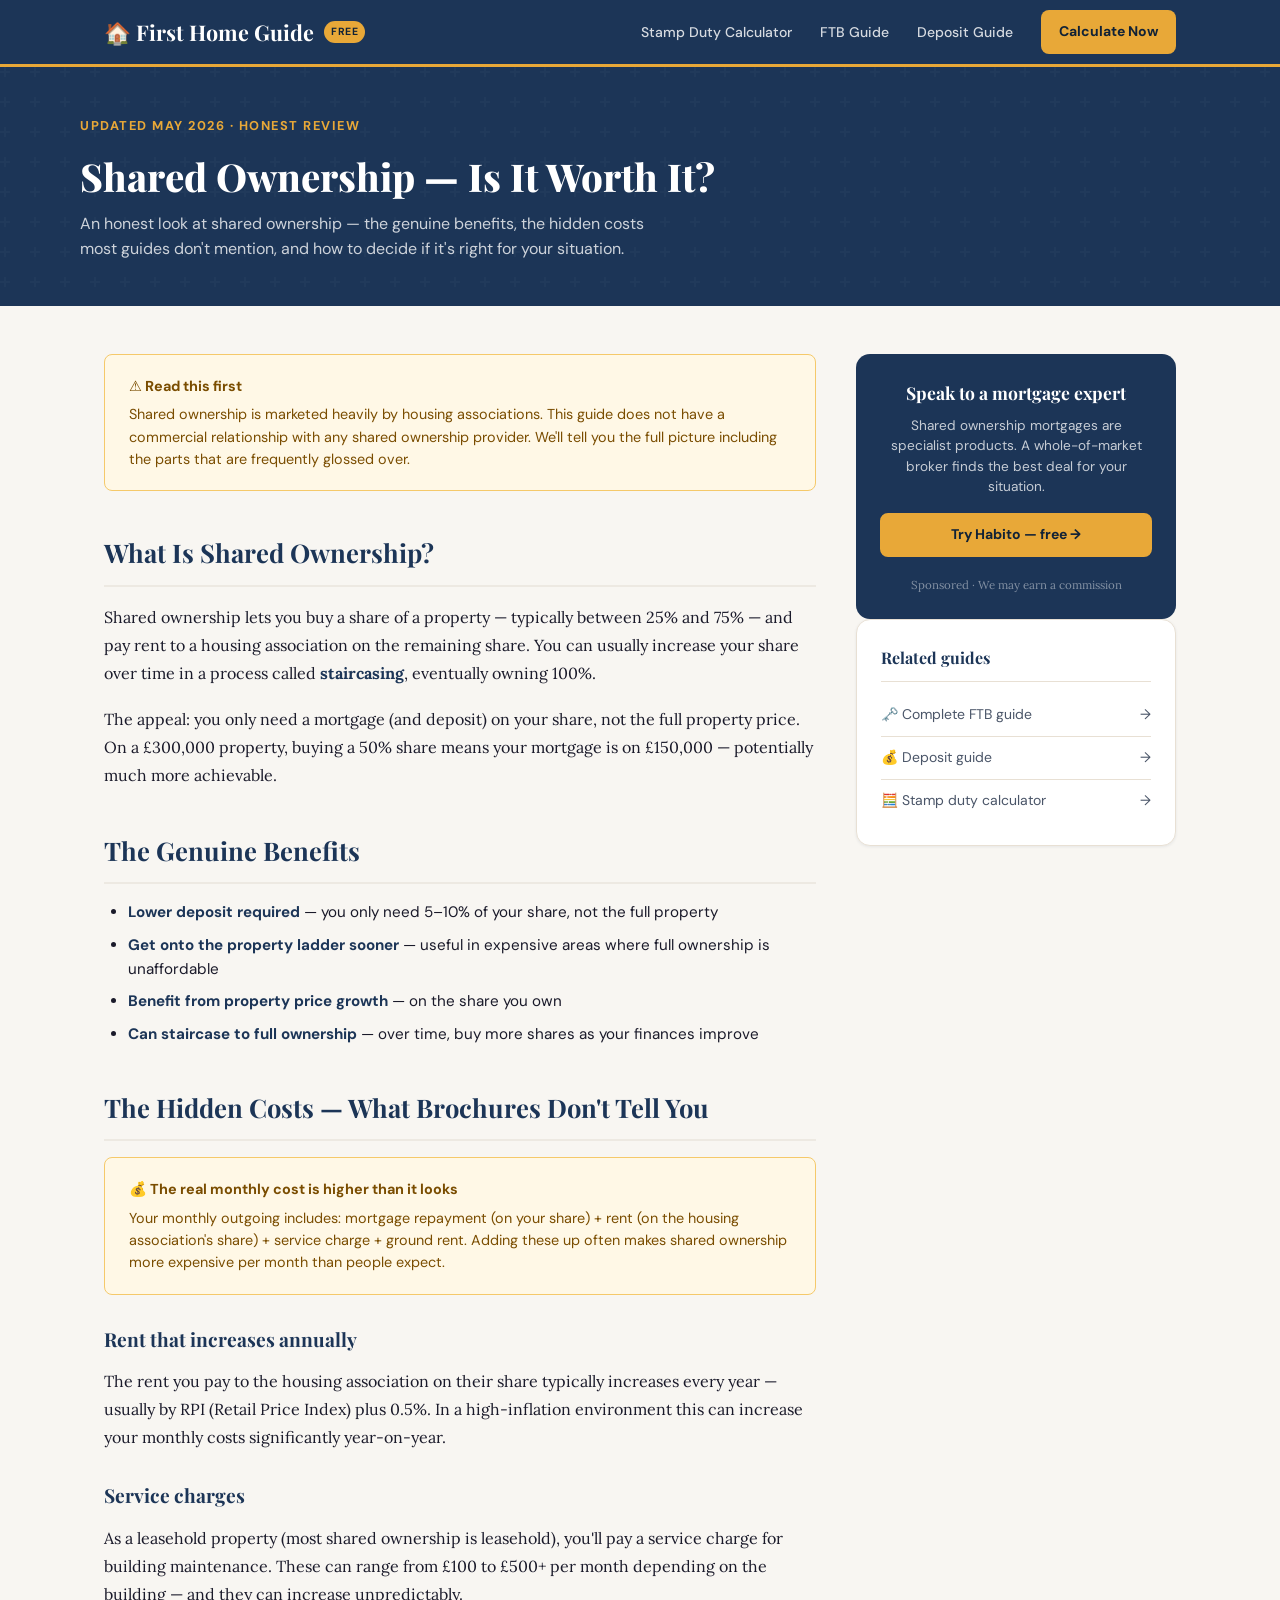
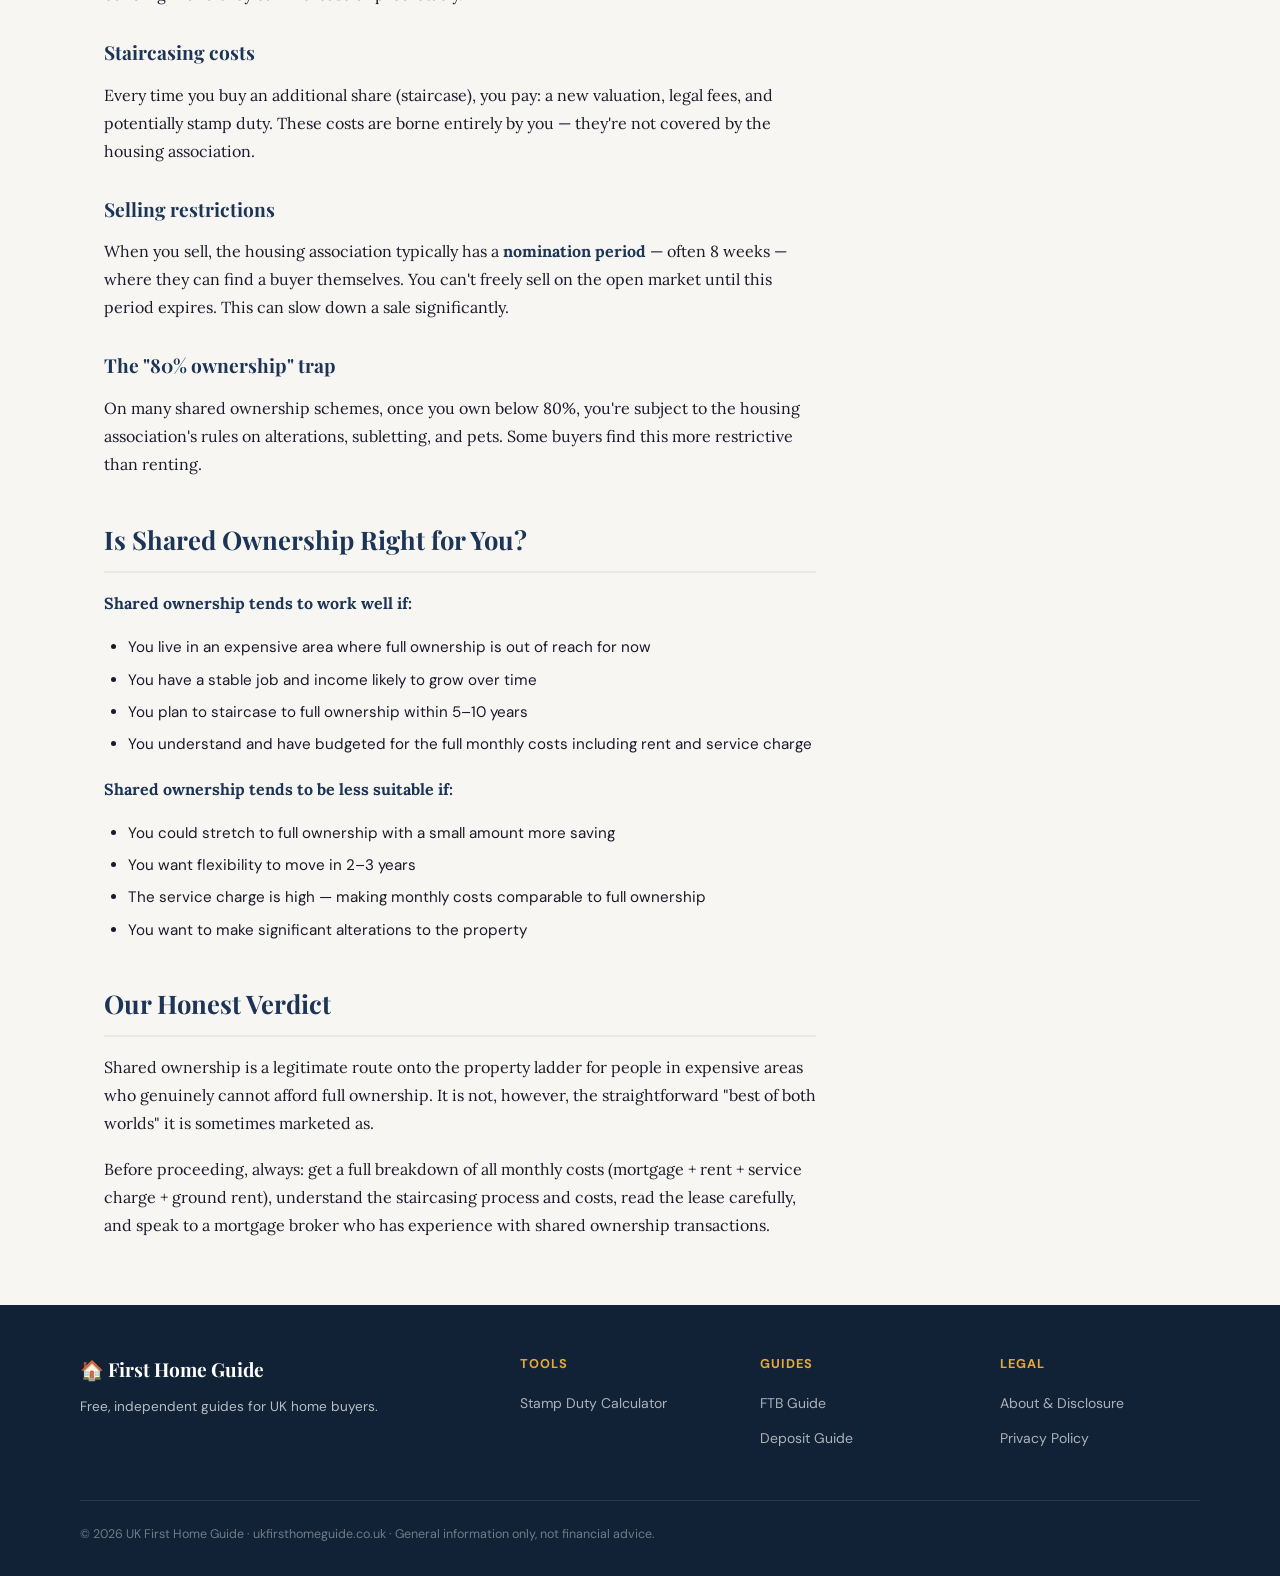
<file: shared-ownership-guide.html>
<!DOCTYPE html>
<html lang="en">
<head>
  <meta charset="UTF-8" />
  <meta name="viewport" content="width=device-width, initial-scale=1.0" />
  <title>Shared Ownership UK 2026 — Honest Pros, Cons and Hidden Costs</title>
  <meta name="description" content="Is shared ownership worth it in 2026? An honest guide to the pros, cons, hidden costs, and whether shared ownership makes financial sense for first-time buyers." />
  <meta name="keywords" content="shared ownership uk 2026, shared ownership pros cons, shared ownership hidden costs, is shared ownership worth it, shared ownership guide" />
  <link rel="canonical" href="https://www.ukfirsthomeguide.co.uk/shared-ownership-guide.html" />
  <link rel="stylesheet" href="css/style.css" />
</head>
<body>

<nav class="nav">
  <div class="nav-inner">
    <a href="/" class="nav-logo">🏠 First Home Guide <span class="nav-logo-badge">Free</span></a>
    <ul class="nav-links" id="navLinks">
      <li><a href="stamp-duty-calculator.html">Stamp Duty Calculator</a></li>
      <li><a href="first-time-buyer-guide.html">FTB Guide</a></li>
      <li><a href="mortgage-deposit-guide.html">Deposit Guide</a></li>
      <li><a href="stamp-duty-calculator.html" class="nav-cta btn btn-sm">Calculate Now</a></li>
    </ul>
    <button class="nav-mobile-toggle" onclick="document.getElementById('navLinks').classList.toggle('open')">☰</button>
  </div>
</nav>

<section class="page-hero hero">
  <div class="hero-inner">
    <p class="hero-eyebrow">Updated May 2026 · Honest Review</p>
    <h1>Shared Ownership — Is It Worth It?</h1>
    <p class="hero-sub">An honest look at shared ownership — the genuine benefits, the hidden costs most guides don't mention, and how to decide if it's right for your situation.</p>
  </div>
</section>

<div class="article-layout">
  <article class="article-content">

    <div class="callout callout-warning">
      <div class="callout-title">⚠️ Read this first</div>
      Shared ownership is marketed heavily by housing associations. This guide does not have a commercial relationship with any shared ownership provider. We'll tell you the full picture including the parts that are frequently glossed over.
    </div>

    <h2>What Is Shared Ownership?</h2>
    <p>Shared ownership lets you buy a share of a property — typically between 25% and 75% — and pay rent to a housing association on the remaining share. You can usually increase your share over time in a process called <strong>staircasing</strong>, eventually owning 100%.</p>
    <p>The appeal: you only need a mortgage (and deposit) on your share, not the full property price. On a £300,000 property, buying a 50% share means your mortgage is on £150,000 — potentially much more achievable.</p>

    <h2>The Genuine Benefits</h2>
    <ul>
      <li><strong>Lower deposit required</strong> — you only need 5–10% of your share, not the full property</li>
      <li><strong>Get onto the property ladder sooner</strong> — useful in expensive areas where full ownership is unaffordable</li>
      <li><strong>Benefit from property price growth</strong> — on the share you own</li>
      <li><strong>Can staircase to full ownership</strong> — over time, buy more shares as your finances improve</li>
    </ul>

    <h2>The Hidden Costs — What Brochures Don't Tell You</h2>

    <div class="callout callout-warning">
      <div class="callout-title">💰 The real monthly cost is higher than it looks</div>
      Your monthly outgoing includes: mortgage repayment (on your share) + rent (on the housing association's share) + service charge + ground rent. Adding these up often makes shared ownership more expensive per month than people expect.
    </div>

    <h3>Rent that increases annually</h3>
    <p>The rent you pay to the housing association on their share typically increases every year — usually by RPI (Retail Price Index) plus 0.5%. In a high-inflation environment this can increase your monthly costs significantly year-on-year.</p>

    <h3>Service charges</h3>
    <p>As a leasehold property (most shared ownership is leasehold), you'll pay a service charge for building maintenance. These can range from £100 to £500+ per month depending on the building — and they can increase unpredictably.</p>

    <h3>Staircasing costs</h3>
    <p>Every time you buy an additional share (staircase), you pay: a new valuation, legal fees, and potentially stamp duty. These costs are borne entirely by you — they're not covered by the housing association.</p>

    <h3>Selling restrictions</h3>
    <p>When you sell, the housing association typically has a <strong>nomination period</strong> — often 8 weeks — where they can find a buyer themselves. You can't freely sell on the open market until this period expires. This can slow down a sale significantly.</p>

    <h3>The "80% ownership" trap</h3>
    <p>On many shared ownership schemes, once you own below 80%, you're subject to the housing association's rules on alterations, subletting, and pets. Some buyers find this more restrictive than renting.</p>

    <h2>Is Shared Ownership Right for You?</h2>

    <p><strong>Shared ownership tends to work well if:</strong></p>
    <ul>
      <li>You live in an expensive area where full ownership is out of reach for now</li>
      <li>You have a stable job and income likely to grow over time</li>
      <li>You plan to staircase to full ownership within 5–10 years</li>
      <li>You understand and have budgeted for the full monthly costs including rent and service charge</li>
    </ul>

    <p><strong>Shared ownership tends to be less suitable if:</strong></p>
    <ul>
      <li>You could stretch to full ownership with a small amount more saving</li>
      <li>You want flexibility to move in 2–3 years</li>
      <li>The service charge is high — making monthly costs comparable to full ownership</li>
      <li>You want to make significant alterations to the property</li>
    </ul>

    <h2>Our Honest Verdict</h2>
    <p>Shared ownership is a legitimate route onto the property ladder for people in expensive areas who genuinely cannot afford full ownership. It is not, however, the straightforward "best of both worlds" it is sometimes marketed as.</p>
    <p>Before proceeding, always: get a full breakdown of all monthly costs (mortgage + rent + service charge + ground rent), understand the staircasing process and costs, read the lease carefully, and speak to a mortgage broker who has experience with shared ownership transactions.</p>

  </article>

  <aside class="sidebar">
    <div class="affiliate-cta">
      <h4>Speak to a mortgage expert</h4>
      <p>Shared ownership mortgages are specialist products. A whole-of-market broker finds the best deal for your situation.</p>
      <a href="https://www.habito.com/" target="_blank" rel="noopener sponsored" class="btn btn-primary btn-sm" style="width:100%;justify-content:center;margin-bottom:8px;">Try Habito — free →</a>
      <div class="affiliate-disclaimer">Sponsored · We may earn a commission</div>
    </div>
    <div class="sidebar-card">
      <h4>Related guides</h4>
      <a href="first-time-buyer-guide.html" class="sidebar-link"><span>🗝️ Complete FTB guide</span><span>→</span></a>
      <a href="mortgage-deposit-guide.html" class="sidebar-link"><span>💰 Deposit guide</span><span>→</span></a>
      <a href="stamp-duty-calculator.html" class="sidebar-link"><span>🧮 Stamp duty calculator</span><span>→</span></a>
    </div>
  </aside>
</div>

<footer class="footer">
  <div class="footer-inner">
    <div class="footer-grid">
      <div class="footer-brand"><h3>🏠 First Home Guide</h3><p>Free, independent guides for UK home buyers.</p></div>
      <div class="footer-col"><h4>Tools</h4><ul><li><a href="stamp-duty-calculator.html">Stamp Duty Calculator</a></li></ul></div>
      <div class="footer-col"><h4>Guides</h4><ul><li><a href="first-time-buyer-guide.html">FTB Guide</a></li><li><a href="mortgage-deposit-guide.html">Deposit Guide</a></li></ul></div>
      <div class="footer-col"><h4>Legal</h4><ul><li><a href="about.html">About & Disclosure</a></li><li><a href="privacy.html">Privacy Policy</a></li></ul></div>
    </div>
    <div class="footer-bottom">
      <div class="footer-legal">© 2026 UK First Home Guide · ukfirsthomeguide.co.uk · General information only, not financial advice.</div>
    </div>
  </div>
</footer>
</body>
</html>
</file>
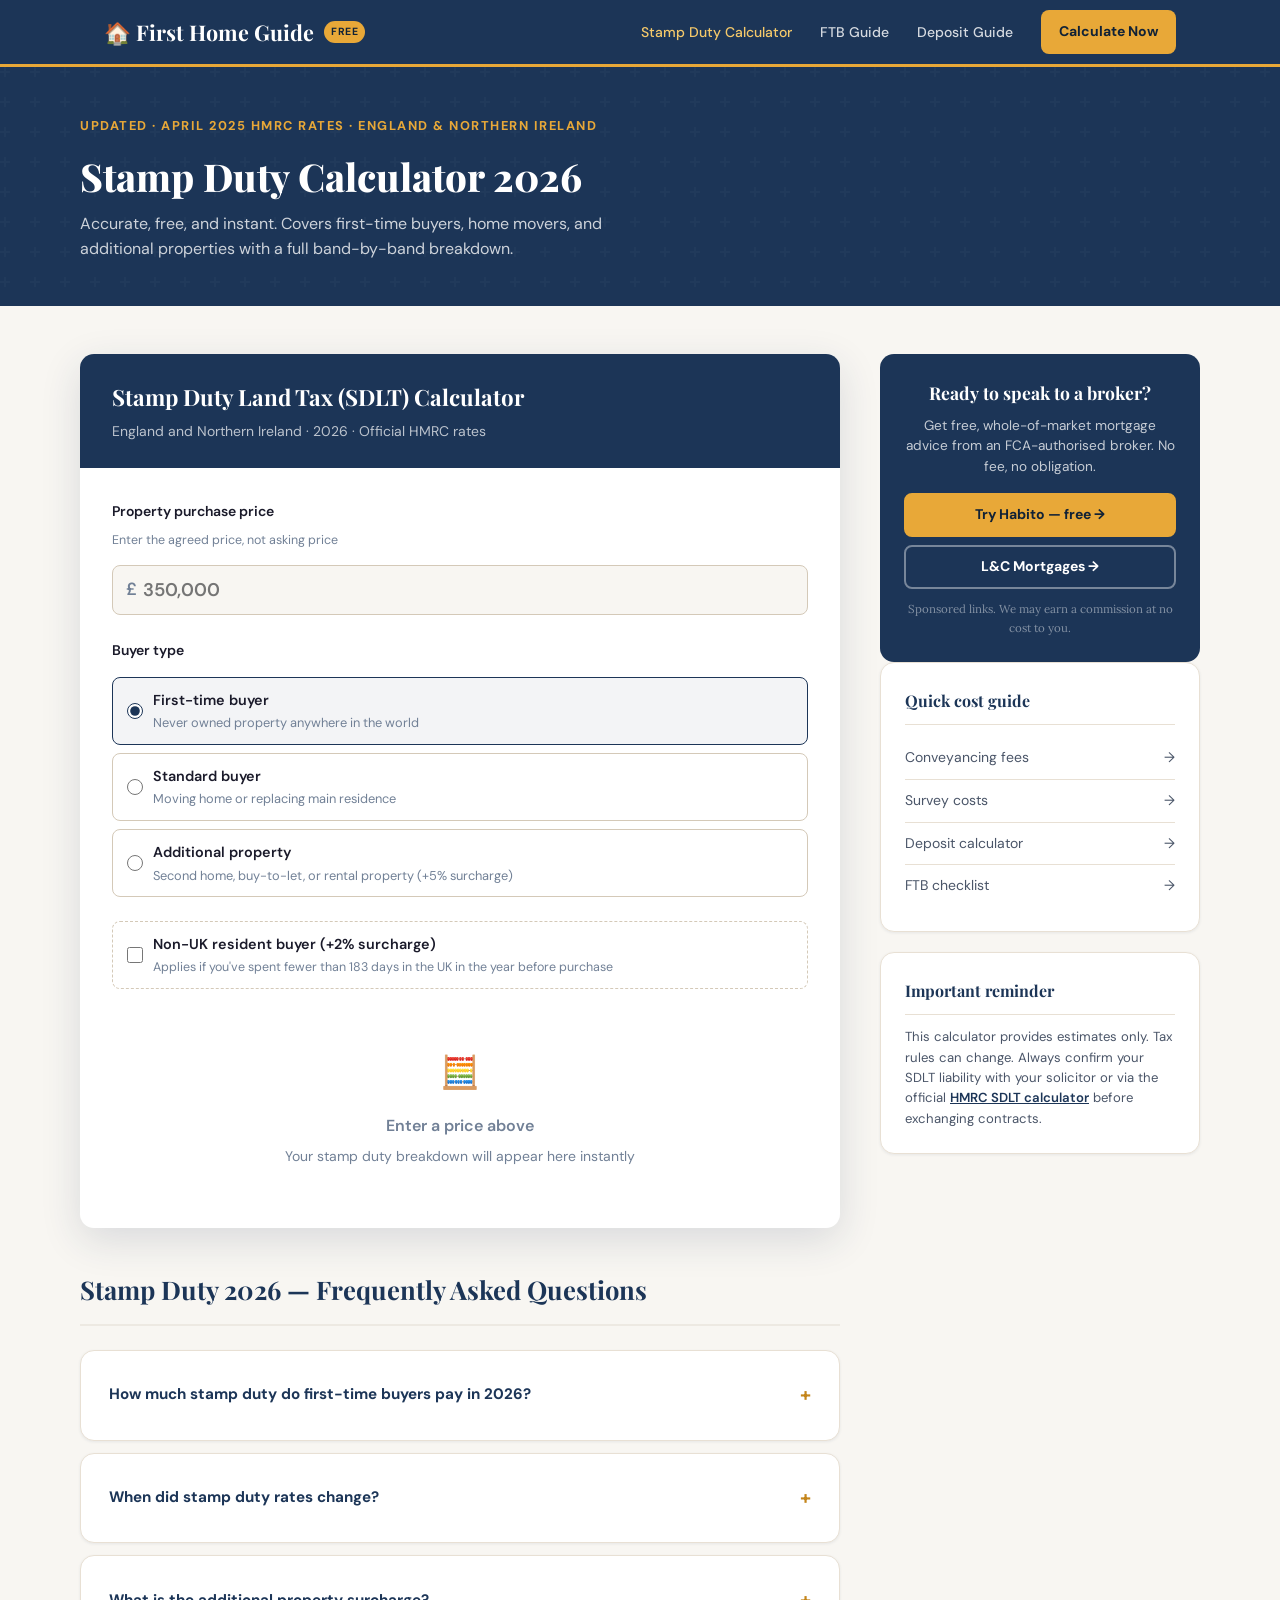
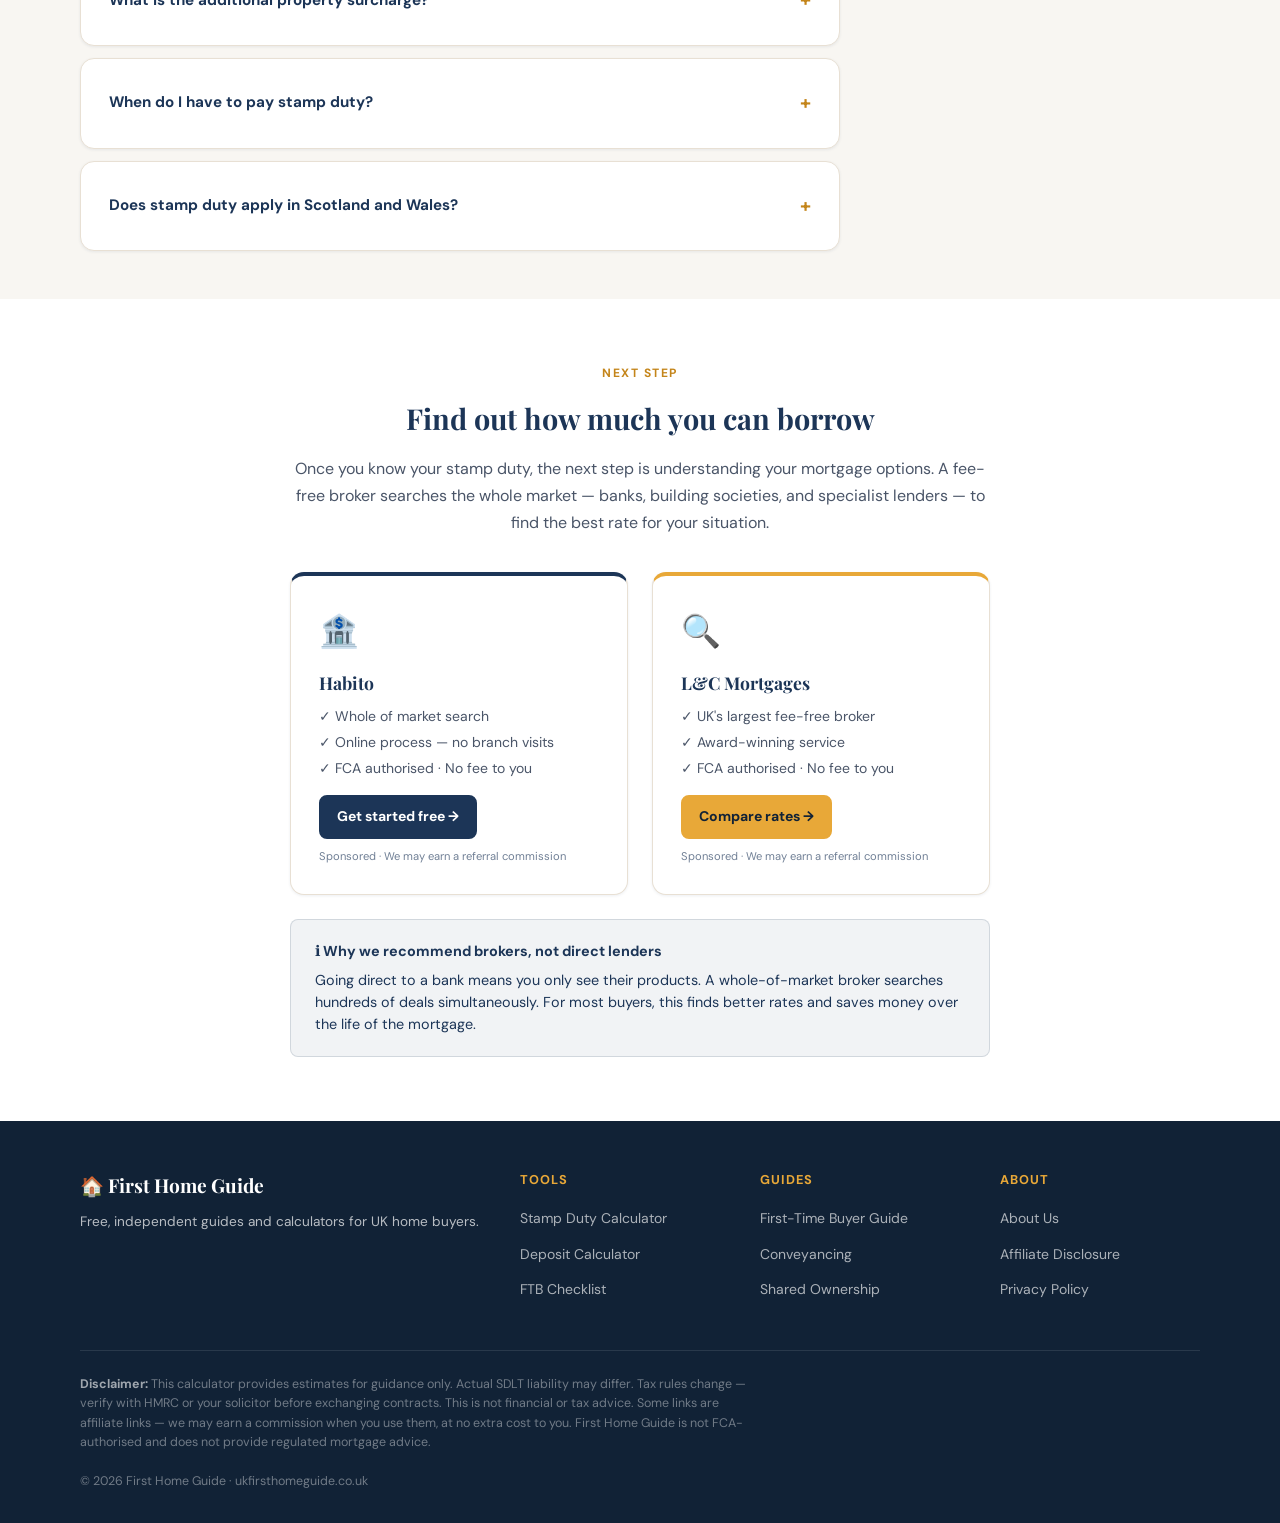
<file: stamp-duty-calculator.html>
<!DOCTYPE html>
<html lang="en">
<head>
  <meta charset="UTF-8" />
  <meta name="viewport" content="width=device-width, initial-scale=1.0" />
  <title>Stamp Duty Calculator 2026 — Accurate SDLT for England & Northern Ireland</title>
  <meta name="description" content="Free stamp duty calculator for 2026. Covers first-time buyers, standard buyers, and additional properties. Instant band-by-band SDLT breakdown using HMRC rates." />
  <meta name="keywords" content="stamp duty calculator 2026, SDLT calculator, stamp duty first time buyer 2026, stamp duty land tax, stamp duty calculator England" />
  <link rel="canonical" href="https://www.ukfirsthomeguide.co.uk/stamp-duty-calculator.html" />

  <!-- Schema: HowTo for rich results -->
  <script type="application/ld+json">
  {
    "@context": "https://schema.org",
    "@type": "WebApplication",
    "name": "Stamp Duty Calculator 2026",
    "description": "Free, accurate stamp duty (SDLT) calculator for England and Northern Ireland, using 2026 HMRC rates.",
    "url": "https://www.ukfirsthomeguide.co.uk/stamp-duty-calculator.html",
    "applicationCategory": "FinanceApplication",
    "offers": { "@type": "Offer", "price": "0", "priceCurrency": "GBP" },
    "featureList": ["First-time buyer relief", "Additional property surcharge", "Non-resident surcharge", "Band-by-band breakdown"]
  }
  </script>

  <!-- FAQ Schema for rich results -->
  <script type="application/ld+json">
  {
    "@context": "https://schema.org",
    "@type": "FAQPage",
    "mainEntity": [
      {
        "@type": "Question",
        "name": "How much stamp duty do first-time buyers pay in 2026?",
        "acceptedAnswer": {
          "@type": "Answer",
          "text": "In 2026, first-time buyers in England pay no stamp duty on properties up to £300,000. On properties between £300,001 and £500,000, they pay 5% on the portion above £300,000. Properties above £500,000 do not qualify for first-time buyer relief and standard rates apply."
        }
      },
      {
        "@type": "Question",
        "name": "When did stamp duty rates change?",
        "acceptedAnswer": {
          "@type": "Answer",
          "text": "Stamp duty rates changed on 1 April 2025. The nil-rate threshold returned to £125,000 (from the temporary £250,000), and the first-time buyer relief threshold dropped from £425,000 to £300,000. No further changes have been announced for 2026."
        }
      },
      {
        "@type": "Question",
        "name": "Do I pay stamp duty on a second home?",
        "acceptedAnswer": {
          "@type": "Answer",
          "text": "Yes. Buyers of additional residential properties (second homes, buy-to-let) pay a 5% surcharge on top of standard SDLT rates. This surcharge applies from the first pound of the purchase price."
        }
      }
    ]
  }
  </script>

  <link rel="stylesheet" href="css/style.css" />
</head>
<body>

<!-- ── Navigation ─────────────────────────────────────────────────────── -->
<nav class="nav">
  <div class="nav-inner">
    <a href="/" class="nav-logo">🏠 First Home Guide <span class="nav-logo-badge">Free</span></a>
    <ul class="nav-links" id="navLinks">
      <li><a href="stamp-duty-calculator.html" style="color: var(--amber-light);">Stamp Duty Calculator</a></li>
      <li><a href="first-time-buyer-guide.html">FTB Guide</a></li>
      <li><a href="mortgage-deposit-guide.html">Deposit Guide</a></li>
      <li><a href="stamp-duty-calculator.html" class="nav-cta btn btn-sm">Calculate Now</a></li>
    </ul>
    <button class="nav-mobile-toggle" onclick="document.getElementById('navLinks').classList.toggle('open')">☰</button>
  </div>
</nav>

<!-- ── Page Hero ───────────────────────────────────────────────────────── -->
<section class="page-hero hero">
  <div class="hero-inner">
    <p class="hero-eyebrow">Updated · April 2025 HMRC Rates · England & Northern Ireland</p>
    <h1>Stamp Duty Calculator 2026</h1>
    <p class="hero-sub">Accurate, free, and instant. Covers first-time buyers, home movers, and additional properties with a full band-by-band breakdown.</p>
  </div>
</section>

<!-- ── Calculator ──────────────────────────────────────────────────────── -->
<section style="background: var(--cream); padding: 48px 24px;">
  <div style="max-width: var(--max-w); margin: 0 auto;">
    <div style="display: grid; grid-template-columns: 1fr 320px; gap: 40px;" id="calcLayout">

      <!-- Main Calculator -->
      <div>
        <div class="calc-wrapper" style="max-width: 100%;">
          <div class="calc-header">
            <h2>Stamp Duty Land Tax (SDLT) Calculator</h2>
            <p>England and Northern Ireland · 2026 · Official HMRC rates</p>
          </div>
          <div class="calc-body">

            <!-- Price input -->
            <div class="field-group" style="margin-bottom: 24px;">
              <label class="field-label" for="price">Property purchase price</label>
              <span class="field-hint">Enter the agreed price, not asking price</span>
              <div class="input-prefix-wrap" style="margin-top: 8px;">
                <input type="number" class="field-input price-input" id="price"
                  placeholder="350,000" min="0" max="10000000" step="1000"
                  oninput="runCalc()" aria-label="Property price in pounds" />
              </div>
            </div>

            <!-- Buyer type -->
            <div class="field-group" style="margin-bottom: 24px;">
              <div class="field-label" style="margin-bottom: 8px;">Buyer type</div>
              <div class="radio-group" id="buyer-type-group">
                <label class="radio-option selected">
                  <input type="radio" name="buyer" value="ftb" checked onchange="runCalc()" />
                  <div>
                    <div style="font-weight: 600;">First-time buyer</div>
                    <div style="font-size: 0.8rem; color: var(--text-muted); font-family: var(--font-ui);">Never owned property anywhere in the world</div>
                  </div>
                </label>
                <label class="radio-option">
                  <input type="radio" name="buyer" value="standard" onchange="runCalc()" />
                  <div>
                    <div style="font-weight: 600;">Standard buyer</div>
                    <div style="font-size: 0.8rem; color: var(--text-muted); font-family: var(--font-ui);">Moving home or replacing main residence</div>
                  </div>
                </label>
                <label class="radio-option">
                  <input type="radio" name="buyer" value="additional" onchange="runCalc()" />
                  <div>
                    <div style="font-weight: 600;">Additional property</div>
                    <div style="font-size: 0.8rem; color: var(--text-muted); font-family: var(--font-ui);">Second home, buy-to-let, or rental property (+5% surcharge)</div>
                  </div>
                </label>
              </div>
            </div>

            <!-- Non-resident -->
            <div class="field-group" style="margin-bottom: 28px;">
              <label class="radio-option" style="border-style: dashed;">
                <input type="checkbox" id="non-resident" onchange="runCalc()"
                  style="accent-color: var(--navy); width: 16px; height: 16px;" />
                <div>
                  <div style="font-weight: 600; font-family: var(--font-ui); font-size: 0.9rem;">Non-UK resident buyer (+2% surcharge)</div>
                  <div style="font-size: 0.78rem; color: var(--text-muted); font-family: var(--font-ui);">Applies if you've spent fewer than 183 days in the UK in the year before purchase</div>
                </div>
              </label>
            </div>

            <!-- Results -->
            <div id="result" class="calc-result">

              <div style="display: flex; align-items: flex-start; justify-content: space-between; flex-wrap: wrap; gap: 12px; margin-bottom: 20px;">
                <div>
                  <div class="result-headline">Total stamp duty due</div>
                  <div class="result-amount" id="result-total">£0 <small>SDLT</small></div>
                </div>
                <div style="text-align: right;">
                  <div style="font-family: var(--font-ui); font-size: 0.78rem; color: rgba(255,255,255,0.55); margin-bottom: 4px;">Effective rate</div>
                  <div style="font-family: var(--font-display); font-size: 1.4rem; font-weight: 800; color: var(--amber-light);" id="result-rate">0%</div>
                </div>
              </div>

              <!-- Band breakdown table -->
              <table class="breakdown-table" id="breakdown-table">
                <thead>
                  <tr>
                    <th>Band</th>
                    <th>Rate</th>
                    <th>Taxable amount</th>
                    <th>Tax due</th>
                  </tr>
                </thead>
                <tbody id="breakdown-body"></tbody>
              </table>

              <!-- Insight message -->
              <div class="result-insight" id="result-insight"></div>

              <!-- Surcharge / relief info -->
              <div id="result-extras" style="display: none; margin-bottom: 16px;"></div>

              <!-- Actions -->
              <div class="result-actions">
                <a href="first-time-buyer-guide.html" class="btn btn-outline btn-sm">📖 FTB Guide</a>
                <a href="mortgage-deposit-guide.html" class="btn btn-outline btn-sm">💰 Deposit Guide</a>
                <a href="#broker-section" class="btn btn-primary btn-sm">🏦 Find a broker →</a>
              </div>
            </div>

            <div id="calc-placeholder" style="text-align: center; padding: 28px 16px; font-family: var(--font-ui); color: var(--text-muted);">
              <div style="font-size: 2rem; margin-bottom: 12px;">🧮</div>
              <div style="font-weight: 600; margin-bottom: 6px;">Enter a price above</div>
              <div style="font-size: 0.875rem;">Your stamp duty breakdown will appear here instantly</div>
            </div>

          </div>
        </div>

        <!-- Comparison tool -->
        <div id="comparison-section" style="display: none; margin-top: 24px;">
          <div class="card" style="border-top: 3px solid var(--amber);">
            <h3 style="font-family: var(--font-display); color: var(--navy); margin-bottom: 16px;">Buyer type comparison</h3>
            <p style="font-family: var(--font-ui); font-size: 0.875rem; color: var(--text-mid); margin-bottom: 16px;">How much would you pay under each buyer status?</p>
            <div id="comparison-grid" style="display: grid; grid-template-columns: repeat(3, 1fr); gap: 12px;"></div>
          </div>
        </div>

        <!-- FAQ Section -->
        <div style="margin-top: 40px;">
          <h2 style="font-family: var(--font-display); font-size: 1.6rem; color: var(--navy); margin-bottom: 24px; padding-bottom: 12px; border-bottom: 2px solid var(--cream-dark);">Stamp Duty 2026 — Frequently Asked Questions</h2>

          <details class="card" style="margin-bottom: 12px; cursor: pointer;">
            <summary style="font-family: var(--font-ui); font-weight: 700; color: var(--navy); font-size: 0.95rem; list-style: none; display: flex; justify-content: space-between; align-items: center;">
              How much stamp duty do first-time buyers pay in 2026?
              <span style="color: var(--amber-dark); font-size: 1.2rem;">+</span>
            </summary>
            <div style="margin-top: 12px; font-family: var(--font-ui); font-size: 0.9rem; color: var(--text-mid); line-height: 1.6;">
              <p>First-time buyers in England and Northern Ireland pay <strong>no stamp duty on properties up to £300,000</strong>. On properties between £300,001 and £500,000, they pay 5% on the portion above £300,000 only.</p>
              <p style="margin-top: 8px;">If the property costs more than £500,000, first-time buyer relief does not apply and standard SDLT rates are used instead.</p>
              <p style="margin-top: 8px;">Example: FTB buying at £350,000 pays 5% on £50,000 = <strong>£2,500 stamp duty</strong>.</p>
            </div>
          </details>

          <details class="card" style="margin-bottom: 12px; cursor: pointer;">
            <summary style="font-family: var(--font-ui); font-weight: 700; color: var(--navy); font-size: 0.95rem; list-style: none; display: flex; justify-content: space-between; align-items: center;">
              When did stamp duty rates change?
              <span style="color: var(--amber-dark); font-size: 1.2rem;">+</span>
            </summary>
            <div style="margin-top: 12px; font-family: var(--font-ui); font-size: 0.9rem; color: var(--text-mid); line-height: 1.6;">
              <p>The most recent change took effect on <strong>1 April 2025</strong>, when temporary reliefs introduced in September 2022 expired. Key changes:</p>
              <ul style="margin: 8px 0 8px 20px;">
                <li>Standard nil-rate threshold dropped from £250,000 back to £125,000</li>
                <li>First-time buyer nil-rate threshold dropped from £425,000 to £300,000</li>
                <li>Maximum price for FTB relief reduced from £625,000 to £500,000</li>
              </ul>
              <p>No further changes have been announced for 2026.</p>
            </div>
          </details>

          <details class="card" style="margin-bottom: 12px; cursor: pointer;">
            <summary style="font-family: var(--font-ui); font-weight: 700; color: var(--navy); font-size: 0.95rem; list-style: none; display: flex; justify-content: space-between; align-items: center;">
              What is the additional property surcharge?
              <span style="color: var(--amber-dark); font-size: 1.2rem;">+</span>
            </summary>
            <div style="margin-top: 12px; font-family: var(--font-ui); font-size: 0.9rem; color: var(--text-mid); line-height: 1.6;">
              <p>If you're buying a property and you'll own <strong>more than one residential property</strong>, you pay a 5% surcharge on top of standard SDLT rates. This applies from the first pound — there's no nil-rate band for additional properties.</p>
              <p style="margin-top: 8px;">This surcharge was increased from 3% to 5% in October 2024. It applies to second homes, buy-to-let properties, and holiday homes.</p>
              <p style="margin-top: 8px;">If you're replacing your main residence and sell your previous home within 36 months, you can reclaim the surcharge.</p>
            </div>
          </details>

          <details class="card" style="margin-bottom: 12px; cursor: pointer;">
            <summary style="font-family: var(--font-ui); font-weight: 700; color: var(--navy); font-size: 0.95rem; list-style: none; display: flex; justify-content: space-between; align-items: center;">
              When do I have to pay stamp duty?
              <span style="color: var(--amber-dark); font-size: 1.2rem;">+</span>
            </summary>
            <div style="margin-top: 12px; font-family: var(--font-ui); font-size: 0.9rem; color: var(--text-mid); line-height: 1.6;">
              <p>You must pay stamp duty and file an SDLT return within <strong>14 days of completion</strong> — the date you legally become the owner. Your solicitor or conveyancer typically handles this on your behalf as part of the conveyancing process.</p>
              <p style="margin-top: 8px;">Late filing results in automatic penalties from HMRC, plus interest on any unpaid tax. Your solicitor should make this clear well before completion day.</p>
            </div>
          </details>

          <details class="card" style="cursor: pointer;">
            <summary style="font-family: var(--font-ui); font-weight: 700; color: var(--navy); font-size: 0.95rem; list-style: none; display: flex; justify-content: space-between; align-items: center;">
              Does stamp duty apply in Scotland and Wales?
              <span style="color: var(--amber-dark); font-size: 1.2rem;">+</span>
            </summary>
            <div style="margin-top: 12px; font-family: var(--font-ui); font-size: 0.9rem; color: var(--text-mid); line-height: 1.6;">
              <p>No. Scotland uses <strong>Land and Buildings Transaction Tax (LBTT)</strong>, administered by Revenue Scotland. Wales uses <strong>Land Transaction Tax (LTT)</strong>, administered by the Welsh Revenue Authority. Both have different thresholds and rates to SDLT.</p>
              <p style="margin-top: 8px;">This calculator covers England and Northern Ireland only (SDLT).</p>
            </div>
          </details>
        </div>
      </div>

      <!-- Sidebar -->
      <div class="sidebar" id="calcSidebar">

        <div class="affiliate-cta">
          <h4>Ready to speak to a broker?</h4>
          <p>Get free, whole-of-market mortgage advice from an FCA-authorised broker. No fee, no obligation.</p>
          <a href="https://www.habito.com/" target="_blank" rel="noopener sponsored" class="btn btn-primary btn-sm" style="width: 100%; justify-content: center; margin-bottom: 8px;">Try Habito — free →</a>
          <a href="https://www.landc.co.uk/" target="_blank" rel="noopener sponsored" class="btn btn-outline btn-sm" style="width: 100%; justify-content: center;">L&C Mortgages →</a>
          <div class="affiliate-disclaimer">Sponsored links. We may earn a commission at no cost to you.</div>
        </div>

        <div class="sidebar-card">
          <h4>Quick cost guide</h4>
          <a href="#" class="sidebar-link"><span>Conveyancing fees</span><span>→</span></a>
          <a href="#" class="sidebar-link"><span>Survey costs</span><span>→</span></a>
          <a href="mortgage-deposit-guide.html" class="sidebar-link"><span>Deposit calculator</span><span>→</span></a>
          <a href="first-time-buyer-guide.html" class="sidebar-link"><span>FTB checklist</span><span>→</span></a>
        </div>

        <div class="sidebar-card">
          <h4>Important reminder</h4>
          <p style="font-family: var(--font-ui); font-size: 0.82rem; color: var(--text-mid); line-height: 1.55;">This calculator provides estimates only. Tax rules can change. Always confirm your SDLT liability with your solicitor or via the official <a href="https://www.gov.uk/stamp-duty-land-tax" target="_blank" rel="noopener" style="color: var(--navy); font-weight: 600;">HMRC SDLT calculator</a> before exchanging contracts.</p>
        </div>

      </div>
    </div>
  </div>
</section>

<!-- ── Broker Section ──────────────────────────────────────────────────── -->
<section id="broker-section" class="section" style="background: var(--white);">
  <div class="container">
    <div style="max-width: 700px; margin: 0 auto; text-align: center;">
      <p class="section-label">Next step</p>
      <h2 style="font-family: var(--font-display); font-size: 1.8rem; color: var(--navy); margin-bottom: 12px;">Find out how much you can borrow</h2>
      <p style="font-family: var(--font-ui); color: var(--text-mid); margin-bottom: 36px;">Once you know your stamp duty, the next step is understanding your mortgage options. A fee-free broker searches the whole market — banks, building societies, and specialist lenders — to find the best rate for your situation.</p>

      <div class="card-grid card-grid-2" style="text-align: left;">
        <div class="card" style="border-top: 4px solid var(--navy);">
          <div style="font-size: 2rem; margin-bottom: 10px;">🏦</div>
          <h3 style="font-family: var(--font-display); font-size: 1.1rem; color: var(--navy); margin-bottom: 8px;">Habito</h3>
          <p style="font-family: var(--font-ui); font-size: 0.875rem; color: var(--text-mid); line-height: 1.55; margin-bottom: 4px;">✓ Whole of market search</p>
          <p style="font-family: var(--font-ui); font-size: 0.875rem; color: var(--text-mid); line-height: 1.55; margin-bottom: 4px;">✓ Online process — no branch visits</p>
          <p style="font-family: var(--font-ui); font-size: 0.875rem; color: var(--text-mid); line-height: 1.55; margin-bottom: 16px;">✓ FCA authorised · No fee to you</p>
          <a href="https://www.habito.com/" target="_blank" rel="noopener sponsored" class="btn btn-navy btn-sm">Get started free →</a>
          <p style="font-family: var(--font-ui); font-size: 0.7rem; color: var(--text-muted); margin-top: 8px;">Sponsored · We may earn a referral commission</p>
        </div>
        <div class="card" style="border-top: 4px solid var(--amber);">
          <div style="font-size: 2rem; margin-bottom: 10px;">🔍</div>
          <h3 style="font-family: var(--font-display); font-size: 1.1rem; color: var(--navy); margin-bottom: 8px;">L&C Mortgages</h3>
          <p style="font-family: var(--font-ui); font-size: 0.875rem; color: var(--text-mid); line-height: 1.55; margin-bottom: 4px;">✓ UK's largest fee-free broker</p>
          <p style="font-family: var(--font-ui); font-size: 0.875rem; color: var(--text-mid); line-height: 1.55; margin-bottom: 4px;">✓ Award-winning service</p>
          <p style="font-family: var(--font-ui); font-size: 0.875rem; color: var(--text-mid); line-height: 1.55; margin-bottom: 16px;">✓ FCA authorised · No fee to you</p>
          <a href="https://www.landc.co.uk/" target="_blank" rel="noopener sponsored" class="btn btn-primary btn-sm">Compare rates →</a>
          <p style="font-family: var(--font-ui); font-size: 0.7rem; color: var(--text-muted); margin-top: 8px;">Sponsored · We may earn a referral commission</p>
        </div>
      </div>

      <div class="callout callout-info mt-24" style="text-align: left;">
        <div class="callout-title">ℹ️ Why we recommend brokers, not direct lenders</div>
        Going direct to a bank means you only see their products. A whole-of-market broker searches hundreds of deals simultaneously. For most buyers, this finds better rates and saves money over the life of the mortgage.
      </div>
    </div>
  </div>
</section>

<!-- ── Footer ──────────────────────────────────────────────────────────── -->
<footer class="footer">
  <div class="footer-inner">
    <div class="footer-grid">
      <div class="footer-brand">
        <h3>🏠 First Home Guide</h3>
        <p>Free, independent guides and calculators for UK home buyers.</p>
      </div>
      <div class="footer-col">
        <h4>Tools</h4>
        <ul>
          <li><a href="stamp-duty-calculator.html">Stamp Duty Calculator</a></li>
          <li><a href="mortgage-deposit-guide.html">Deposit Calculator</a></li>
          <li><a href="first-time-buyer-checklist.html">FTB Checklist</a></li>
        </ul>
      </div>
      <div class="footer-col">
        <h4>Guides</h4>
        <ul>
          <li><a href="first-time-buyer-guide.html">First-Time Buyer Guide</a></li>
          <li><a href="conveyancing-guide.html">Conveyancing</a></li>
          <li><a href="shared-ownership-guide.html">Shared Ownership</a></li>
        </ul>
      </div>
      <div class="footer-col">
        <h4>About</h4>
        <ul>
          <li><a href="about.html">About Us</a></li>
          <li><a href="about.html#affiliate">Affiliate Disclosure</a></li>
          <li><a href="privacy.html">Privacy Policy</a></li>
        </ul>
      </div>
    </div>
    <div class="footer-bottom">
      <div class="footer-legal">
        <strong>Disclaimer:</strong> This calculator provides estimates for guidance only. Actual SDLT liability may differ. Tax rules change — verify with HMRC or your solicitor before exchanging contracts. This is not financial or tax advice. Some links are affiliate links — we may earn a commission when you use them, at no extra cost to you. First Home Guide is not FCA-authorised and does not provide regulated mortgage advice.
        <br><br>© 2026 First Home Guide · ukfirsthomeguide.co.uk
      </div>
    </div>
  </div>
</footer>

<script src="js/calculator.js"></script>
<script>
  // ── Full calculator UI logic ──────────────────────────────────────────

  function runCalc() {
    const price       = parseFloat(document.getElementById('price').value) || 0;
    const buyerType   = document.querySelector('input[name="buyer"]:checked')?.value || 'ftb';
    const nonResident = document.getElementById('non-resident').checked;

    // Update radio styles
    document.querySelectorAll('#buyer-type-group .radio-option').forEach(el => el.classList.remove('selected'));
    document.querySelector('input[name="buyer"]:checked')?.closest('.radio-option')?.classList.add('selected');

    const result      = document.getElementById('result');
    const placeholder = document.getElementById('calc-placeholder');
    const comparison  = document.getElementById('comparison-section');

    if (!price || price < 1000) {
      result.classList.remove('visible');
      placeholder.style.display = 'block';
      comparison.style.display = 'none';
      return;
    }

    const sdlt = calcSDLT(price, buyerType, nonResident);

    // Main result
    document.getElementById('result-total').innerHTML =
      `${formatGBP(sdlt.total)} <small>stamp duty</small>`;
    document.getElementById('result-rate').textContent = `${sdlt.effectiveRate}%`;

    // Breakdown table
    const tbody = document.getElementById('breakdown-body');
    tbody.innerHTML = '';

    // Handle FTB with price > 500k (standard rates apply)
    const breakdown = sdlt.breakdown;
    const total     = sdlt.total - sdlt.nonResidentSurcharge;

    breakdown.forEach((band, i) => {
      const isZero  = band.tax === 0;
      const isLast  = i === breakdown.length - 1;
      const row     = document.createElement('tr');
      row.className = isZero ? 'zero-row' : '';
      row.innerHTML = `
        <td>${formatBandRange(band.from, band.to)}</td>
        <td>${(band.rate * 100).toFixed(0)}%</td>
        <td>${formatGBP(band.taxable)}</td>
        <td>${formatGBP(band.tax)}</td>
      `;
      tbody.appendChild(row);
    });

    // Non-resident surcharge row
    if (sdlt.nonResidentSurcharge > 0) {
      const nrRow = document.createElement('tr');
      nrRow.innerHTML = `
        <td>Non-resident surcharge (2%)</td>
        <td>2%</td>
        <td>${formatGBP(price)}</td>
        <td>${formatGBP(sdlt.nonResidentSurcharge)}</td>
      `;
      tbody.appendChild(nrRow);
    }

    // Total row
    const totalRow = document.createElement('tr');
    totalRow.className = 'total-row';
    totalRow.innerHTML = `
      <td colspan="3"><strong>Total SDLT due</strong></td>
      <td>${formatGBP(sdlt.total)}</td>
    `;
    tbody.appendChild(totalRow);

    // Insight
    let insight = '';
    if (buyerType === 'ftb' && price <= 300_000) {
      insight = `<strong>Zero stamp duty!</strong> As a first-time buyer purchasing under £300,000, you pay nothing in stamp duty — one of the biggest financial benefits of FTB status.`;
    } else if (buyerType === 'ftb' && price <= 500_000) {
      insight = `As a first-time buyer, you save <strong>${formatGBP(sdlt.ftbRelief)}</strong> compared to a standard buyer. Your effective SDLT rate is just ${sdlt.effectiveRate}% on a ${formatGBP(price)} purchase.`;
    } else if (buyerType === 'ftb' && price > 500_000) {
      insight = `⚠️ Because this property costs over £500,000, first-time buyer relief does not apply. Standard SDLT rates are used instead.`;
    } else if (buyerType === 'additional') {
      insight = `The 5% additional property surcharge adds <strong>${formatGBP(sdlt.additionalSurcharge)}</strong> to what you'd pay as a standard buyer. Consider whether selling your current home first could save you this amount.`;
    } else {
      insight = `Your effective SDLT rate is ${sdlt.effectiveRate}% on a ${formatGBP(price)} purchase. The tax is calculated progressively — you only pay the higher rates on the portion above each threshold.`;
    }
    document.getElementById('result-insight').innerHTML = insight;

    result.classList.add('visible');
    placeholder.style.display = 'none';

    // Comparison grid
    renderComparison(price, nonResident);
    comparison.style.display = 'block';
  }

  function renderComparison(price, nonResident) {
    const types = [
      { key: 'ftb',        label: 'First-time buyer', color: 'var(--green)' },
      { key: 'standard',   label: 'Standard buyer',   color: 'var(--navy)' },
      { key: 'additional', label: 'Additional property', color: 'var(--red)' },
    ];

    const grid = document.getElementById('comparison-grid');
    grid.innerHTML = '';

    types.forEach(t => {
      const sdlt = calcSDLT(price, t.key, nonResident);
      const div  = document.createElement('div');
      div.style.cssText = `padding: 16px; border: 1.5px solid ${t.color}; border-radius: 8px; text-align: center;`;
      div.innerHTML = `
        <div style="font-family: var(--font-ui); font-size: 0.75rem; font-weight: 700; color: ${t.color}; text-transform: uppercase; letter-spacing: 0.5px; margin-bottom: 8px;">${t.label}</div>
        <div style="font-family: var(--font-display); font-size: 1.4rem; font-weight: 800; color: var(--navy);">${formatGBP(sdlt.total)}</div>
        <div style="font-family: var(--font-ui); font-size: 0.78rem; color: var(--text-muted); margin-top: 4px;">${sdlt.effectiveRate}% effective rate</div>
      `;
      grid.appendChild(div);
    });
  }

  // Responsive sidebar
  function checkLayout() {
    const layout = document.getElementById('calcLayout');
    if (window.innerWidth < 900) {
      layout.style.gridTemplateColumns = '1fr';
    } else {
      layout.style.gridTemplateColumns = '1fr 320px';
    }
  }
  window.addEventListener('resize', checkLayout);
  checkLayout();
</script>

</body>
</html>
</file>
<file: css/style.css>
/* ═══════════════════════════════════════════════════════════════════
   FIRST HOME GUIDE — Stylesheet
   Design: Editorial trust. Think Which? meets MoneySavingExpert.
   Authoritative, warm, genuinely helpful. Not a startup.
   ═══════════════════════════════════════════════════════════════════ */

@import url('https://fonts.googleapis.com/css2?family=Playfair+Display:ital,wght@0,700;0,800;1,700&family=Lora:ital,wght@0,400;0,600;1,400&family=DM+Sans:wght@400;500;600;700&display=swap');

/* ── Reset & Base ──────────────────────────────────────────────────── */
*, *::before, *::after { box-sizing: border-box; margin: 0; padding: 0; }
html { font-size: 16px; scroll-behavior: smooth; }
img { max-width: 100%; display: block; }
a { color: inherit; }

/* ── Design Tokens ─────────────────────────────────────────────────── */
:root {
  --navy:       #1C3557;
  --navy-light: #2A4A73;
  --navy-dark:  #112236;
  --amber:      #E8A838;
  --amber-light:#F5C96A;
  --amber-dark: #C4851A;
  --cream:      #F8F6F2;
  --cream-dark: #EDE9E2;
  --white:      #FFFFFF;
  --text:       #1A1A2A;
  --text-mid:   #4A5568;
  --text-muted: #718096;
  --green:      #2A7D4F;
  --green-bg:   #EAF7EE;
  --green-bd:   #C3E6CF;
  --red:        #C0392B;
  --red-bg:     #FDECEA;
  --border:     #D4C9B8;
  --border-light: #E8E0D4;

  --font-display: 'Playfair Display', Georgia, serif;
  --font-body:    'Lora', Georgia, serif;
  --font-ui:      'DM Sans', system-ui, sans-serif;

  --max-w:    1120px;
  --radius:   8px;
  --radius-lg:14px;
  --shadow-sm: 0 1px 3px rgba(28,53,87,0.08);
  --shadow:    0 4px 16px rgba(28,53,87,0.10);
  --shadow-lg: 0 12px 40px rgba(28,53,87,0.14);

  --transition: 0.18s ease;
}

body {
  font-family: var(--font-body);
  font-size: 1rem;
  color: var(--text);
  background: var(--cream);
  line-height: 1.7;
  -webkit-font-smoothing: antialiased;
}

/* ── Navigation ─────────────────────────────────────────────────────── */
.nav {
  background: var(--navy);
  border-bottom: 3px solid var(--amber);
  position: sticky;
  top: 0;
  z-index: 100;
}

.nav-inner {
  max-width: var(--max-w);
  margin: 0 auto;
  padding: 0 24px;
  display: flex;
  align-items: center;
  justify-content: space-between;
  height: 64px;
}

.nav-logo {
  font-family: var(--font-display);
  font-size: 1.35rem;
  font-weight: 700;
  color: var(--white);
  text-decoration: none;
  display: flex;
  align-items: center;
  gap: 10px;
}

.nav-logo-badge {
  background: var(--amber);
  color: var(--navy-dark);
  font-family: var(--font-ui);
  font-size: 0.65rem;
  font-weight: 700;
  text-transform: uppercase;
  letter-spacing: 0.5px;
  padding: 2px 7px;
  border-radius: 20px;
}

.nav-links {
  display: flex;
  align-items: center;
  gap: 28px;
  list-style: none;
}

.nav-links a {
  font-family: var(--font-ui);
  font-size: 0.875rem;
  font-weight: 500;
  color: rgba(255,255,255,0.82);
  text-decoration: none;
  transition: color var(--transition);
}

.nav-links a:hover { color: var(--amber-light); }

.nav-cta {
  background: var(--amber) !important;
  color: var(--navy-dark) !important;
  font-weight: 700 !important;
  padding: 8px 18px;
  border-radius: var(--radius);
  transition: background var(--transition) !important;
}

.nav-cta:hover { background: var(--amber-light) !important; }

.nav-mobile-toggle {
  display: none;
  background: none;
  border: none;
  color: var(--white);
  font-size: 1.5rem;
  cursor: pointer;
}

/* ── Hero Sections ──────────────────────────────────────────────────── */
.hero {
  background: var(--navy);
  color: var(--white);
  padding: 72px 24px 64px;
  position: relative;
  overflow: hidden;
}

.hero::before {
  content: '';
  position: absolute;
  top: 0; left: 0; right: 0; bottom: 0;
  background: url("data:image/svg+xml,%3Csvg width='60' height='60' viewBox='0 0 60 60' xmlns='http://www.w3.org/2000/svg'%3E%3Cg fill='none' fill-rule='evenodd'%3E%3Cg fill='%23ffffff' fill-opacity='0.025'%3E%3Cpath d='M36 34v-4h-2v4h-4v2h4v4h2v-4h4v-2h-4zm0-30V0h-2v4h-4v2h4v4h2V6h4V4h-4zM6 34v-4H4v4H0v2h4v4h2v-4h4v-2H6zM6 4V0H4v4H0v2h4v4h2V6h4V4H6z'/%3E%3C/g%3E%3C/g%3E%3C/svg%3E");
  pointer-events: none;
}

.hero-inner {
  max-width: var(--max-w);
  margin: 0 auto;
  position: relative;
  z-index: 1;
}

.hero-eyebrow {
  font-family: var(--font-ui);
  font-size: 0.8rem;
  font-weight: 700;
  text-transform: uppercase;
  letter-spacing: 1.5px;
  color: var(--amber);
  margin-bottom: 16px;
}

.hero h1 {
  font-family: var(--font-display);
  font-size: clamp(2rem, 5vw, 3.2rem);
  line-height: 1.2;
  font-weight: 800;
  margin-bottom: 20px;
  max-width: 700px;
}

.hero-sub {
  font-size: 1.125rem;
  color: rgba(255,255,255,0.78);
  max-width: 580px;
  margin-bottom: 36px;
  font-family: var(--font-ui);
  line-height: 1.6;
}

.hero-actions {
  display: flex;
  gap: 12px;
  flex-wrap: wrap;
}

/* Page hero variant (smaller) */
.page-hero {
  background: var(--navy);
  padding: 48px 24px 44px;
}

.page-hero .hero-inner {}
.page-hero h1 { font-size: clamp(1.6rem, 4vw, 2.4rem); margin-bottom: 12px; }
.page-hero .hero-sub { margin-bottom: 0; font-size: 1rem; }

/* ── Buttons ─────────────────────────────────────────────────────────── */
.btn {
  display: inline-flex;
  align-items: center;
  gap: 8px;
  font-family: var(--font-ui);
  font-weight: 700;
  font-size: 0.95rem;
  padding: 13px 26px;
  border-radius: var(--radius);
  border: 2px solid transparent;
  cursor: pointer;
  text-decoration: none;
  transition: all var(--transition);
  white-space: nowrap;
}

.btn-primary {
  background: var(--amber);
  color: var(--navy-dark);
  border-color: var(--amber);
}
.btn-primary:hover { background: var(--amber-dark); border-color: var(--amber-dark); }

.btn-outline {
  background: transparent;
  color: var(--white);
  border-color: rgba(255,255,255,0.4);
}
.btn-outline:hover { border-color: var(--white); background: rgba(255,255,255,0.08); }

.btn-navy {
  background: var(--navy);
  color: var(--white);
  border-color: var(--navy);
}
.btn-navy:hover { background: var(--navy-light); }

.btn-green {
  background: var(--green);
  color: var(--white);
  border-color: var(--green);
}
.btn-green:hover { background: #236042; }

.btn-sm { padding: 8px 16px; font-size: 0.875rem; }
.btn-lg { padding: 16px 32px; font-size: 1.05rem; }

/* ── Layout ──────────────────────────────────────────────────────────── */
.container {
  max-width: var(--max-w);
  margin: 0 auto;
  padding: 0 24px;
}

.section { padding: 64px 24px; }
.section-sm { padding: 40px 24px; }

.section-header {
  text-align: center;
  margin-bottom: 48px;
}

.section-header h2 {
  font-family: var(--font-display);
  font-size: clamp(1.6rem, 3.5vw, 2.2rem);
  color: var(--navy);
  margin-bottom: 12px;
}

.section-header p {
  font-size: 1.05rem;
  color: var(--text-mid);
  max-width: 560px;
  margin: 0 auto;
  font-family: var(--font-ui);
}

.section-label {
  font-family: var(--font-ui);
  font-size: 0.75rem;
  font-weight: 700;
  text-transform: uppercase;
  letter-spacing: 1.5px;
  color: var(--amber-dark);
  margin-bottom: 10px;
}

/* ── Cards ───────────────────────────────────────────────────────────── */
.card {
  background: var(--white);
  border: 1px solid var(--border-light);
  border-radius: var(--radius-lg);
  padding: 28px;
  box-shadow: var(--shadow-sm);
  transition: box-shadow var(--transition), transform var(--transition);
}

.card:hover {
  box-shadow: var(--shadow);
  transform: translateY(-2px);
}

.card-grid {
  display: grid;
  gap: 24px;
}

.card-grid-2 { grid-template-columns: repeat(auto-fit, minmax(280px, 1fr)); }
.card-grid-3 { grid-template-columns: repeat(auto-fit, minmax(240px, 1fr)); }

/* ── Guide Cards ─────────────────────────────────────────────────────── */
.guide-card {
  background: var(--white);
  border: 1px solid var(--border-light);
  border-radius: var(--radius-lg);
  overflow: hidden;
  transition: box-shadow var(--transition), transform var(--transition);
  text-decoration: none;
  color: var(--text);
  display: flex;
  flex-direction: column;
}

.guide-card:hover {
  box-shadow: var(--shadow);
  transform: translateY(-3px);
}

.guide-card-banner {
  height: 6px;
}

.guide-card-body {
  padding: 24px;
  flex: 1;
  display: flex;
  flex-direction: column;
}

.guide-card-icon {
  font-size: 1.8rem;
  margin-bottom: 12px;
}

.guide-card-tag {
  font-family: var(--font-ui);
  font-size: 0.7rem;
  font-weight: 700;
  text-transform: uppercase;
  letter-spacing: 1px;
  color: var(--amber-dark);
  margin-bottom: 8px;
}

.guide-card h3 {
  font-family: var(--font-display);
  font-size: 1.15rem;
  color: var(--navy);
  margin-bottom: 10px;
  line-height: 1.35;
}

.guide-card p {
  font-size: 0.9rem;
  color: var(--text-mid);
  font-family: var(--font-ui);
  line-height: 1.55;
  flex: 1;
}

.guide-card-footer {
  padding: 14px 24px;
  border-top: 1px solid var(--border-light);
  font-family: var(--font-ui);
  font-size: 0.82rem;
  font-weight: 600;
  color: var(--navy);
  display: flex;
  align-items: center;
  justify-content: space-between;
}

/* ── Calculator ──────────────────────────────────────────────────────── */
.calc-wrapper {
  background: var(--white);
  border-radius: var(--radius-lg);
  box-shadow: var(--shadow-lg);
  overflow: hidden;
  max-width: 820px;
  margin: 0 auto;
}

.calc-header {
  background: var(--navy);
  padding: 24px 32px;
  color: var(--white);
}

.calc-header h2 {
  font-family: var(--font-display);
  font-size: 1.4rem;
  margin-bottom: 4px;
}

.calc-header p {
  font-family: var(--font-ui);
  font-size: 0.875rem;
  color: rgba(255,255,255,0.7);
}

.calc-body { padding: 32px; }

.calc-row {
  display: grid;
  grid-template-columns: 1fr 1fr;
  gap: 20px;
  margin-bottom: 20px;
}

.field-group { display: flex; flex-direction: column; gap: 6px; }

.field-label {
  font-family: var(--font-ui);
  font-size: 0.875rem;
  font-weight: 600;
  color: var(--text);
}

.field-hint {
  font-family: var(--font-ui);
  font-size: 0.78rem;
  color: var(--text-muted);
}

.field-input {
  width: 100%;
  padding: 12px 14px;
  font-family: var(--font-ui);
  font-size: 1rem;
  color: var(--text);
  background: var(--cream);
  border: 1.5px solid var(--border);
  border-radius: var(--radius);
  outline: none;
  transition: border-color var(--transition), box-shadow var(--transition);
}

.field-input:focus {
  border-color: var(--navy);
  box-shadow: 0 0 0 3px rgba(28,53,87,0.1);
}

.field-input.price-input { font-size: 1.15rem; font-weight: 600; }

.input-prefix-wrap {
  position: relative;
}

.input-prefix-wrap::before {
  content: '£';
  position: absolute;
  left: 14px;
  top: 50%;
  transform: translateY(-50%);
  font-family: var(--font-ui);
  font-size: 1.1rem;
  font-weight: 600;
  color: var(--text-muted);
  pointer-events: none;
}

.input-prefix-wrap .field-input { padding-left: 30px; }

.radio-group { display: flex; flex-direction: column; gap: 8px; }

.radio-option {
  display: flex;
  align-items: center;
  gap: 10px;
  padding: 10px 14px;
  border: 1.5px solid var(--border);
  border-radius: var(--radius);
  cursor: pointer;
  transition: all var(--transition);
  font-family: var(--font-ui);
  font-size: 0.9rem;
}

.radio-option:hover { border-color: var(--navy); background: var(--cream); }
.radio-option.selected { border-color: var(--navy); background: rgba(28,53,87,0.05); }

.radio-option input { accent-color: var(--navy); width: 16px; height: 16px; }

/* ── Result Panel ────────────────────────────────────────────────────── */
.calc-result {
  margin-top: 24px;
  background: var(--navy);
  border-radius: var(--radius);
  padding: 28px;
  color: var(--white);
  display: none;
}

.calc-result.visible { display: block; }

.result-headline {
  font-family: var(--font-ui);
  font-size: 0.875rem;
  color: rgba(255,255,255,0.7);
  margin-bottom: 6px;
}

.result-amount {
  font-family: var(--font-display);
  font-size: 2.8rem;
  font-weight: 800;
  color: var(--amber);
  line-height: 1;
  margin-bottom: 20px;
}

.result-amount small {
  font-size: 1rem;
  font-family: var(--font-ui);
  color: rgba(255,255,255,0.6);
  font-weight: 400;
}

.breakdown-table {
  width: 100%;
  border-collapse: collapse;
  margin-bottom: 20px;
}

.breakdown-table th {
  font-family: var(--font-ui);
  font-size: 0.75rem;
  font-weight: 700;
  text-transform: uppercase;
  letter-spacing: 0.8px;
  color: rgba(255,255,255,0.55);
  padding: 6px 0;
  text-align: left;
  border-bottom: 1px solid rgba(255,255,255,0.15);
}

.breakdown-table td {
  font-family: var(--font-ui);
  font-size: 0.9rem;
  padding: 9px 0;
  border-bottom: 1px solid rgba(255,255,255,0.08);
  color: rgba(255,255,255,0.88);
}

.breakdown-table td:last-child {
  text-align: right;
  font-weight: 600;
  font-variant-numeric: tabular-nums;
}

.breakdown-table .zero-row td { color: rgba(255,255,255,0.45); }
.breakdown-table .total-row td { font-weight: 700; color: var(--amber); font-size: 1rem; border-bottom: none; border-top: 1px solid rgba(255,255,255,0.3); }

.result-insight {
  background: rgba(255,255,255,0.08);
  border-radius: var(--radius);
  padding: 14px 18px;
  font-family: var(--font-ui);
  font-size: 0.875rem;
  color: rgba(255,255,255,0.78);
  line-height: 1.5;
  margin-bottom: 16px;
}

.result-insight strong { color: var(--amber-light); }

.result-actions { display: flex; gap: 10px; flex-wrap: wrap; margin-top: 8px; }

/* ── Callout Boxes ───────────────────────────────────────────────────── */
.callout {
  border-radius: var(--radius);
  padding: 20px 24px;
  font-family: var(--font-ui);
  font-size: 0.9rem;
  line-height: 1.55;
}

.callout-info {
  background: rgba(28,53,87,0.06);
  border: 1px solid rgba(28,53,87,0.15);
  color: var(--navy);
}

.callout-warning {
  background: #FFF8E6;
  border: 1px solid #F5C96A;
  color: #7A4D00;
}

.callout-success {
  background: var(--green-bg);
  border: 1px solid var(--green-bd);
  color: #1A5C35;
}

.callout-title {
  font-weight: 700;
  margin-bottom: 6px;
  display: flex;
  align-items: center;
  gap: 7px;
}

/* ── Stats Row ───────────────────────────────────────────────────────── */
.stats-row {
  display: grid;
  grid-template-columns: repeat(auto-fit, minmax(180px, 1fr));
  gap: 1px;
  background: var(--border);
  border: 1px solid var(--border);
  border-radius: var(--radius-lg);
  overflow: hidden;
}

.stat-item {
  background: var(--white);
  padding: 24px;
  text-align: center;
}

.stat-number {
  font-family: var(--font-display);
  font-size: 2rem;
  font-weight: 800;
  color: var(--navy);
  line-height: 1;
  margin-bottom: 6px;
}

.stat-label {
  font-family: var(--font-ui);
  font-size: 0.82rem;
  color: var(--text-muted);
}

/* ── Trust Strip ─────────────────────────────────────────────────────── */
.trust-strip {
  background: var(--cream-dark);
  border-top: 1px solid var(--border);
  border-bottom: 1px solid var(--border);
  padding: 20px 24px;
}

.trust-strip-inner {
  max-width: var(--max-w);
  margin: 0 auto;
  display: flex;
  align-items: center;
  justify-content: center;
  gap: 32px;
  flex-wrap: wrap;
}

.trust-item {
  display: flex;
  align-items: center;
  gap: 8px;
  font-family: var(--font-ui);
  font-size: 0.82rem;
  color: var(--text-mid);
  font-weight: 500;
}

.trust-icon { font-size: 1rem; }

/* ── Article Content ─────────────────────────────────────────────────── */
.article-layout {
  display: grid;
  grid-template-columns: 1fr 320px;
  gap: 40px;
  max-width: var(--max-w);
  margin: 0 auto;
  padding: 48px 24px;
}

.article-content h2 {
  font-family: var(--font-display);
  font-size: 1.6rem;
  color: var(--navy);
  margin: 40px 0 16px;
  padding-bottom: 10px;
  border-bottom: 2px solid var(--cream-dark);
}

.article-content h3 {
  font-family: var(--font-display);
  font-size: 1.2rem;
  color: var(--navy);
  margin: 28px 0 12px;
}

.article-content p {
  margin-bottom: 18px;
  color: var(--text);
  line-height: 1.75;
}

.article-content ul, .article-content ol {
  margin: 0 0 18px 24px;
  color: var(--text);
  font-family: var(--font-ui);
  font-size: 0.95rem;
}

.article-content li { margin-bottom: 8px; line-height: 1.6; }

.article-content strong { font-weight: 700; color: var(--navy); }

/* ── Sidebar ──────────────────────────────────────────────────────────── */
.sidebar { position: sticky; top: 80px; }

.sidebar-card {
  background: var(--white);
  border: 1px solid var(--border-light);
  border-radius: var(--radius-lg);
  padding: 24px;
  margin-bottom: 20px;
  box-shadow: var(--shadow-sm);
}

.sidebar-card h4 {
  font-family: var(--font-display);
  font-size: 1rem;
  color: var(--navy);
  margin-bottom: 12px;
  padding-bottom: 10px;
  border-bottom: 1px solid var(--border-light);
}

.sidebar-link {
  display: flex;
  align-items: center;
  justify-content: space-between;
  padding: 9px 0;
  border-bottom: 1px solid var(--border-light);
  text-decoration: none;
  font-family: var(--font-ui);
  font-size: 0.875rem;
  color: var(--text-mid);
  transition: color var(--transition);
}

.sidebar-link:last-child { border-bottom: none; }
.sidebar-link:hover { color: var(--navy); }

/* ── Affiliate CTA ───────────────────────────────────────────────────── */
.affiliate-cta {
  background: var(--navy);
  color: var(--white);
  border-radius: var(--radius-lg);
  padding: 24px;
  text-align: center;
}

.affiliate-cta h4 {
  font-family: var(--font-display);
  font-size: 1.1rem;
  margin-bottom: 8px;
}

.affiliate-cta p {
  font-family: var(--font-ui);
  font-size: 0.85rem;
  color: rgba(255,255,255,0.75);
  margin-bottom: 16px;
  line-height: 1.5;
}

.affiliate-cta .affiliate-disclaimer {
  font-size: 0.72rem;
  color: rgba(255,255,255,0.45);
  margin-top: 10px;
}

/* ── Footer ──────────────────────────────────────────────────────────── */
.footer {
  background: var(--navy-dark);
  color: rgba(255,255,255,0.7);
  padding: 48px 24px 32px;
}

.footer-inner {
  max-width: var(--max-w);
  margin: 0 auto;
}

.footer-grid {
  display: grid;
  grid-template-columns: 2fr 1fr 1fr 1fr;
  gap: 40px;
  margin-bottom: 40px;
}

.footer-brand h3 {
  font-family: var(--font-display);
  font-size: 1.2rem;
  color: var(--white);
  margin-bottom: 10px;
}

.footer-brand p {
  font-family: var(--font-ui);
  font-size: 0.85rem;
  line-height: 1.6;
  margin-bottom: 12px;
}

.footer-col h4 {
  font-family: var(--font-ui);
  font-size: 0.8rem;
  font-weight: 700;
  text-transform: uppercase;
  letter-spacing: 1px;
  color: var(--amber);
  margin-bottom: 14px;
}

.footer-col ul { list-style: none; }
.footer-col li { margin-bottom: 8px; }
.footer-col a {
  font-family: var(--font-ui);
  font-size: 0.875rem;
  text-decoration: none;
  color: rgba(255,255,255,0.65);
  transition: color var(--transition);
}
.footer-col a:hover { color: var(--white); }

.footer-bottom {
  border-top: 1px solid rgba(255,255,255,0.1);
  padding-top: 24px;
  display: flex;
  justify-content: space-between;
  align-items: flex-start;
  gap: 20px;
  flex-wrap: wrap;
}

.footer-legal {
  font-family: var(--font-ui);
  font-size: 0.78rem;
  color: rgba(255,255,255,0.4);
  max-width: 680px;
  line-height: 1.55;
}

.footer-legal strong { color: rgba(255,255,255,0.6); }

/* ── Utilities ───────────────────────────────────────────────────────── */
.text-center { text-align: center; }
.text-navy   { color: var(--navy); }
.text-amber  { color: var(--amber-dark); }
.text-muted  { color: var(--text-muted); font-family: var(--font-ui); font-size: 0.875rem; }

.mt-8  { margin-top: 8px; }
.mt-16 { margin-top: 16px; }
.mt-24 { margin-top: 24px; }
.mt-32 { margin-top: 32px; }
.mt-48 { margin-top: 48px; }
.mb-24 { margin-bottom: 24px; }
.mb-40 { margin-bottom: 40px; }

.divider {
  height: 1px;
  background: var(--border-light);
  margin: 40px 0;
}

/* ── Responsive ──────────────────────────────────────────────────────── */
@media (max-width: 900px) {
  .article-layout { grid-template-columns: 1fr; }
  .sidebar { position: static; }
  .footer-grid { grid-template-columns: 1fr 1fr; }
  .calc-row { grid-template-columns: 1fr; }
}

@media (max-width: 640px) {
  .nav-links { display: none; }
  .nav-mobile-toggle { display: block; }
  .nav-links.open {
    display: flex;
    flex-direction: column;
    position: absolute;
    top: 64px;
    left: 0;
    right: 0;
    background: var(--navy);
    padding: 16px 24px;
    border-top: 1px solid rgba(255,255,255,0.1);
  }
  .footer-grid { grid-template-columns: 1fr; gap: 24px; }
  .stats-row { grid-template-columns: 1fr 1fr; }
  .hero { padding: 48px 20px 40px; }
  .calc-body { padding: 20px; }
  .hero-actions { flex-direction: column; }
  .btn { width: 100%; justify-content: center; }
}

/* ── Animations ──────────────────────────────────────────────────────── */
@keyframes fadeUp {
  from { opacity: 0; transform: translateY(16px); }
  to   { opacity: 1; transform: translateY(0); }
}

.animate-in { animation: fadeUp 0.5s ease both; }
.animate-in-2 { animation: fadeUp 0.5s 0.1s ease both; }
.animate-in-3 { animation: fadeUp 0.5s 0.2s ease both; }

/* ── Table of Contents ───────────────────────────────────────────────── */
.toc {
  background: var(--cream-dark);
  border: 1px solid var(--border);
  border-radius: var(--radius);
  padding: 20px 24px;
  margin: 24px 0 32px;
}

.toc h4 {
  font-family: var(--font-ui);
  font-size: 0.8rem;
  font-weight: 700;
  text-transform: uppercase;
  letter-spacing: 1px;
  color: var(--text-muted);
  margin-bottom: 12px;
}

.toc ol {
  margin-left: 18px;
  font-family: var(--font-ui);
  font-size: 0.9rem;
}

.toc li { margin-bottom: 6px; }
.toc a { color: var(--navy); text-decoration: none; }
.toc a:hover { text-decoration: underline; }
</file>
